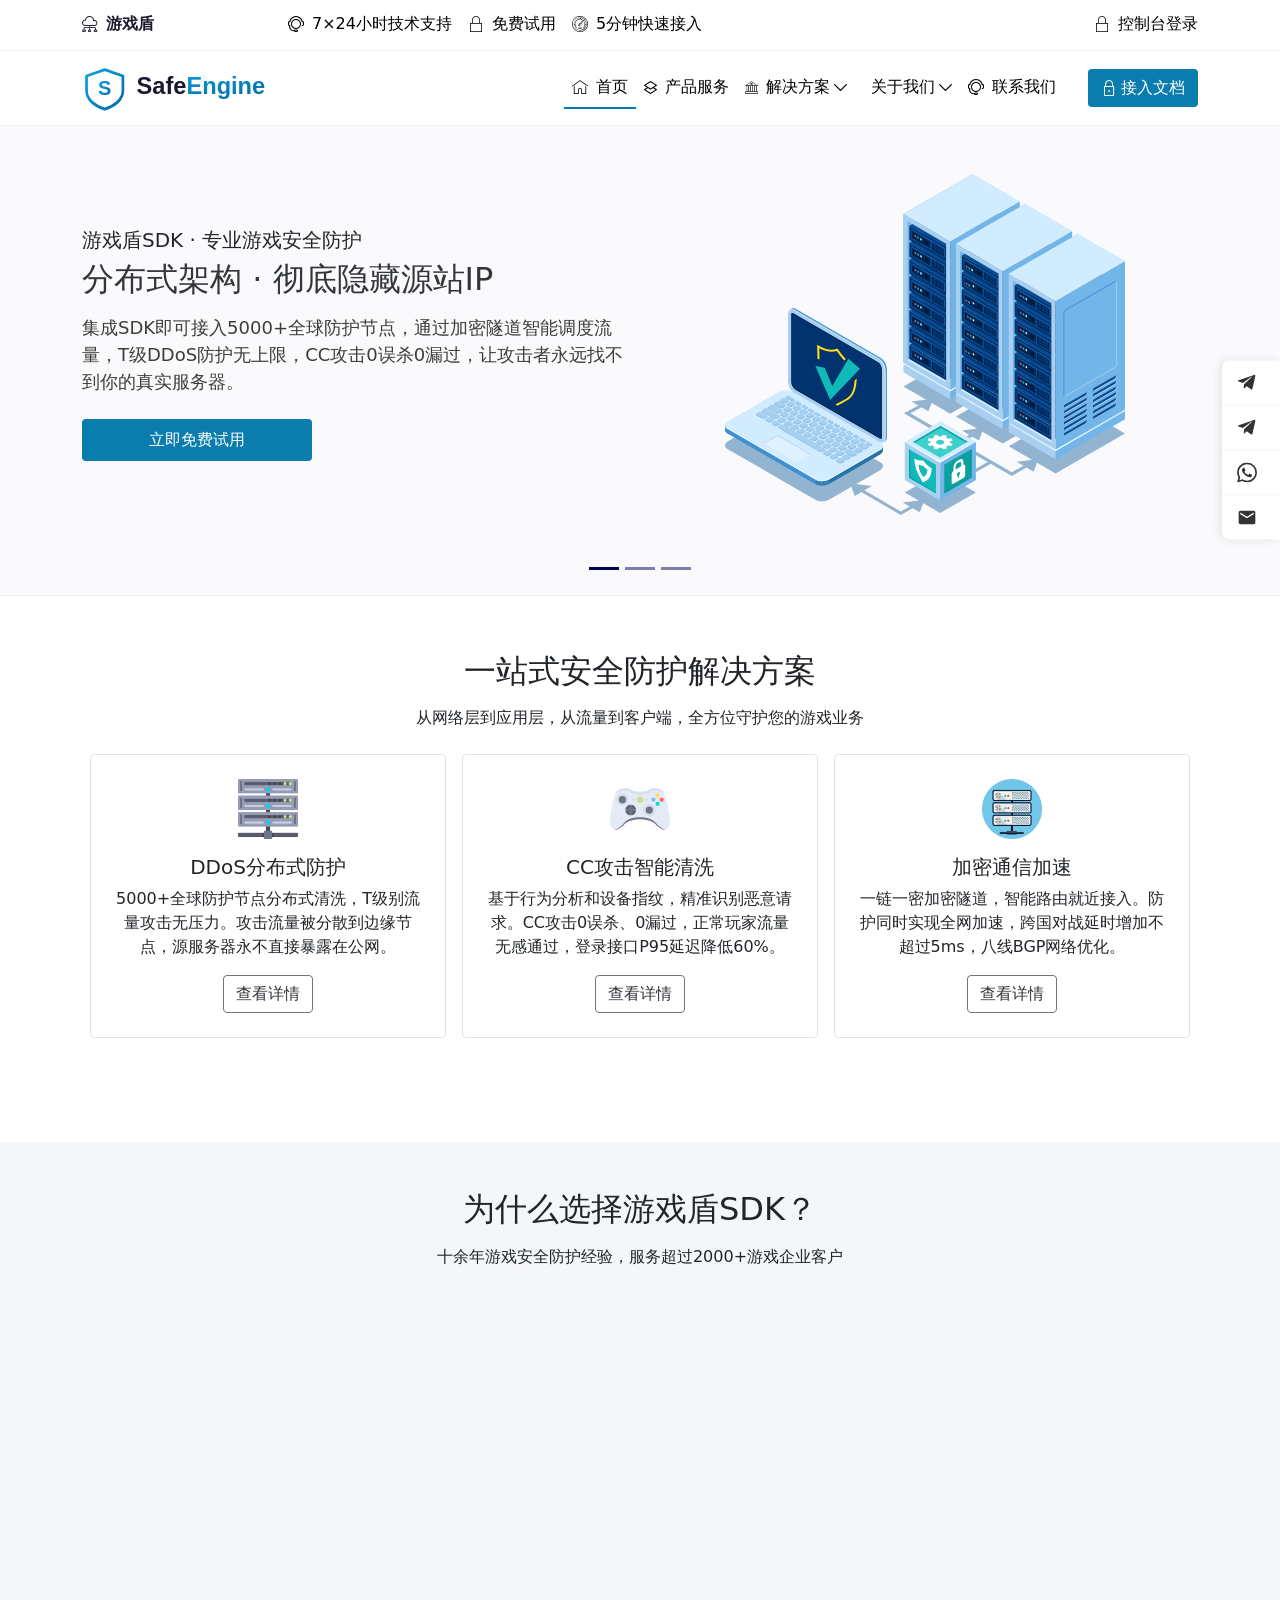
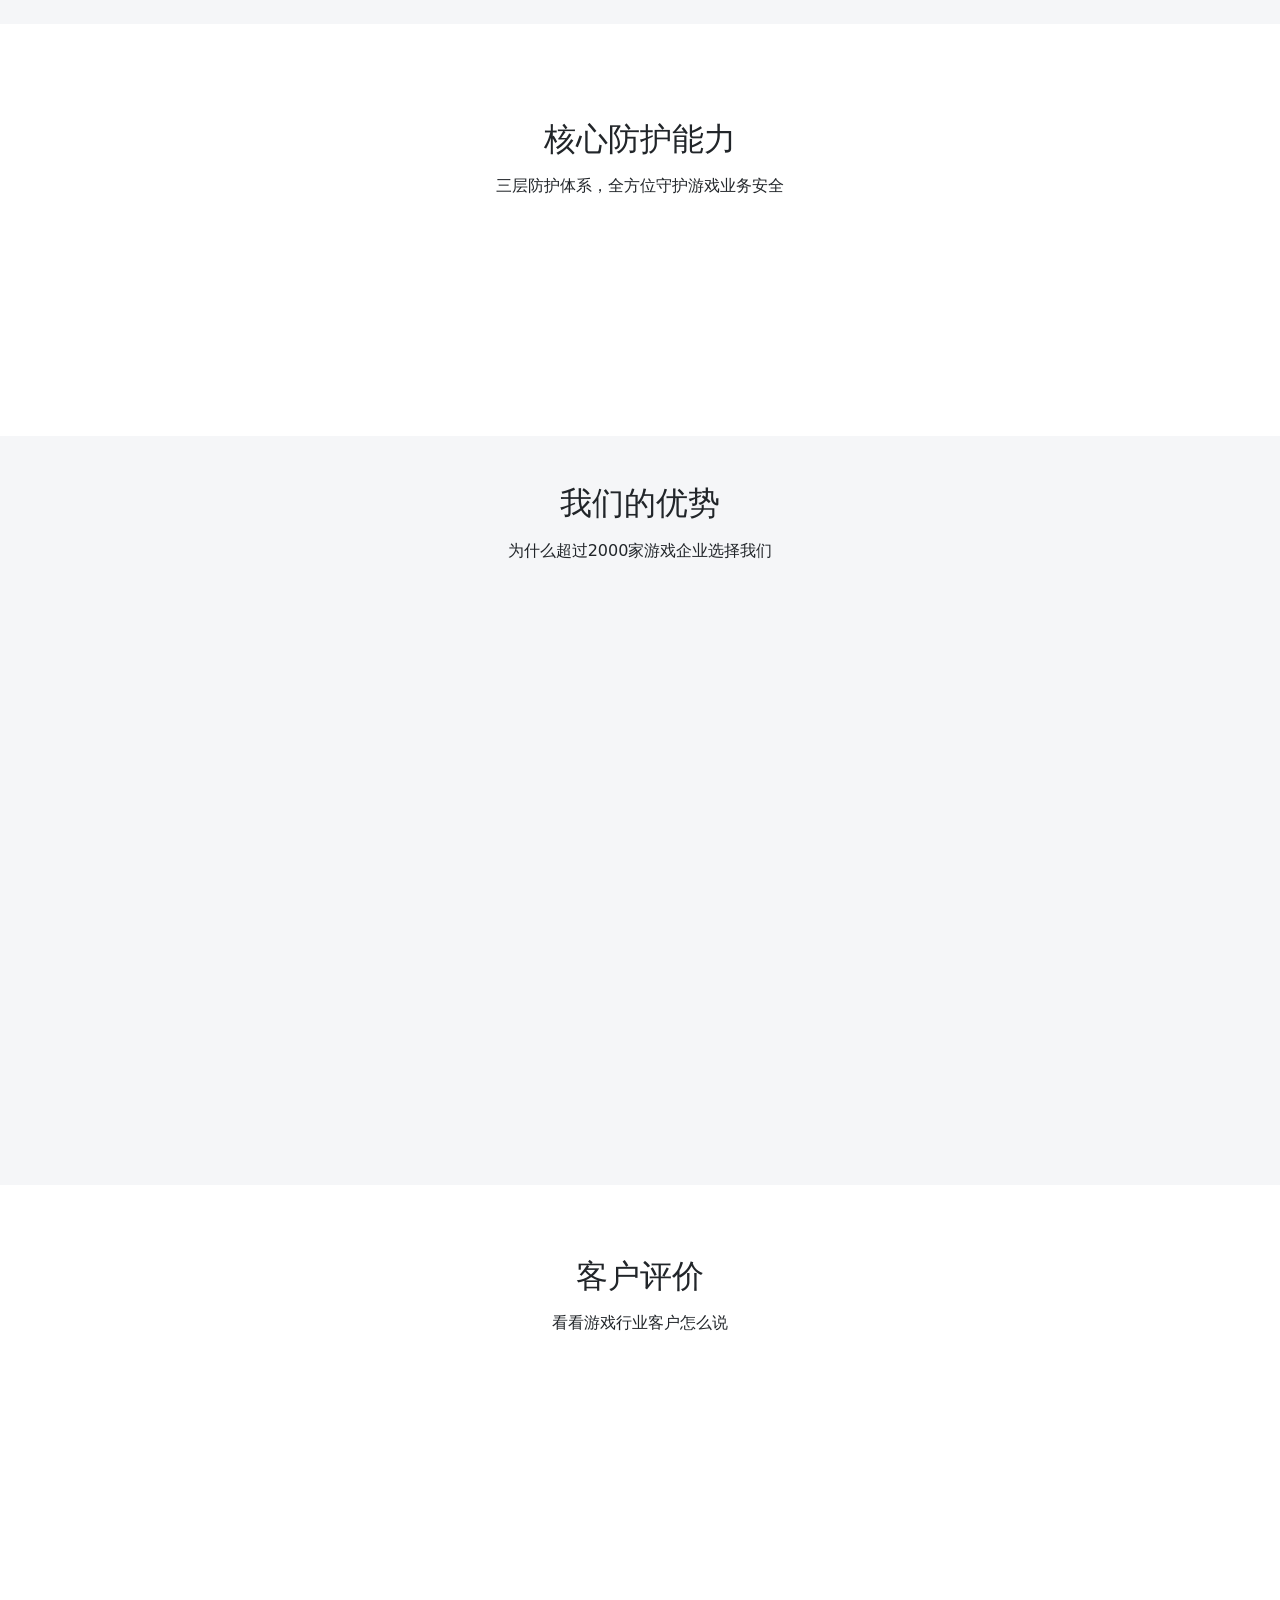
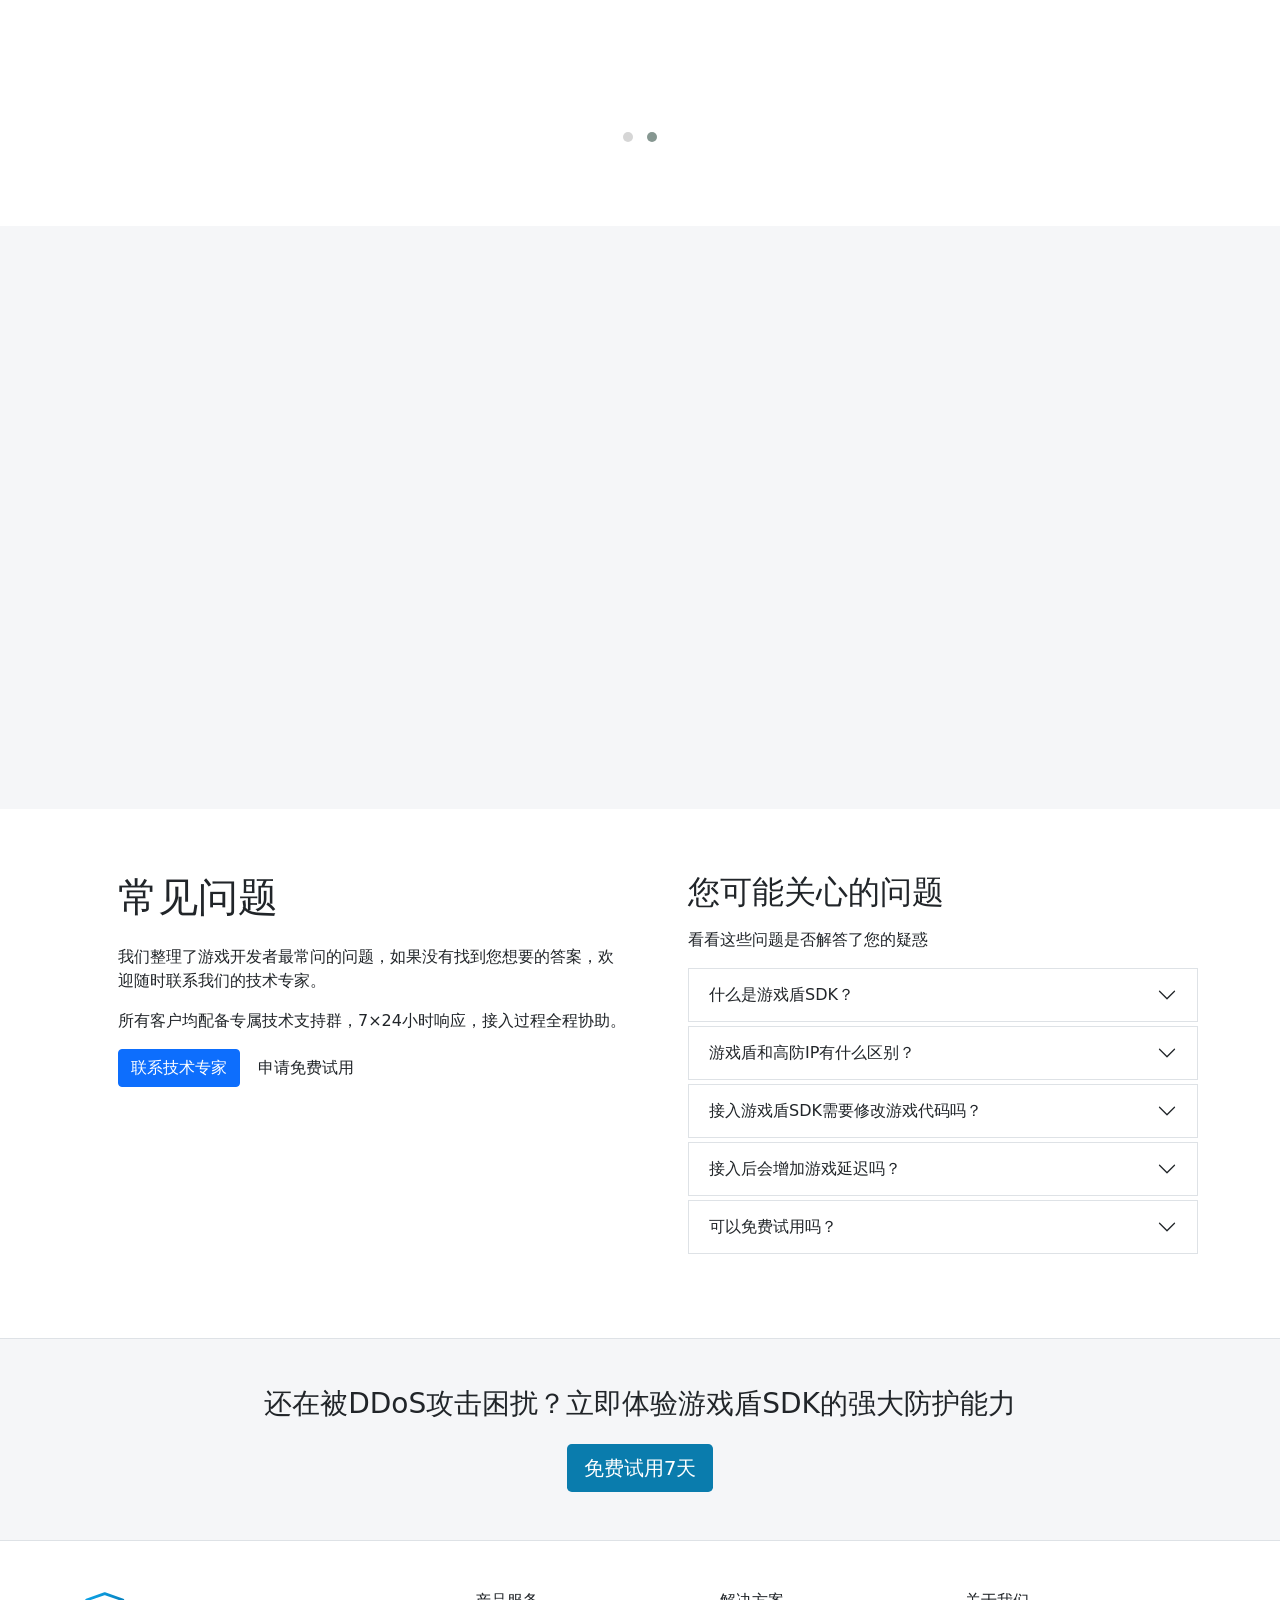
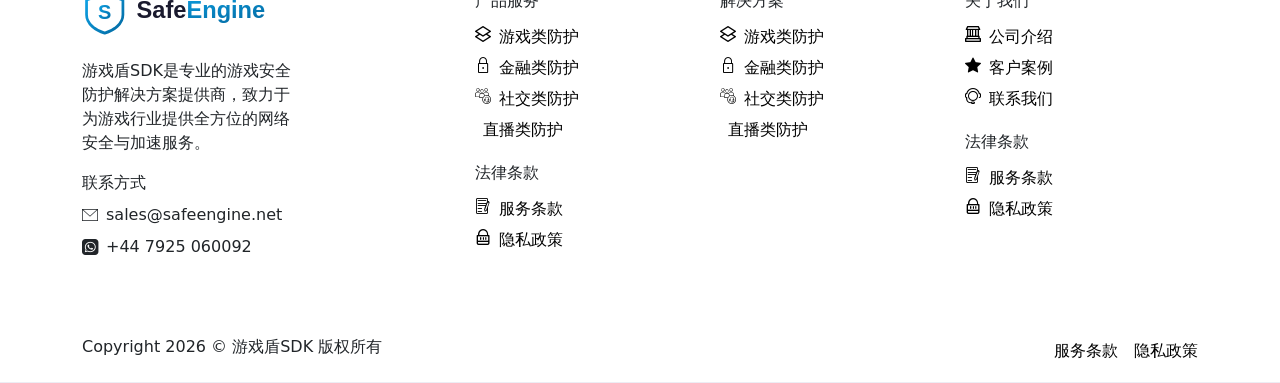
<file: index.html>
<!DOCTYPE html>
<html lang="zh-CN">
<head>
    <meta charset="UTF-8">
    <meta http-equiv="X-UA-Compatible" content="IE=edge">
    <meta name="viewport" content="width=device-width, initial-scale=1.0">
    <meta name="author" content="GameShield SDK">
    <meta name="description" content="游戏盾SDK - 专业的游戏安全防护解决方案，提供DDoS防护、CC攻击清洗、加密通信、反外挂、反篡改、防DNS污染、防运营商封锁、防屏蔽等全链路安全能力，5000+分布式防护节点，一链一密，彻底隐藏源站IP，为游戏业务保驾护航。">
    <meta name="keywords" content="游戏盾,游戏盾SDK,游戏DDoS防护,游戏防CC攻击,游戏安全,反外挂SDK,游戏加速,加密隧道,游戏高防">
    <link rel="canonical" href="https://www.safeengine.net/">

    <script type="application/ld+json">
    {
        "@context": "https://schema.org",
        "@type": "Service",
        "name": "游戏盾SDK",
        "description": "提供DDoS防护、CC清洗、防劫持、防DNS污染、链路加密与源站隐藏的游戏安全服务。",
        "keyword": ["防劫持", "防DNS劫持", "防封锁", "防运营商劫持", "抗DDoS", "CC防护", "源站隐藏", "游戏安全", "防举报"],
        "provider": {
            "@type": "Organization",
            "name": "游戏盾SDK"
        },
        "areaServed": "全球"
    }
    </script>
    <link rel="stylesheet" href="assets/bootstrap/css/bootstrap.min.css">
    <link rel="stylesheet" href="assets/icons/crowbarcode-icons.css">
    <link rel="stylesheet" href="assets/css/animate.min.css">
    <link rel="stylesheet" href="assets/css/hover-min.css">
    <link rel="stylesheet" href="assets/owl-carousel/owl.carousel.min.css">
    <link rel="stylesheet" href="assets/owl-carousel/owl.theme.default.css">
    <link rel="stylesheet" href="assets/css/aos.css">
    <link rel="stylesheet" href="assets/css/style.css">
    <link rel="stylesheet" href="assets/css/style-responsive.css">
    <link rel="stylesheet" href="assets/css/themes.css">
    <title>游戏盾SDK - 专业游戏安全防护解决方案 | DDoS防护·CC清洗·加密加速</title>
</head>
<body>

    <header>

        <div class="header-top pt-1 pb-1">

          <div class="container">

              <div class="row">

                  <div class="col-md-auto d-flex justify-content-start">

                      <div class="text-with-icon pt-2 pb-2" style="white-space: nowrap; font-size: 16px; font-weight: 600; color: #1a1a2e;"><i class="cci-cloud-06"></i><span class="ms-2">游戏盾</span></div>

                  </div>

                  <div data-menumobile="1" class="col-md-10 d-flex justify-content-end ms-auto">

                      <div class="menu-mobile-header pb-2">

                        <div class="row pt-2 pb-2">

                          <div class="col-md-8">

                            <div class="logo"><img src="assets/img/logos/onbley-logo-white.svg" alt=""></div>
    
                          </div>

                          <div class="col-md d-flex justify-content-center align-items-end ms-auto">

                            <button aria-label="Open one menu mobile" data-eventmenumobile="1" class="btn-menu-mobile green-hover"><i class="cci-uncheck-01 d-flex"></i></button>

                          </div>

                        </div>

                      </div>

                      <div class="d-flex w-100">

                        <a href="index.html#" class="text-with-icon text-black pt-2 pb-2 ms-3 skyblue-hover-border"><i class="cci-support-07"></i><span class="ms-2">7×24小时技术支持</span></a>
                        <a href="index.html#" class="text-with-icon text-black pt-2 pb-2 ms-3 skyblue-hover-border"><i class="cci-padlock-01"></i><span class="ms-2">免费试用</span></a>
                        <a href="index.html#" class="text-with-icon text-black pt-2 pb-2 ms-3 skyblue-hover-border"><i class="cci-speed-01"></i><span class="ms-2">5分钟快速接入</span></a>

                      </div>

                      <a href="index.html#" class="text-with-icon text-black pt-2 pb-2 skyblue-hover-border" style="white-space: nowrap;"><i class="cci-padlock-01"></i><span class="ms-2">控制台登录</span></a>

                  </div>

                  <div class="col-md-10 d-flex ms-auto">
                    <button aria-label="Open one menu mobile" data-eventmenumobile="1" class="green-hover"><i class="cci-menu-05 d-flex"></i></button>
                  </div>

              </div>

          </div>

        </div>

        <div class="header">

            <div class="container pt-2 pb-2">

                <div class="row align-items-center">

                    <div class="col-md-3">

                      <div class="col-md logo"><a href="index.html"><img src="assets/img/logos/onbley-logo-blue-and-black-gradient.svg" alt="游戏盾SDK Logo"></a></div>

                    </div>

                    <div data-menumobile="2" class="col-md-9 d-flex justify-content-end align-items-center">

                        <div class="menu-mobile-header w-100">

                          <div class="row pt-2 pb-2">

                            <div class="col-md-8">

                              <div class="logo"><img src="assets/img/logos/onbley-logo-white.svg" alt=""></div>
      
                            </div>

                            <div class="col-md d-flex justify-content-end align-items-center ms-auto">

                              <button aria-label="Open two menu mobile" data-eventmenumobile="2" class="btn-menu-mobile green-hover"><i class="cci-uncheck-01 d-flex"></i></button>

                            </div>

                          </div>

                        </div>

                        <nav class="navbar navbar-expand-lg navbar-light">
                            <div class="collapse navbar-collapse" id="navbarNavDropdown">
                                <ul class="navbar-nav">
                                  <li class="nav-item">
                                    <a class="nav-link skyblue-hover-border text-with-icon menu-active" aria-current="page" href="index.html"><i class="cci-home-05"></i><span class="ms-2">首页</span></a>
                                  </li>
                                  <li class="nav-item dropdown">
                                    <a class="nav-link skyblue-hover-border dropdown-toggle text-with-icon" href="game-shield-sdk.html" id="services" role="button" aria-expanded="false"><i class="cci-layer-01"></i><span class="ms-2">产品服务</span></a>
                                  </li>
                                  <li class="nav-item dropdown">
                                    <a class="nav-link skyblue-hover-border dropdown-toggle text-with-icon" href="index.html#" id="solutions" role="button" data-bs-toggle="dropdown" aria-expanded="false"><i class="cci-company-01"></i><span class="ms-2">解决方案</span><i class="cci-arrow-02 ms-1"></i></a>
                                    <ul class="dropdown-menu" aria-labelledby="solutions">
                                        <li><span class="dropdown-header h6">按类型</span></li>
                                        <li><a class="dropdown-item text-with-icon" href="solutions-game.html"><i class="cci-layer-01"></i><span class="ms-2">游戏类防护</span></a></li>
                                        <li><a class="dropdown-item text-with-icon" href="solutions-finance.html"><i class="cci-padlock-02"></i><span class="ms-2">金融类防护</span></a></li>
                                        <li><a class="dropdown-item text-with-icon" href="solutions-social.html"><i class="cci-group-01"></i><span class="ms-2">社交类防护</span></a></li>
                                        <li><a class="dropdown-item text-with-icon" href="solutions-live.html"><i class="cci-video-01"></i><span class="ms-2">直播类防护</span></a></li>
                                    </ul>
                                  </li>
                                  <li class="nav-item dropdown">
                                    <a class="nav-link skyblue-hover-border dropdown-toggle text-with-icon" href="index.html#" id="company" role="button" data-bs-toggle="dropdown" aria-expanded="false"><i class="cci-info"></i><span class="ms-2">关于我们</span><i class="cci-arrow-02 ms-1"></i></a>
                                    <ul class="dropdown-menu" aria-labelledby="company">
                                      <li><a class="dropdown-item text-with-icon rounded" href="about-us.html"><i class="cci-company-02"></i><span class="ms-2">公司介绍</span></a></li>
                                      <li><a class="dropdown-item text-with-icon rounded" href="cases.html"><i class="cci-star-fill-01"></i><span class="ms-2">客户案例</span></a></li>
                                      <li><a class="dropdown-item text-with-icon rounded" href="contact-us.html"><i class="cci-support-07"></i><span class="ms-2">联系我们</span></a></li>
                                    </ul>
                                  </li>
                                  <li><a class="nav-link skyblue-hover-border text-with-icon" aria-current="page" href="contact-us.html"><i class="cci-support-07"></i><span class="ms-2">联系我们</span></a></li>
                                </ul>
                              </div>
                        </nav>

                        <a href="sdk-docs.html" class="btn btn-skyblue text-with-icon align-items-center justify-content-center h-100 ms-4"><i class="cci-padlock-02"></i><span class="ms-1">接入文档</span></a>

                    </div>

                    <div class="col-md d-flex justify-content-end ms-auto">
                      <button aria-label="Open two menu mobile" data-eventmenumobile="2" class="green-hover"><i class="cci-menu-08 d-flex"></i></button>
                    </div>

                </div>

            </div>

        </div>

    </header>

    <main>

        <div id="carousel-home" class="carousel slide" data-bs-ride="carousel">

            <div class="carousel-indicators">
              <button type="button" data-bs-target="#carousel-home" data-bs-slide-to="0" class="active" aria-current="true" aria-label="Slide 1"></button>
              <button type="button" data-bs-target="#carousel-home" data-bs-slide-to="1" aria-label="Slide 2"></button>
              <button type="button" data-bs-target="#carousel-home" data-bs-slide-to="2" aria-label="Slide 3"></button>
            </div>

            <div class="carousel-inner">

              <div class="bg-grey-lighter carousel-item active">
                
                <div class="container">

                    <div class="row">

                        <div class="col-md pt-5 pb-5 d-flex flex-column justify-content-center">
    
                            <span class="h5 subtitle">游戏盾SDK · 专业游戏安全防护</span>
    
                            <span class="h2 text-grey-ligther">分布式架构 · 彻底隐藏源站IP</span>
                            
                            <p class="mt-2 text-grey">集成SDK即可接入5000+全球防护节点，通过加密隧道智能调度流量，T级DDoS防护无上限，CC攻击0误杀0漏过，让攻击者永远找不到你的真实服务器。</p>

                            <a href="game-shield-sdk.html" class="btn btn-lg btn-skyblue rounded mt-2">立即免费试用</a>

                        </div>
    
                        <div class="col-md pt-5 pb-5 d-flex justify-content-center">

                            <div class="content-img"><img src="assets/img/design/server-01.svg" alt="游戏盾分布式防护架构"></div>

                        </div>
    
                    </div>

                </div>

              </div>

              <div class="bg-grey-lighter carousel-item">
                
                <div class="container">

                    <div class="row">

                        <div class="col-md pt-5 pb-5 d-flex flex-column justify-content-center">
    
                            <span class="h5 subtitle">一链一密 · 端到端加密通信</span>
    
                            <span class="h2 text-grey-ligther">加密隧道 + 智能识别 = 安全无忧</span>
                            
                            <p class="mt-2 text-grey">每个客户端连接独立加密密钥，接管客户端与服务器全部网络通信。精准区分正常玩家与攻击者，非正常流量在边缘节点直接拦截，源服务器零压力。</p>

                            <a href="encrypt-tunnel.html" class="btn btn-lg btn-skyblue rounded mt-2">了解加密技术</a>

                        </div>
    
                        <div class="col-md pt-5 pb-5 d-flex justify-content-center">

                            <div class="content-img"><img src="assets/img/design/private-02.svg" alt="加密通信隧道"></div>

                        </div>
    
                    </div>

                </div>

              </div>

              <div class="bg-grey-lighter carousel-item">
                
                <div class="container">

                    <div class="row">

                        <div class="col-md pt-5 pb-5 d-flex flex-column justify-content-center">
    
                            <span class="h5 subtitle">5分钟快速接入 · 支持全平台</span>
    
                            <span class="h2 text-grey-ligther">Android / iOS / Windows / macOS全平台覆盖</span>
                            
                            <p class="mt-2 text-grey">仅需2-3行代码即可完成SDK接入，支持Unity、Flutter、Cocos、UniApp、原生等主流APP框架，不改动原有业务逻辑。接入即防护，上线即安全。</p>

                            <a href="sdk-docs.html" class="btn btn-lg btn-skyblue rounded mt-2">获取接入文档</a>

                        </div>
    
                        <div class="col-md pt-5 pb-5 d-flex justify-content-center">

                            <div class="content-img"><img src="assets/img/design/cloud-02.svg" alt="全平台支持"></div>

                        </div>
    
                    </div>

                </div>

              </div>

            </div>

        </div>

        <section class="text-center p-4 pt-5 pb-5 mb-5">

          <div class="container mt-2">

              <h1 class="h2">一站式安全防护解决方案</h1>

              <p class="mt-3">从网络层到应用层，从流量到客户端，全方位守护您的游戏业务</p>
  
              <div class="features row row-hover-bg">
  
                  <div class="col border rounded p-4 d-flex justify-content-center align-items-center flex-column m-2 aos-init aos-animate" data-aos="fade-down-right">
  
                      <div class="content-img content-img-icon"><img src="assets/img/design/server-14.png" draggable="false" width="100" height="100" alt="DDoS防护"></div>
  
                      <span class="h5 mt-3 font-bold">DDoS分布式防护</span>
  
                      <p>5000+全球防护节点分布式清洗，T级别流量攻击无压力。攻击流量被分散到边缘节点，源服务器永不直接暴露在公网。</p>
  
                      <a href="anti-ddos.html" class="btn btn-outline-secondary">查看详情</a>
  
                  </div>
  
                  <div class="col border rounded p-4 d-flex justify-content-center align-items-center flex-column m-2 aos-init aos-animate" data-aos="fade-up">
  
                      <div class="content-img content-img-icon"><img src="assets/img/design/control.svg" draggable="false" width="100" height="100" alt="CC清洗"></div>
  
                      <span class="h5 mt-3 font-bold">CC攻击智能清洗</span>
  
                      <p>基于行为分析和设备指纹，精准识别恶意请求。CC攻击0误杀、0漏过，正常玩家流量无感通过，登录接口P95延迟降低60%。</p>
  
                      <a href="cc-protection.html" class="btn btn-outline-secondary">查看详情</a>
  
                  </div>
  
                  <div class="col border rounded p-4 d-flex justify-content-center align-items-center flex-column m-2 aos-init aos-animate" data-aos="fade-down-left">
  
                      <div class="content-img content-img-icon"><img src="assets/img/design/server-icon.png" draggable="false" width="100" height="100" alt="加密加速"></div>
  
                      <span class="h5 mt-3 font-bold">加密通信加速</span>
  
                      <p>一链一密加密隧道，智能路由就近接入。防护同时实现全网加速，跨国对战延时增加不超过5ms，八线BGP网络优化。</p>
  
                      <a href="encrypt-tunnel.html" class="btn btn-outline-secondary">查看详情</a>
  
                  </div>
                  
              </div>

          </div>     

        </section>

        <section class="bg-grey text-center p-4 pt-5 pb-5 mb-5">

          <div class="container">

              <h2 class="h2">为什么选择游戏盾SDK？</h2>

              <p class="mt-3">十余年游戏安全防护经验，服务超过2000+游戏企业客户</p>

              <div class="row features">

                  <div class="col-sm border rounded p-3 m-2 hvr-bounce-to-bottom bg-light d-flex flex-column aos-init aos-animate" data-aos="flip-up">

                      <i class="cci-security-01"></i>

                      <span class="h5">隐藏源站IP</span>

                      <p class="mt-1">动态虚拟IP技术，攻击者永远无法定位真实服务器，从根源杜绝DDoS攻击。</p>

                  </div>

                  <div class="col-sm border rounded p-3 m-2 hvr-bounce-to-bottom bg-light d-flex flex-column aos-init aos-animate" data-aos="flip-down">

                      <i class="cci-speed-01"></i>

                      <span class="h5">T级防护能力</span>

                      <p class="mt-1">总防御能力超6T，分布式节点集群，不依赖单点带宽硬抗，攻击越大越分散。</p>

                  </div>

                  <div class="col-sm border rounded p-3 m-2 hvr-bounce-to-bottom bg-light d-flex flex-column aos-init aos-animate" data-aos="flip-up">

                      <i class="cci-ssl-01"></i>

                      <span class="h5">一链一密加密</span>

                      <p class="mt-1">每个连接独立密钥加密，防抓包、防篡改、防重放，通信安全等级金融级。</p>

                  </div>

                  <div class="col-sm border rounded p-3 m-2 hvr-bounce-to-bottom bg-light d-flex flex-column aos-init aos-animate" data-aos="flip-down">

                      <i class="cci-support-03"></i>

                      <span class="h5">5分钟快速接入</span>

                      <p class="mt-1">SDK集成仅需2-3行代码，无需改动业务逻辑，专业技术团队全程协助接入。</p>

                  </div>

              </div>

          </div>

        </section>

        <section class="text-center pb-5 pt-5 pb-5">

          <div class="container">

              <h3 class="h2">核心防护能力</h3>

              <p class="mt-3">三层防护体系，全方位守护游戏业务安全</p>
  
              <div class="row mt-5">

                  <div class="col-sm hvr-underline-from-center aos-init aos-animate" data-aos="fade-right" data-aos-duration="700">

                      <span class="h5 font-bold">流量层防护</span>

                      <p class="mt-1">SYN Flood、ACK Flood、UDP Flood、ICMP Flood等各类流量型DDoS攻击清洗，分布式节点分散攻击压力。</p>

                  </div>

                  <div class="col-sm hvr-underline-from-center aos-init aos-animate" data-aos="zoom-in" data-aos-duration="700">

                      <span class="h5 font-bold">连接层防护</span>

                      <p class="mt-1">连接数限制、协议校验、异常连接识别，阻断半连接攻击和连接耗尽攻击，保障服务器连接池健康。</p>

                  </div>

                  <div class="col-sm hvr-underline-from-center aos-init aos-animate" data-aos="zoom-in" data-aos-duration="700">

                      <span class="h5 font-bold">应用层防护</span>

                      <p class="mt-1">CC攻击识别、封包攻击检测、自定义协议校验，精准区分正常玩家与恶意请求，0误杀0漏过。</p>

                  </div>

                  <div class="col-sm hvr-underline-from-center aos-init aos-animate" data-aos="fade-left" data-aos-duration="700">

                      <span class="h5 font-bold">终端层防护</span>

                      <p class="mt-1">设备指纹、环境检测、APP防篡改、反调试反HOOK，识别风险终端并自动隔离，从客户端源头拦截攻击。</p>

                  </div>

              </div>

          </div>
          
        </section>

        <section class="bg-grey text-center p-4 pt-5 pb-5 mb-5">

          <div class="container">

              <h5 class="h2">我们的优势</h5>

              <p class="mt-3">为什么超过2000家游戏企业选择我们</p>

              <div class="row justify-content-center features">

                  <div class="col-sm border rounded p-3 m-2 hvr-wobble-horizontal aos-init aos-animate d-flex flex-column bg-light" data-aos="fade-down-right">

                      <i class="cci-network-01"></i>

                      <span class="h5">5000+全球节点</span>

                      <p class="mt-1">节点遍布全球主要地区，八线BGP网络，智能调度就近接入，防护同时实现网络加速。</p>

                  </div>

                  <div class="col-sm border rounded p-3 m-2 hvr-wobble-horizontal aos-init aos-animate d-flex flex-column bg-light" data-aos="fade-down">

                      <i class="cci-secure-01"></i>

                      <span class="h5">AI智能识别</span>

                      <p class="mt-1">基于机器学习的行为分析模型，持续进化攻击识别能力，新型攻击秒级响应拦截。</p>

                  </div>

                  <div class="col-sm border rounded p-3 m-2 hvr-wobble-horizontal aos-init aos-animate d-flex flex-column bg-light" data-aos="fade-down-left">

                      <i class="cci-speed-01"></i>

                      <span class="h5">毫秒级切换</span>

                      <p class="mt-1">攻击触发时秒级切换调度策略，玩家无感知、不掉线，业务连续性保障99.99%。</p>

                  </div>

                  <div class="w-100"></div>

                  <div class="col-sm border rounded p-3 m-2 hvr-wobble-horizontal aos-init aos-animate d-flex flex-column bg-light" data-aos="fade-up-right">

                      <i class="cci-settings-01"></i>

                      <span class="h5">全平台支持</span>

                      <p class="mt-1">支持Android、iOS、Windows全平台，兼容Unity、Unreal、Cocos主流游戏引擎，原生接入。</p>

                  </div>    

                  <div class="col-sm border rounded p-3 m-2 hvr-wobble-horizontal aos-init aos-animate d-flex flex-column bg-light" data-aos="fade-up">

                      <i class="cci-list-02"></i>

                      <span class="h5">实时数据可视化</span>

                      <p class="mt-1">多维度实时数据看板，攻击事件、流量趋势、节点状态一目了然，安全态势全面掌控。</p>

                  </div>

                  <div class="col-sm border rounded p-3 m-2 hvr-wobble-horizontal aos-init aos-animate d-flex flex-column bg-light" data-aos="fade-up-left">

                      <i class="cci-support-03"></i>

                      <span class="h5">7×24专属服务</span>

                      <p class="mt-1">安全专家团队7×24小时值守，攻击事件应急响应，专属技术群全程跟进，快速解决问题。</p>

                  </div>

              </div>

          </div>

        </section>

        <section class="text-center p-4 pt-4 pb-5 mb-4">

          <div class="container">

              <h6 class="h2">客户评价</h6>

              <p class="mt-3">看看游戏行业客户怎么说</p>
  
              <div class="customer owl-carousel owl-theme owl-loaded owl-drag mt-5">
  
                  <div class="border rounded p-4 d-flex flex-column justify-content-center align-items-center" data-aos="fade-down-right" data-aos-duration="500">
  
                      <div class="content-img border rounded rounded-circle content-profile"><img class="border rounded rounded-circle" src="assets/img/profile/08m.jpg" width="100" height="100" alt="客户头像"></div>
  
                      <span class="h5 mt-3">某头部棋牌平台 CTO</span>
  
                      <p>"之前用高防IP，三天两头被打穿，玩家投诉不断。接入游戏盾SDK后，源站IP完全隐藏，攻击者根本找不到目标，再也没被打下来过。"</p>
  
                  </div>
  
                  <div class="border rounded p-4 d-flex flex-column justify-content-center align-items-center" data-aos="fade-down" data-aos-duration="500">
  
                      <div class="content-img border rounded rounded-circle content-profile"><img class="border rounded rounded-circle" src="assets/img/profile/01w.jpg" width="100" height="100" alt="客户头像"></div>
  
                      <span class="h5 mt-3">某MOBA手游 运营总监</span>
  
                      <p>"CC攻击是我们最头疼的问题，登录接口经常被刷爆。游戏盾的CC清洗效果太好了，0误杀，正常玩家完全无感，登录成功率提升到99.9%。"</p>
  
                  </div>
  
                  <div class="border rounded p-4 d-flex flex-column justify-content-center align-items-center" data-aos="fade-left" data-aos-duration="500">
  
                      <div class="content-img border rounded rounded-circle content-profile"><img class="border rounded rounded-circle" src="assets/img/profile/31m.jpg" width="100" height="100" alt="客户头像"></div>
  
                      <span class="h5 mt-3">某出海游戏 技术负责人</span>
  
                      <p>"全球节点加速效果超出预期，东南亚玩家延迟从200ms降到80ms，同时还解决了跨境DDoS攻击问题，一举两得。"</p>
  
                  </div>
  
                  <div class="border rounded p-4 d-flex flex-column justify-content-center align-items-center" data-aos="fade-down-right" data-aos-duration="500">
  
                      <div class="content-img border rounded rounded-circle content-profile"><img class="border rounded rounded-circle" src="assets/img/profile/10m.jpg" width="100" height="100" alt="客户头像"></div>
  
                      <span class="h5 mt-3">某MMORPG 安全主管</span>
  
                      <p>"接入非常简单，半天就搞定了。反外挂和APP防篡改功能也很实用，外挂工作室损失惨重，游戏环境干净多了。"</p>
  
                  </div>
  
              </div>

          </div>

        </section>

        <section aria-label="关于我们" class="bg-grey text-center p-4 pt-5 pb-5">

          <div class="container">

              <div class="row">

                  <div class="col d-flex align-items-center justify-content-center mt-3 mb-3 aos-init aos-animate" data-aos="fade-right">

                      <div class="content-img content-feature"><img class="img-thumbnail" src="assets/img/design/company.jpg" alt="公司团队"></div>

                  </div>

                  <div class="col text-start d-flex flex-column align-items-start align-self-start mt-3 mb-3 aos-init aos-animate" data-aos="fade-left">

                      <span class="h4 font-bold">关于游戏盾SDK</span>
                      
                      <p class="mt-2">游戏盾SDK是国内领先的游戏安全防护解决方案提供商，专注于为游戏行业提供DDoS防护、CC清洗、加密通信、反外挂等全链路安全服务。</p>

                      <p>我们拥有十余年安全攻防经验，构建了全球5000+分布式防护节点，服务超过2000家游戏企业客户，涵盖棋牌、MMO、MOBA、FPS、休闲等各类游戏类型。我们的使命是让每一个游戏开发者都能专注于创作好游戏，安全的事情交给我们。</p>

                      <div class="btn-groups">

                          <a class="btn btn-primary mt-1" href="about-us.html">了解更多</a>
                          <a class="btn btn-secondary mt-1" href="contact-us.html">联系我们</a>

                      </div>

                  </div>

              </div>

          </div>

        </section>

        <section aria-label="常见问题" class="accordion-bottom text-start p-4 pt-5 pb-5 mb-3">

          <div class="container">
  
              <div class="row">
  
                  <div class="col-sm text-left mt-3 mb-3 ps-5 pe-5">
  
                      <span class="h1">常见问题</span>
  
                      <p class="mt-4">我们整理了游戏开发者最常问的问题，如果没有找到您想要的答案，欢迎随时联系我们的技术专家。</p>
  
                      <p>所有客户均配备专属技术支持群，7×24小时响应，接入过程全程协助。</p>
  
                      <div class="btn-groups">
  
                          <a href="contact-us.html" class="btn btn-primary">联系技术专家</a>
                          <a href="contact-us.html" class="btn btn-outline-transparent">申请免费试用</a>
  
                      </div>
  
                  </div>
  
                  <div class="col-sm text-left mt-3 mb-3">
  
                      <span class="h2">您可能关心的问题</span>
  
                      <p class="mt-3">看看这些问题是否解答了您的疑惑</p>
                      
                      <div class="accordion accordion-flush" id="accordionQuestion">
                        <div class="accordion-item border mt-1 mb-1">
                          <h2 class="accordion-header" id="flush-headingOne">
                            <button class="accordion-button collapsed" type="button" data-bs-toggle="collapse" data-bs-target="#flush-collapseOne" aria-expanded="false" aria-controls="flush-collapseOne">什么是游戏盾SDK？</button>
                          </h2>
                          <div id="flush-collapseOne" class="accordion-collapse collapse" aria-labelledby="flush-headingOne" data-bs-parent="#accordionQuestion">
                            <div class="accordion-body">游戏盾SDK是一款集成到游戏客户端的安全防护开发包。集成后，游戏客户端不再直接连接源服务器，而是通过加密隧道连接到最近的防护节点，由云端完成流量清洗、攻击拦截、智能调度等安全处理。这种方式可以彻底隐藏源站真实IP，攻击者无法定位目标，从根源上解决DDoS和CC攻击问题。</div>
                          </div>
                        </div>
                        <div class="accordion-item border mt-1 mb-1">
                          <h2 class="accordion-header" id="flush-headingTwo">
                            <button class="accordion-button collapsed" type="button" data-bs-toggle="collapse" data-bs-target="#flush-collapseTwo" aria-expanded="false" aria-controls="flush-collapseTwo">游戏盾和高防IP有什么区别？</button>
                          </h2>
                          <div id="flush-collapseTwo" class="accordion-collapse collapse" aria-labelledby="flush-headingTwo" data-bs-parent="#accordionQuestion">
                            <div class="accordion-body">传统高防IP是通过DNS解析将流量牵引到清洗中心，源站IP仍然暴露，一旦被黑客探测到真实IP，高防就形同虚设。游戏盾SDK则是客户端主动连接防护节点，源站IP完全不出现在任何公开DNS记录中，攻击者根本无法定位。同时游戏盾采用分布式架构，不依赖单点带宽，防护能力理论上无上限，成本也更低。</div>
                          </div>
                        </div>
                        <div class="accordion-item border mt-1 mb-1">
                          <h2 class="accordion-header" id="flush-headingThree">
                            <button class="accordion-button collapsed" type="button" data-bs-toggle="collapse" data-bs-target="#flush-collapseThree" aria-expanded="false" aria-controls="flush-collapseThree">接入游戏盾SDK需要修改游戏代码吗？</button>
                          </h2>
                          <div id="flush-collapseThree" class="accordion-collapse collapse" aria-labelledby="flush-headingThree" data-bs-parent="#accordionQuestion">
                            <div class="accordion-body">接入非常简单。仅需在游戏启动时调用2-3个初始化接口，SDK会自动接管网络通信层，游戏业务代码完全不需要改动。我们提供完整的接入文档和Demo，支持Android、iOS、Windows全平台，兼容Unity、Unreal、Cocos等主流引擎。一般游戏团队半天即可完成接入测试。</div>
                          </div>
                        </div>
                        <div class="accordion-item border mt-1 mb-1">
                          <h2 class="accordion-header" id="flush-headingFour">
                            <button class="accordion-button collapsed" type="button" data-bs-toggle="collapse" data-bs-target="#flush-collapseFour" aria-expanded="false" aria-controls="flush-collapseFour">接入后会增加游戏延迟吗？</button>
                          </h2>
                          <div id="flush-collapseFour" class="accordion-collapse collapse" aria-labelledby="flush-headingFour" data-bs-parent="#accordionQuestion">
                            <div class="accordion-body">正常情况下，游戏盾不仅不会增加延迟，反而会因为就近接入和智能路由而降低延迟。我们在全球部署了5000+防护节点，SDK会自动为玩家选择距离最近、网络质量最好的节点接入。实测数据显示，国内玩家延迟增加控制在2ms以内，跨国对战延时增加不超过5ms，玩家完全无感知。</div>
                          </div>
                        </div>
                        <div class="accordion-item border mt-1 mb-1">
                          <h2 class="accordion-header" id="flush-headingFive">
                            <button class="accordion-button collapsed" type="button" data-bs-toggle="collapse" data-bs-target="#flush-collapseFive" aria-expanded="false" aria-controls="flush-collapseFive">可以免费试用吗？</button>
                          </h2>
                          <div id="flush-collapseFive" class="accordion-collapse collapse" aria-labelledby="flush-headingFive" data-bs-parent="#accordionQuestion">
                            <div class="accordion-body">可以。我们提供7天免费试用，包含完整的防护功能，您可以在真实环境中验证防护效果。试用期间配备专属技术支持，协助完成接入和测试。满意后再选择适合的套餐，无任何强制消费。</div>
                          </div>
                        </div>
                      </div>
  
                  </div>
  
              </div>

          </div>
  
        </section>

    </main>

    <footer>

      <div class="w-100 m-0 row">

        <div class="col-md-12 bg-grey border-top border-bottom">

          <div class="container pt-5 pb-5 text-center">

            <p class="h3">还在被DDoS攻击困扰？立即体验游戏盾SDK的强大防护能力</p>

            <a href="contact-us.html" class="btn btn-lg btn-skyblue mt-3">免费试用7天</a>
            
          </div>

        </div>

        <div class="col-md-12">

          <div class="container pt-5 pb-5">

            <div class="row">

              <div class="col-md p-0">

                <div class="col-md logo"><a href="index.html"><img src="assets/img/logos/onbley-logo-blue-and-black-gradient.svg" alt="游戏盾SDK Logo"></a></div>                
                
                <p class="mt-4">游戏盾SDK是专业的游戏安全防护解决方案提供商，致力于为游戏行业提供全方位的网络安全与加速服务。</p>
                
                <span class="h6">联系方式</span>

                <div class="d-flex info-email mt-2 mb-1"><i class="cci-mail-03 d-flex align-items-center me-2"></i>sales@safeengine.net</div>
                <div class="d-flex info-email mt-2 mb-1"><i class="cci-whatsapp-fill-01 d-flex align-items-center me-2"></i>+44 7925 060092</div>

              </div>

              <div class="col-md">

                <span class="h6">产品服务</span>

                <ul class="mt-2 mb-3 links"><li><a class="d-flex me-2 text-grey green-skyblue text-link link-primary" href="solutions-game.html"><i class="cci-layer-01"></i><span class="ms-2">游戏类防护</span></a></li><li><a class="d-flex me-2 text-grey green-skyblue text-link link-primary" href="solutions-finance.html"><i class="cci-padlock-02"></i><span class="ms-2">金融类防护</span></a></li><li><a class="d-flex me-2 text-grey green-skyblue text-link link-primary" href="solutions-social.html"><i class="cci-group-01"></i><span class="ms-2">社交类防护</span></a></li><li><a class="d-flex me-2 text-grey green-skyblue text-link link-primary" href="solutions-live.html"><i class="cci-video-01"></i><span class="ms-2">直播类防护</span></a></li></ul>

                <span class="h6">法律条款</span>

                <ul class="mt-2 mb-3 links">
                  <li><a class="d-flex me-2 text-grey green-skyblue text-link link-primary" href="terms-of-service.html"><i class="cci-contract-01"></i><span class="ms-2">服务条款</span></a></li>
                  <li><a class="d-flex me-2 text-grey green-skyblue text-link link-primary" href="privacy-policy.html"><i class="cci-padlock-03"></i><span class="ms-2">隐私政策</span></a></li>
                </ul>

              </div>

              <div class="col-md">

                <span class="h6">解决方案</span>

                <ul class="mt-2 mb-3 links">
                  <li><a class="d-flex me-2 text-grey green-skyblue text-link link-primary" href="solutions-game.html"><i class="cci-layer-01"></i><span class="ms-2">游戏类防护</span></a></li>
                  <li><a class="d-flex me-2 text-grey green-skyblue text-link link-primary" href="solutions-finance.html"><i class="cci-padlock-02"></i><span class="ms-2">金融类防护</span></a></li>
                  <li><a class="d-flex me-2 text-grey green-skyblue text-link link-primary" href="solutions-social.html"><i class="cci-group-01"></i><span class="ms-2">社交类防护</span></a></li>
                  <li><a class="d-flex me-2 text-grey green-skyblue text-link link-primary" href="solutions-live.html"><i class="cci-video-01"></i><span class="ms-2">直播类防护</span></a></li>
                </ul>

              </div>

              <div class="col-md">

                <span class="h6">关于我们</span>

                <ul class="mt-2 mb-3 links">
                  <li><a class="d-flex me-2 text-grey green-skyblue text-link link-primary" href="about-us.html"><i class="cci-company-02"></i><span class="ms-2">公司介绍</span></a></li>
                  <li><a class="d-flex me-2 text-grey green-skyblue text-link link-primary" href="cases.html"><i class="cci-star-fill-01"></i><span class="ms-2">客户案例</span></a></li>
                  <li><a class="d-flex me-2 text-grey green-skyblue text-link link-primary" href="contact-us.html"><i class="cci-support-07"></i><span class="ms-2">联系我们</span></a></li>
                </ul>
                
                <span class="h6">法律条款</span>

                <ul class="mt-2 mb-3 links">
                  <li><a class="d-flex me-2 text-grey green-skyblue text-link link-primary" href="terms-of-service.html"><i class="cci-contract-01"></i><span class="ms-2">服务条款</span></a></li>
                  <li><a class="d-flex me-2 text-grey green-skyblue text-link link-primary" href="privacy-policy.html"><i class="cci-padlock-03"></i><span class="ms-2">隐私政策</span></a></li>
                </ul>

              </div>

            </div>

          </div>

        </div>

        <div class="col-md-12 pt-3 pb-3">
          
          <div class="container">

            <div class="row">

              <div class="col-md p-0">

                <p>Copyright 2026 © 游戏盾SDK 版权所有</p>

              </div>

              <div class="col-md p-0 d-flex justify-content-end">

                <ul class="links links-in-line">
                  <li><a href="terms-of-service.html" class="d-flex me-2 green-hover text-link link-primary">服务条款</a></li>
                  <li><a href="privacy-policy.html" class="d-flex ms-2 green-hover text-link link-primary">隐私政策</a></li>
                </ul>

              </div>

            </div>

          </div>

        </div>

      </div>

    </footer>

    <!-- 右侧悬浮客服 -->
    <style>
        .float-contact {
            position: fixed;
            right: 0;
            top: 50%;
            transform: translateY(-50%);
            z-index: 9999;
            display: flex;
            flex-direction: column;
            gap: 0;
            box-shadow: -2px 0 10px rgba(0,0,0,0.1);
            border-radius: 8px 0 0 8px;
            overflow: hidden;
        }
        .float-contact a {
            display: flex;
            align-items: center;
            padding: 12px 15px;
            background: #fff;
            color: #333;
            text-decoration: none;
            font-size: 13px;
            border-bottom: 1px solid #f0f0f0;
            transition: all 0.3s;
            white-space: nowrap;
        }
        .float-contact a:last-child {
            border-bottom: none;
        }
        .float-contact a:hover {
            background: #0ea5e9;
            color: #fff;
            padding-right: 20px;
        }
        .float-contact a i {
            font-size: 18px;
            margin-right: 8px;
        }
        .float-contact a svg {
            width: 20px;
            height: 20px;
            margin-right: 8px;
            flex-shrink: 0;
            transition: transform 0.2s;
        }
        .float-contact a:hover svg {
            transform: scale(1.15);
        }
        .float-contact .fc-label {
            max-width: 0;
            overflow: hidden;
            transition: max-width 0.3s;
        }
        .float-contact a:hover .fc-label {
            max-width: 200px;
        }
    </style>
    <div class="float-contact">
        <a href="https://t.me/dunsdk" target="_blank" title="Telegram: @dunsdk" aria-label="Telegram @dunsdk">
            <svg width="20" height="20" viewBox="0 0 24 24" fill="currentColor" aria-hidden="true"><path d="M21.94 4.6 18.6 19.34c-.25 1.14-.92 1.42-1.86.88l-5.15-3.79-2.49 2.4c-.28.28-.5.5-1.03.5l.37-5.25L17.78 5.4c.4-.36-.09-.56-.62-.2L7.06 12.5l-5.18-1.62c-1.13-.35-1.15-1.13.24-1.67L20.3 2.93c.94-.35 1.76.22 1.64 1.67z"/></svg>
            <span class="fc-label">Telegram @dunsdk</span>
        </a>
        <a href="https://t.me/youxidun" target="_blank" title="Telegram: @youxidun" aria-label="Telegram @youxidun">
            <svg width="20" height="20" viewBox="0 0 24 24" fill="currentColor" aria-hidden="true"><path d="M21.94 4.6 18.6 19.34c-.25 1.14-.92 1.42-1.86.88l-5.15-3.79-2.49 2.4c-.28.28-.5.5-1.03.5l.37-5.25L17.78 5.4c.4-.36-.09-.56-.62-.2L7.06 12.5l-5.18-1.62c-1.13-.35-1.15-1.13.24-1.67L20.3 2.93c.94-.35 1.76.22 1.64 1.67z"/></svg>
            <span class="fc-label">Telegram @youxidun</span>
        </a>
        <a href="https://wa.me/447925060092" target="_blank" title="WhatsApp: +44 7925 060092" aria-label="WhatsApp">
            <svg width="20" height="20" viewBox="0 0 24 24" fill="currentColor"><path d="M17.472 14.382c-.297-.149-1.758-.867-2.03-.967-.273-.099-.471-.148-.67.15-.197.297-.767.966-.94 1.164-.173.199-.347.223-.644.075-.297-.15-1.255-.463-2.39-1.475-.883-.788-1.48-1.761-1.653-2.059-.173-.297-.018-.458.13-.606.134-.133.298-.347.446-.52.149-.174.198-.298.298-.497.099-.198.05-.371-.025-.52-.074-.149-.669-1.612-.916-2.207-.242-.579-.487-.5-.669-.51-.173-.008-.371-.01-.57-.01-.198 0-.52.074-.792.372-.272.297-1.04 1.016-1.04 2.479 0 1.462 1.065 2.875 1.213 3.074.149.198 2.096 3.2 5.077 4.487.709.306 1.262.489 1.694.625.712.227 1.36.195 1.871.118.571-.085 1.758-.719 2.006-1.413.248-.694.248-1.289.173-1.413-.074-.124-.272-.198-.57-.347m-5.421 7.403h-.004a9.87 9.87 0 01-5.031-1.378l-.361-.214-3.741.982.998-3.648-.235-.374a9.86 9.86 0 01-1.51-5.26c.001-5.45 4.436-9.884 9.888-9.884 2.64 0 5.122 1.03 6.988 2.898a9.825 9.825 0 012.893 6.994c-.003 5.45-4.437 9.884-9.885 9.884m8.413-18.297A11.815 11.815 0 0012.05 0C5.495 0 .16 5.335.157 11.892c0 2.096.547 4.142 1.588 5.945L.057 24l6.305-1.654a11.882 11.882 0 005.683 1.448h.005c6.554 0 11.89-5.335 11.893-11.893a11.821 11.821 0 00-3.48-8.413z"/></svg>
            <span class="fc-label">WhatsApp +44 7925 060092</span>
        </a>
        <a href="mailto:aoecloud@hotmail.com" title="邮箱: aoecloud@hotmail.com" aria-label="邮箱">
            <svg width="20" height="20" viewBox="0 0 24 24" fill="currentColor"><path d="M20 4H4c-1.1 0-1.99.9-1.99 2L2 18c0 1.1.9 2 2 2h16c1.1 0 2-.9 2-2V6c0-1.1-.9-2-2-2zm0 4l-8 5-8-5V6l8 5 8-5v2z"/></svg>
            <span class="fc-label">aoecloud@hotmail.com</span>
        </a>
    </div>
    
    <script src="assets/js/jquery-3.6.0.slim.min.js"></script>
    <script src="assets/bootstrap/js/bootstrap.bundle.min.js"></script>
    <script src="assets/owl-carousel/owl.carousel.min.js"></script>
    <script src="assets/js/aos.js"></script>
    <script src="assets/js/main.js"></script>
</body>
</html>
</file>
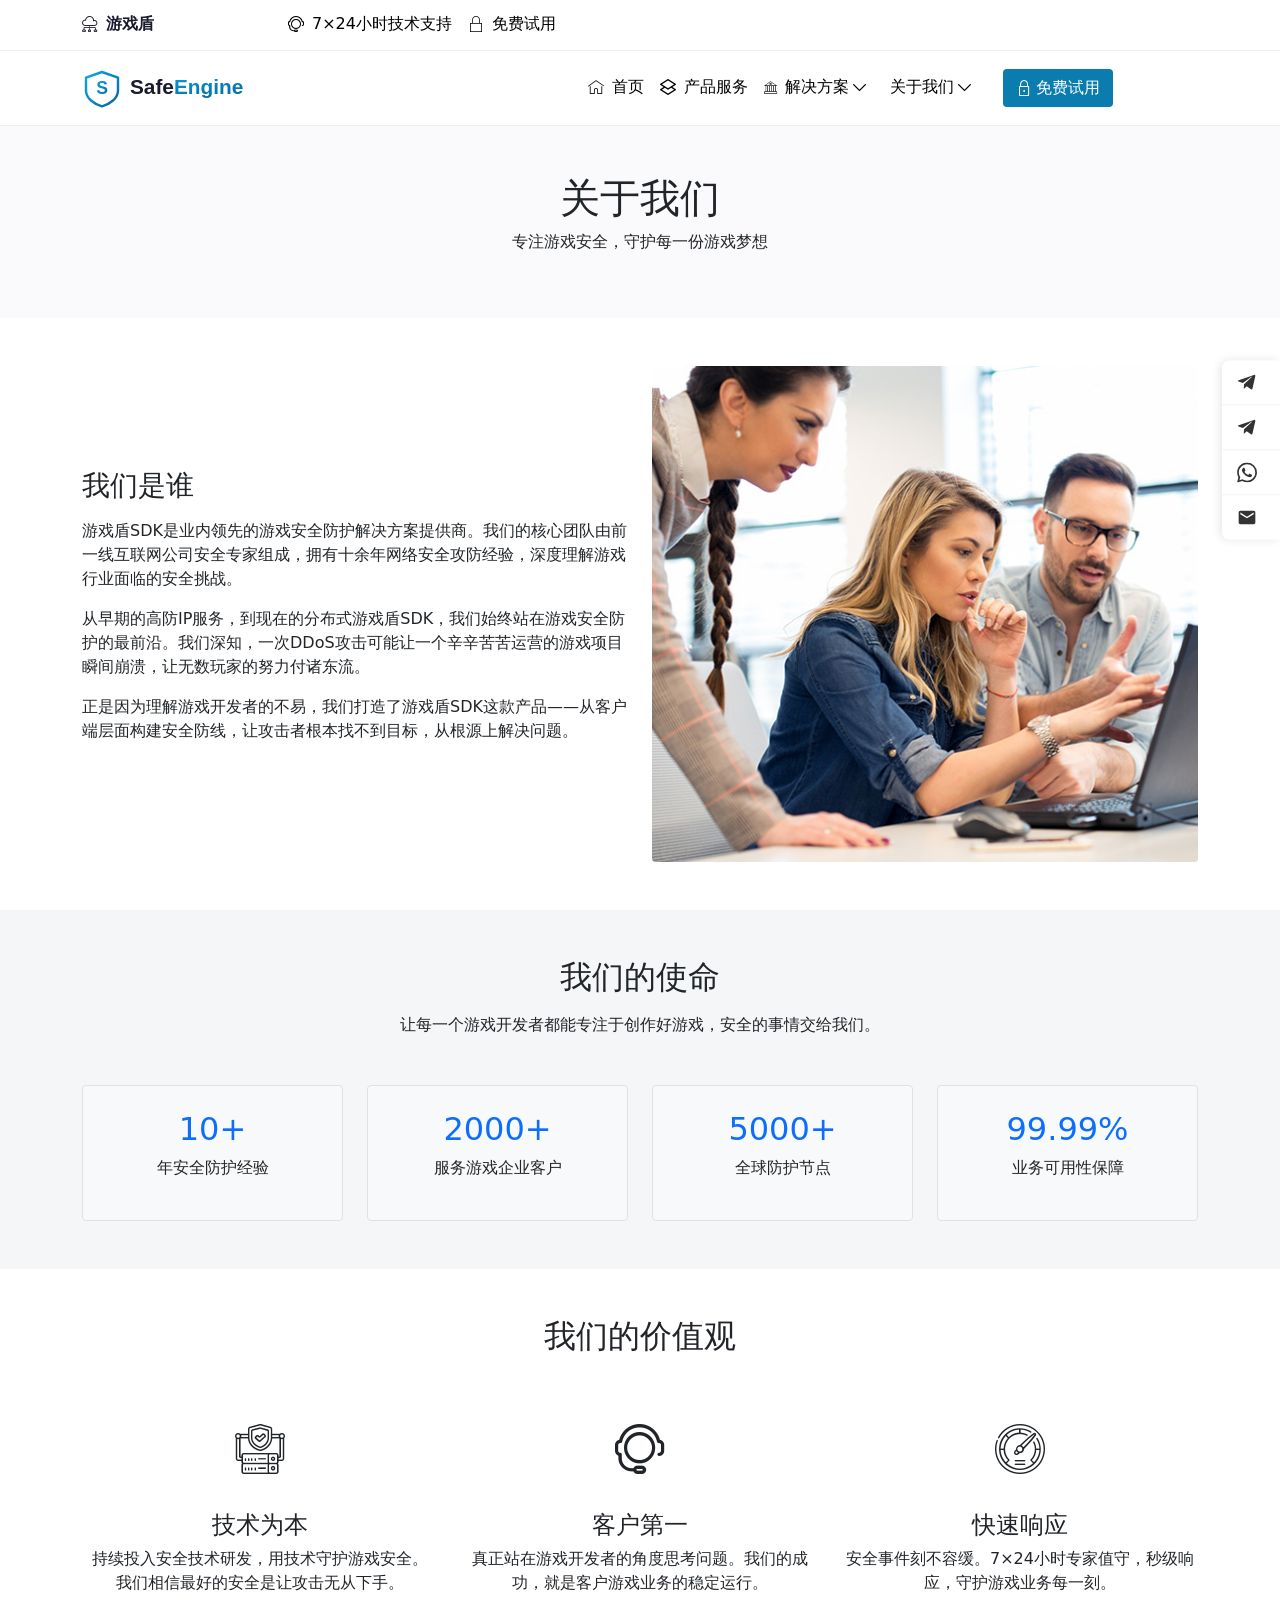
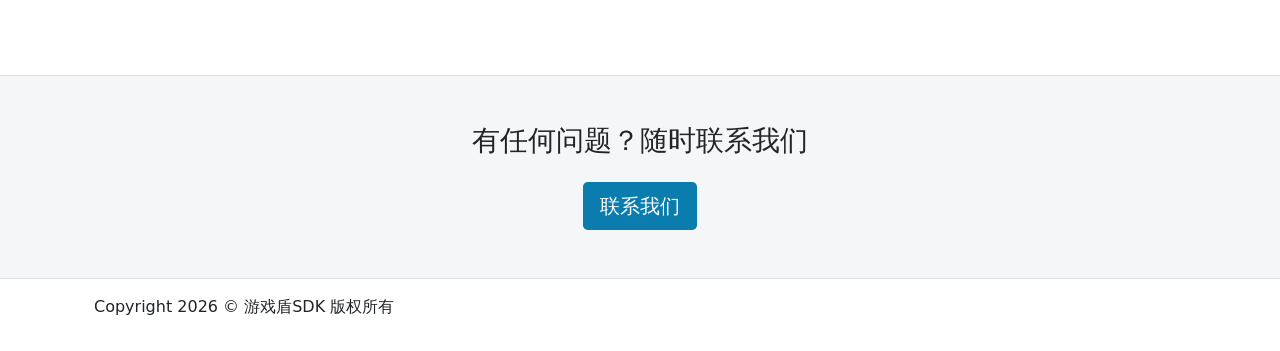
<file: about-us.html>
<!DOCTYPE html>
<html lang="zh-CN">
<head>
    <meta charset="UTF-8">
    <meta http-equiv="X-UA-Compatible" content="IE=edge">
    <meta name="viewport" content="width=device-width, initial-scale=1.0">
    <meta name="author" content="GameShield SDK">
    <meta name="description" content="关于游戏盾SDK - 专注游戏安全防护十余年，服务2000+游戏企业客户，提供DDoS防护、CC清洗、反外挂等全方位安全解决方案。">
    <link rel="stylesheet" href="assets/bootstrap/css/bootstrap.min.css">
    <link rel="stylesheet" href="assets/icons/crowbarcode-icons.css">
    <link rel="stylesheet" href="assets/css/animate.min.css">
    <link rel="stylesheet" href="assets/css/hover-min.css">
    <link rel="stylesheet" href="assets/owl-carousel/owl.carousel.min.css">
    <link rel="stylesheet" href="assets/owl-carousel/owl.theme.default.css">
    <link rel="stylesheet" href="assets/css/aos.css">
    <link rel="stylesheet" href="assets/css/style.css">
    <link rel="stylesheet" href="assets/css/style-responsive.css">
    <link rel="stylesheet" href="assets/css/themes.css">
    <title>关于我们 - 游戏盾SDK</title>
</head>
<body>

    <header>
    <div class="header-top pt-1 pb-1">
      <div class="container">
          <div class="row">
              <div class="col-md-auto d-flex justify-content-start">
                  <div class="text-with-icon pt-2 pb-2" style="white-space: nowrap; font-size: 16px; font-weight: 600; color: #1a1a2e;"><i class="cci-cloud-06"></i><span class="ms-2">游戏盾</span></div>
              </div>
              <div data-menumobile="1" class="col-md-10 d-flex justify-content-end ms-auto">
                  <div class="d-flex w-100">
                    <a href="index.html#" class="text-with-icon text-black pt-2 pb-2 ms-3 skyblue-hover-border"><i class="cci-support-07"></i><span class="ms-2">7×24小时技术支持</span></a>
                    <a href="index.html#" class="text-with-icon text-black pt-2 pb-2 ms-3 skyblue-hover-border"><i class="cci-padlock-01"></i><span class="ms-2">免费试用</span></a>
                  </div>
              </div>
          </div>
      </div>
    </div>

    <div class="header">
        <div class="container pt-2 pb-2">
            <div class="row align-items-center">
                <div class="col-md-3 logo"><a href="index.html"><img src="assets/img/logos/onbley-logo-blue-and-black-gradient.svg" alt="游戏盾SDK Logo"></a></div>
                <div data-menumobile="2" class="col-md-9 d-flex justify-content-end align-items-center">
                    <nav class="navbar navbar-expand-lg navbar-light">
                        <div class="collapse navbar-collapse" id="navbarNavDropdown">
                            <ul class="navbar-nav">
                              <li class="nav-item">
                                <a class="nav-link skyblue-hover-border text-with-icon" href="index.html"><i class="cci-home-05"></i><span class="ms-2">首页</span></a>
                              </li>
                              <li class="nav-item">
                                <a class="nav-link skyblue-hover-border text-with-icon" href="game-shield-sdk.html"><i class="cci-layer-01"></i><span class="ms-2">产品服务</span></a>
                              </li>
                              <li class="nav-item dropdown">
                                <a class="nav-link skyblue-hover-border dropdown-toggle text-with-icon" href="index.html#" role="button" data-bs-toggle="dropdown" aria-expanded="false" id="solutions"><i class="cci-company-01"></i><span class="ms-2">解决方案</span><i class="cci-arrow-02 ms-1"></i></a>
                                <ul class="dropdown-menu" aria-labelledby="solutions">
                                    <li><span class="dropdown-header h6">按类型</span></li>
                                    <li><a class="dropdown-item text-with-icon" href="solutions-game.html"><i class="cci-layer-01"></i><span class="ms-2">游戏类防护</span></a></li>
                                    <li><a class="dropdown-item text-with-icon" href="solutions-finance.html"><i class="cci-padlock-02"></i><span class="ms-2">金融类防护</span></a></li>
                                    <li><a class="dropdown-item text-with-icon" href="solutions-social.html"><i class="cci-group-01"></i><span class="ms-2">社交类防护</span></a></li>
                                    <li><a class="dropdown-item text-with-icon" href="solutions-live.html"><i class="cci-video-01"></i><span class="ms-2">直播类防护</span></a></li>
                                </ul>
                              </li>
                              <li class="nav-item dropdown">
                                <a class="nav-link skyblue-hover-border dropdown-toggle text-with-icon" href="index.html#" role="button" data-bs-toggle="dropdown" aria-expanded="false" id="company"><i class="cci-info"></i><span class="ms-2">关于我们</span><i class="cci-arrow-02 ms-1"></i></a>
                                <ul class="dropdown-menu" aria-labelledby="company">
                                  <li><a class="dropdown-item text-with-icon rounded active" href="about-us.html"><i class="cci-company-02"></i><span class="ms-2">公司介绍</span></a></li>
                                  <li><a class="dropdown-item text-with-icon rounded" href="contact-us.html"><i class="cci-support-07"></i><span class="ms-2">联系我们</span></a></li>
                                </ul>
                              </li>
                            </ul>
                          </div>
                    </nav>
                    <a href="contact-us.html" class="btn btn-skyblue text-with-icon align-items-center justify-content-center h-100 ms-4"><i class="cci-padlock-02"></i><span class="ms-1">免费试用</span></a>
                </div>
            </div>
        </div>
    </div>
</header>

    <main>

        <div class="bg-grey-lighter pt-5 pb-5">
            <div class="container">
                <h1 class="text-center">关于我们</h1>
                <p class="text-center mt-2">专注游戏安全，守护每一份游戏梦想</p>
            </div>
        </div>

        <section class="p-4 pt-5 pb-5">
            <div class="container">
                <div class="row align-items-center">
                    <div class="col-md-6">
                        <h2 class="h3">我们是谁</h2>
                        <p class="mt-3">游戏盾SDK是业内领先的游戏安全防护解决方案提供商。我们的核心团队由前一线互联网公司安全专家组成，拥有十余年网络安全攻防经验，深度理解游戏行业面临的安全挑战。</p>
                        <p class="mt-2">从早期的高防IP服务，到现在的分布式游戏盾SDK，我们始终站在游戏安全防护的最前沿。我们深知，一次DDoS攻击可能让一个辛辛苦苦运营的游戏项目瞬间崩溃，让无数玩家的努力付诸东流。</p>
                        <p class="mt-2">正是因为理解游戏开发者的不易，我们打造了游戏盾SDK这款产品——从客户端层面构建安全防线，让攻击者根本找不到目标，从根源上解决问题。</p>
                    </div>
                    <div class="col-md-6 text-center">
                        <img src="assets/img/design/company.jpg" alt="公司团队" class="img-fluid rounded">
                    </div>
                </div>
            </div>
        </section>

        <section class="bg-grey p-4 pt-5 pb-5">
            <div class="container text-center">
                <h2 class="h2">我们的使命</h2>
                <p class="mt-3 mx-auto" style="max-width: 700px;">让每一个游戏开发者都能专注于创作好游戏，安全的事情交给我们。</p>
                
                <div class="row mt-5">
                    <div class="col-md-3">
                        <div class="border rounded p-4 bg-light">
                            <span class="h2 text-primary">10+</span>
                            <p class="mt-2">年安全防护经验</p>
                        </div>
                    </div>
                    <div class="col-md-3">
                        <div class="border rounded p-4 bg-light">
                            <span class="h2 text-primary">2000+</span>
                            <p class="mt-2">服务游戏企业客户</p>
                        </div>
                    </div>
                    <div class="col-md-3">
                        <div class="border rounded p-4 bg-light">
                            <span class="h2 text-primary">5000+</span>
                            <p class="mt-2">全球防护节点</p>
                        </div>
                    </div>
                    <div class="col-md-3">
                        <div class="border rounded p-4 bg-light">
                            <span class="h2 text-primary">99.99%</span>
                            <p class="mt-2">业务可用性保障</p>
                        </div>
                    </div>
                </div>
            </div>
        </section>

        <section class="p-4 pt-5 pb-5">
            <div class="container">
                <h2 class="h2 text-center">我们的价值观</h2>
                <div class="row mt-5">
                    <div class="col-md-4 text-center p-3">
                        <i class="cci-security-01" style="font-size: 50px;"></i>
                        <h4 class="mt-3">技术为本</h4>
                        <p class="mt-2">持续投入安全技术研发，用技术守护游戏安全。我们相信最好的安全是让攻击无从下手。</p>
                    </div>
                    <div class="col-md-4 text-center p-3">
                        <i class="cci-support-07" style="font-size: 50px;"></i>
                        <h4 class="mt-3">客户第一</h4>
                        <p class="mt-2">真正站在游戏开发者的角度思考问题。我们的成功，就是客户游戏业务的稳定运行。</p>
                    </div>
                    <div class="col-md-4 text-center p-3">
                        <i class="cci-speed-01" style="font-size: 50px;"></i>
                        <h4 class="mt-3">快速响应</h4>
                        <p class="mt-2">安全事件刻不容缓。7×24小时专家值守，秒级响应，守护游戏业务每一刻。</p>
                    </div>
                </div>
            </div>
        </section>

    </main>

    <footer>
      <div class="w-100 m-0 row">
        <div class="col-md-12 bg-grey border-top border-bottom">
          <div class="container pt-5 pb-5 text-center">
            <p class="h3">有任何问题？随时联系我们</p>
            <a href="contact-us.html" class="btn btn-lg btn-skyblue mt-3">联系我们</a>
          </div>
        </div>
        <div class="col-md-12 pt-3 pb-3">
          <div class="container">
            <p>Copyright 2026 © 游戏盾SDK 版权所有</p>
          </div>
        </div>
      </div>
    </footer>

    <!-- 右侧悬浮客服 -->
    <style>
        .float-contact {
            position: fixed;
            right: 0;
            top: 50%;
            transform: translateY(-50%);
            z-index: 9999;
            display: flex;
            flex-direction: column;
            gap: 0;
            box-shadow: -2px 0 10px rgba(0,0,0,0.1);
            border-radius: 8px 0 0 8px;
            overflow: hidden;
        }
        .float-contact a {
            display: flex;
            align-items: center;
            padding: 12px 15px;
            background: #fff;
            color: #333;
            text-decoration: none;
            font-size: 13px;
            border-bottom: 1px solid #f0f0f0;
            transition: all 0.3s;
            white-space: nowrap;
        }
        .float-contact a:last-child {
            border-bottom: none;
        }
        .float-contact a:hover {
            background: #0ea5e9;
            color: #fff;
            padding-right: 20px;
        }
        .float-contact a i {
            font-size: 18px;
            margin-right: 8px;
        }
        .float-contact a svg {
            width: 20px;
            height: 20px;
            margin-right: 8px;
            flex-shrink: 0;
            transition: transform 0.2s;
        }
        .float-contact a:hover svg {
            transform: scale(1.15);
        }
        .float-contact .fc-label {
            max-width: 0;
            overflow: hidden;
            transition: max-width 0.3s;
        }
        .float-contact a:hover .fc-label {
            max-width: 200px;
        }
    </style>
    <div class="float-contact">
        <a href="https://t.me/dunsdk" target="_blank" title="Telegram: @dunsdk" aria-label="Telegram @dunsdk">
            <svg width="20" height="20" viewBox="0 0 24 24" fill="currentColor" aria-hidden="true"><path d="M21.94 4.6 18.6 19.34c-.25 1.14-.92 1.42-1.86.88l-5.15-3.79-2.49 2.4c-.28.28-.5.5-1.03.5l.37-5.25L17.78 5.4c.4-.36-.09-.56-.62-.2L7.06 12.5l-5.18-1.62c-1.13-.35-1.15-1.13.24-1.67L20.3 2.93c.94-.35 1.76.22 1.64 1.67z"/></svg>
            <span class="fc-label">Telegram @dunsdk</span>
        </a>
        <a href="https://t.me/youxidun" target="_blank" title="Telegram: @youxidun" aria-label="Telegram @youxidun">
            <svg width="20" height="20" viewBox="0 0 24 24" fill="currentColor" aria-hidden="true"><path d="M21.94 4.6 18.6 19.34c-.25 1.14-.92 1.42-1.86.88l-5.15-3.79-2.49 2.4c-.28.28-.5.5-1.03.5l.37-5.25L17.78 5.4c.4-.36-.09-.56-.62-.2L7.06 12.5l-5.18-1.62c-1.13-.35-1.15-1.13.24-1.67L20.3 2.93c.94-.35 1.76.22 1.64 1.67z"/></svg>
            <span class="fc-label">Telegram @youxidun</span>
        </a>
        <a href="https://wa.me/447925060092" target="_blank" title="WhatsApp: +44 7925 060092" aria-label="WhatsApp">
            <svg width="20" height="20" viewBox="0 0 24 24" fill="currentColor"><path d="M17.472 14.382c-.297-.149-1.758-.867-2.03-.967-.273-.099-.471-.148-.67.15-.197.297-.767.966-.94 1.164-.173.199-.347.223-.644.075-.297-.15-1.255-.463-2.39-1.475-.883-.788-1.48-1.761-1.653-2.059-.173-.297-.018-.458.13-.606.134-.133.298-.347.446-.52.149-.174.198-.298.298-.497.099-.198.05-.371-.025-.52-.074-.149-.669-1.612-.916-2.207-.242-.579-.487-.5-.669-.51-.173-.008-.371-.01-.57-.01-.198 0-.52.074-.792.372-.272.297-1.04 1.016-1.04 2.479 0 1.462 1.065 2.875 1.213 3.074.149.198 2.096 3.2 5.077 4.487.709.306 1.262.489 1.694.625.712.227 1.36.195 1.871.118.571-.085 1.758-.719 2.006-1.413.248-.694.248-1.289.173-1.413-.074-.124-.272-.198-.57-.347m-5.421 7.403h-.004a9.87 9.87 0 01-5.031-1.378l-.361-.214-3.741.982.998-3.648-.235-.374a9.86 9.86 0 01-1.51-5.26c.001-5.45 4.436-9.884 9.888-9.884 2.64 0 5.122 1.03 6.988 2.898a9.825 9.825 0 012.893 6.994c-.003 5.45-4.437 9.884-9.885 9.884m8.413-18.297A11.815 11.815 0 0012.05 0C5.495 0 .16 5.335.157 11.892c0 2.096.547 4.142 1.588 5.945L.057 24l6.305-1.654a11.882 11.882 0 005.683 1.448h.005c6.554 0 11.89-5.335 11.893-11.893a11.821 11.821 0 00-3.48-8.413z"/></svg>
            <span class="fc-label">WhatsApp +44 7925 060092</span>
        </a>
        <a href="mailto:aoecloud@hotmail.com" title="邮箱: aoecloud@hotmail.com" aria-label="邮箱">
            <svg width="20" height="20" viewBox="0 0 24 24" fill="currentColor"><path d="M20 4H4c-1.1 0-1.99.9-1.99 2L2 18c0 1.1.9 2 2 2h16c1.1 0 2-.9 2-2V6c0-1.1-.9-2-2-2zm0 4l-8 5-8-5V6l8 5 8-5v2z"/></svg>
            <span class="fc-label">aoecloud@hotmail.com</span>
        </a>
    </div>    
    <script src="assets/js/jquery-3.6.0.slim.min.js"></script>
    <script src="assets/bootstrap/js/bootstrap.bundle.min.js"></script>
    <script src="assets/owl-carousel/owl.carousel.min.js"></script>
    <script src="assets/js/aos.js"></script>
    <script src="assets/js/main.js"></script>
</body>
</html>
</file>
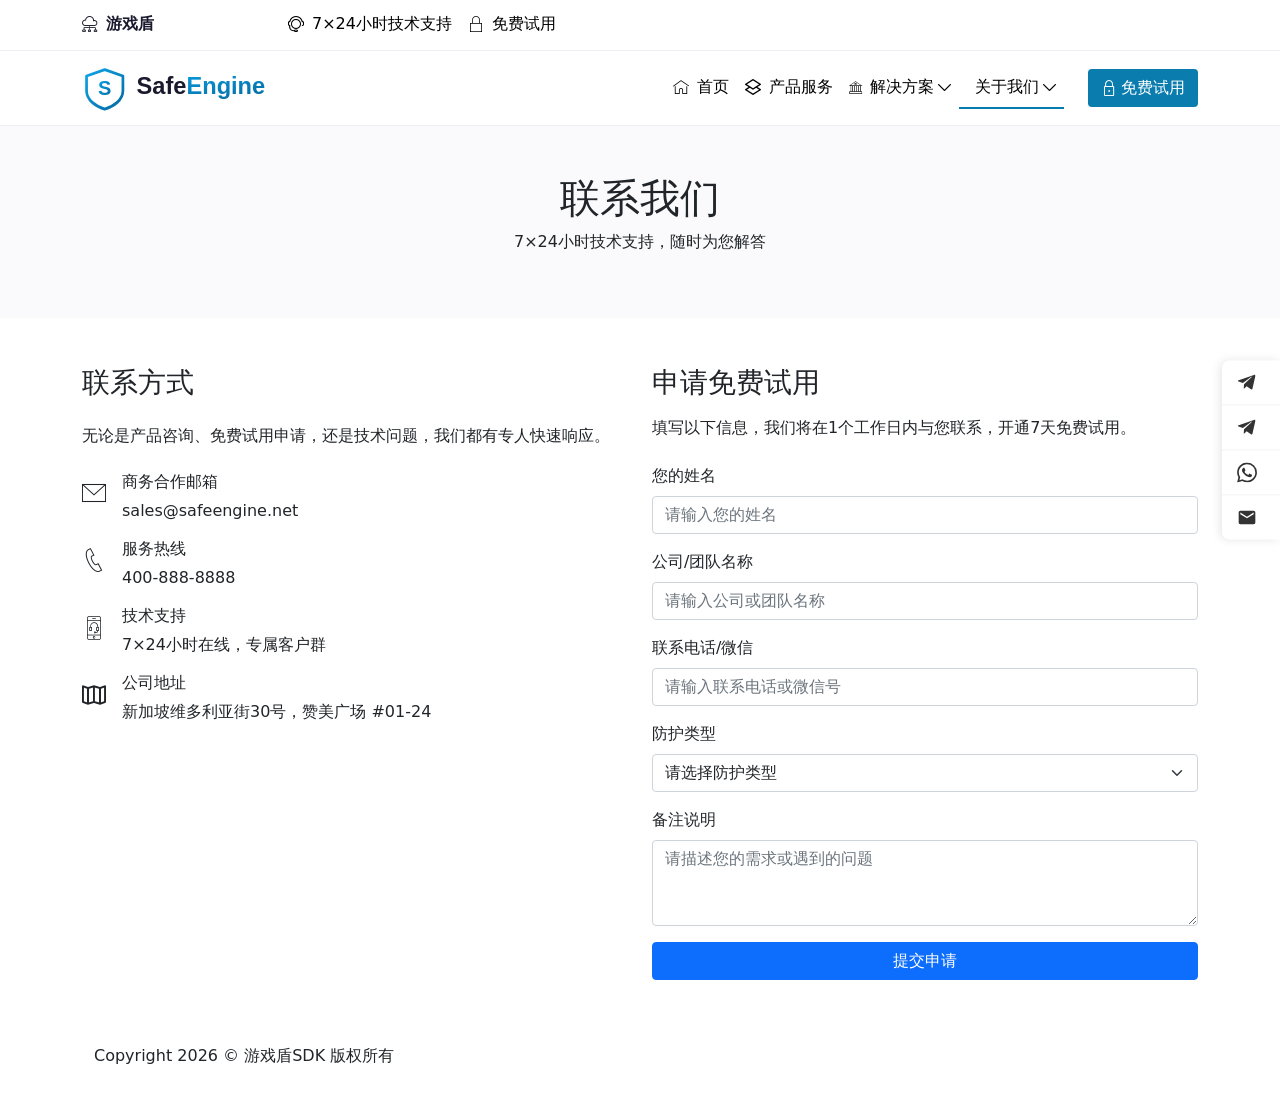
<file: contact-us.html>
<!DOCTYPE html>
<html lang="zh-CN">
<head>
    <meta charset="UTF-8">
    <meta http-equiv="X-UA-Compatible" content="IE=edge">
    <meta name="viewport" content="width=device-width, initial-scale=1.0">
    <meta name="author" content="GameShield SDK">
    <meta name="description" content="联系游戏盾SDK - 7×24小时技术支持，免费试用申请，商务合作咨询。">
    <link rel="stylesheet" href="assets/bootstrap/css/bootstrap.min.css">
    <link rel="stylesheet" href="assets/icons/crowbarcode-icons.css">
    <link rel="stylesheet" href="assets/css/animate.min.css">
    <link rel="stylesheet" href="assets/css/hover-min.css">
    <link rel="stylesheet" href="assets/owl-carousel/owl.carousel.min.css">
    <link rel="stylesheet" href="assets/owl-carousel/owl.theme.default.css">
    <link rel="stylesheet" href="assets/css/aos.css">
    <link rel="stylesheet" href="assets/css/style.css">
    <link rel="stylesheet" href="assets/css/style-responsive.css">
    <link rel="stylesheet" href="assets/css/themes.css">
    <title>联系我们 - 游戏盾SDK</title>
</head>
<body>

    <header>
        <div class="header-top pt-1 pb-1">
          <div class="container">
              <div class="row">
                  <div class="col-md-auto d-flex justify-content-start">
                      <div class="text-with-icon pt-2 pb-2" style="white-space: nowrap; font-size: 16px; font-weight: 600; color: #1a1a2e;"><i class="cci-cloud-06"></i><span class="ms-2">游戏盾</span></div>
                  </div>
                  <div data-menumobile="1" class="col-md-10 d-flex justify-content-end ms-auto">
                      <div class="d-flex w-100">
                        <a href="index.html#" class="text-with-icon text-black pt-2 pb-2 ms-3 skyblue-hover-border"><i class="cci-support-07"></i><span class="ms-2">7×24小时技术支持</span></a>
                        <a href="index.html#" class="text-with-icon text-black pt-2 pb-2 ms-3 skyblue-hover-border"><i class="cci-padlock-01"></i><span class="ms-2">免费试用</span></a>
                      </div>
                  </div>
              </div>
          </div>
        </div>

        <div class="header">
            <div class="container pt-2 pb-2">
                <div class="row align-items-center">
                    <div class="col-md-3">
                      <div class="col-md logo"><a href="index.html"><img src="assets/img/logos/onbley-logo-blue-and-black-gradient.svg" alt="游戏盾SDK Logo"></a></div>
                    </div>
                    <div data-menumobile="2" class="col-md-9 d-flex justify-content-end align-items-center">
                        <nav class="navbar navbar-expand-lg navbar-light">
                            <div class="collapse navbar-collapse" id="navbarNavDropdown">
                                <ul class="navbar-nav">
                                  <li class="nav-item">
                                    <a class="nav-link skyblue-hover-border text-with-icon" href="index.html"><i class="cci-home-05"></i><span class="ms-2">首页</span></a>
                                  </li>
                                  <li class="nav-item">
                                    <a class="nav-link skyblue-hover-border text-with-icon" href="game-shield-sdk.html"><i class="cci-layer-01"></i><span class="ms-2">产品服务</span></a>
                                  </li>
                                  <li class="nav-item dropdown">
                                    <a class="nav-link skyblue-hover-border dropdown-toggle text-with-icon" href="index.html#" id="solutions" role="button" data-bs-toggle="dropdown" aria-expanded="false"><i class="cci-company-01"></i><span class="ms-2">解决方案</span><i class="cci-arrow-02 ms-1"></i></a>
                                    <ul class="dropdown-menu" aria-labelledby="solutions">
                                        <li><span class="dropdown-header h6">按类型</span></li>
                                        <li><a class="dropdown-item text-with-icon" href="solutions-game.html"><i class="cci-layer-01"></i><span class="ms-2">游戏类防护</span></a></li>
                                        <li><a class="dropdown-item text-with-icon" href="solutions-finance.html"><i class="cci-padlock-02"></i><span class="ms-2">金融类防护</span></a></li>
                                        <li><a class="dropdown-item text-with-icon" href="solutions-social.html"><i class="cci-group-01"></i><span class="ms-2">社交类防护</span></a></li>
                                        <li><a class="dropdown-item text-with-icon" href="solutions-live.html"><i class="cci-video-01"></i><span class="ms-2">直播类防护</span></a></li>
                                    </ul>                                  </li>
                                  <li class="nav-item dropdown">
                                    <a class="nav-link skyblue-hover-border dropdown-toggle text-with-icon menu-active" href="index.html#" role="button" data-bs-toggle="dropdown" aria-expanded="false"><i class="cci-info"></i><span class="ms-2">关于我们</span><i class="cci-arrow-02 ms-1"></i></a>
                                    <ul class="dropdown-menu">
                                      <li><a class="dropdown-item text-with-icon rounded" href="about-us.html"><i class="cci-company-02"></i><span class="ms-2">公司介绍</span></a></li>
                                      <li><a class="dropdown-item text-with-icon rounded active" href="contact-us.html"><i class="cci-support-07"></i><span class="ms-2">联系我们</span></a></li>
                                    </ul>
                                  </li>
                                </ul>
                              </div>
                        </nav>
                        <a href="contact-us.html" class="btn btn-skyblue text-with-icon align-items-center justify-content-center h-100 ms-4"><i class="cci-padlock-02"></i><span class="ms-1">免费试用</span></a>
                    </div>
                </div>
            </div>
        </div>
    </header>

    <main>

        <div class="bg-grey-lighter pt-5 pb-5">
            <div class="container">
                <h1 class="text-center">联系我们</h1>
                <p class="text-center mt-2">7×24小时技术支持，随时为您解答</p>
            </div>
        </div>

        <section class="p-4 pt-5 pb-5">
            <div class="container">
                <div class="row">
                    <div class="col-md-6">
                        <h2 class="h3">联系方式</h2>
                        <p class="mt-4">无论是产品咨询、免费试用申请，还是技术问题，我们都有专人快速响应。</p>
                        
                        <div class="mt-4">
                            <div class="d-flex align-items-center mb-3">
                                <i class="cci-mail-03" style="font-size: 24px;"></i>
                                <div class="ms-3">
                                    <span class="h6 d-block">商务合作邮箱</span>
                                    <span>sales@safeengine.net</span>
                                </div>
                            </div>
                            <div class="d-flex align-items-center mb-3">
                                <i class="cci-phone-01" style="font-size: 24px;"></i>
                                <div class="ms-3">
                                    <span class="h6 d-block">服务热线</span>
                                    <span>400-888-8888</span>
                                </div>
                            </div>
                            <div class="d-flex align-items-center mb-3">
                                <i class="cci-support-03" style="font-size: 24px;"></i>
                                <div class="ms-3">
                                    <span class="h6 d-block">技术支持</span>
                                    <span>7×24小时在线，专属客户群</span>
                                </div>
                            </div>
                            <div class="d-flex align-items-center">
                                <i class="cci-map-01" style="font-size: 24px;"></i>
                                <div class="ms-3">
                                    <span class="h6 d-block">公司地址</span>
                                    <span>新加坡维多利亚街30号，赞美广场 #01-24</span>
                                </div>
                            </div>
                        </div>
                    </div>
                    
                    <div class="col-md-6">
                        <h2 class="h3">申请免费试用</h2>
                        <p class="mt-3">填写以下信息，我们将在1个工作日内与您联系，开通7天免费试用。</p>
                        
                        <form class="mt-4">
                            <div class="mb-3">
                                <label class="form-label">您的姓名</label>
                                <input type="text" class="form-control" placeholder="请输入您的姓名">
                            </div>
                            <div class="mb-3">
                                <label class="form-label">公司/团队名称</label>
                                <input type="text" class="form-control" placeholder="请输入公司或团队名称">
                            </div>
                            <div class="mb-3">
                                <label class="form-label">联系电话/微信</label>
                                <input type="text" class="form-control" placeholder="请输入联系电话或微信号">
                            </div>
                            <div class="mb-3">
                                <label class="form-label">防护类型</label>
                                <select class="form-select">
                                    <option>请选择防护类型</option>
                                    <option>游戏类防护</option>
                                    <option>金融类防护</option>
                                    <option>社交类防护</option>
                                    <option>直播类防护</option>
                                    <option>其他</option>
                                </select>
                            </div>
                            <div class="mb-3">
                                <label class="form-label">备注说明</label>
                                <textarea class="form-control" rows="3" placeholder="请描述您的需求或遇到的问题"></textarea>
                            </div>
                            <button type="submit" class="btn btn-primary w-100">提交申请</button>
                        </form>
                    </div>
                </div>
            </div>
        </section>

    </main>

    <footer>
      <div class="w-100 m-0 row">
        <div class="col-md-12 pt-3 pb-3">
          <div class="container">
            <p>Copyright 2026 © 游戏盾SDK 版权所有</p>
          </div>
        </div>
      </div>
    </footer>

    <!-- 右侧悬浮客服 -->
    <style>
        .float-contact {
            position: fixed;
            right: 0;
            top: 50%;
            transform: translateY(-50%);
            z-index: 9999;
            display: flex;
            flex-direction: column;
            gap: 0;
            box-shadow: -2px 0 10px rgba(0,0,0,0.1);
            border-radius: 8px 0 0 8px;
            overflow: hidden;
        }
        .float-contact a {
            display: flex;
            align-items: center;
            padding: 12px 15px;
            background: #fff;
            color: #333;
            text-decoration: none;
            font-size: 13px;
            border-bottom: 1px solid #f0f0f0;
            transition: all 0.3s;
            white-space: nowrap;
        }
        .float-contact a:last-child {
            border-bottom: none;
        }
        .float-contact a:hover {
            background: #0ea5e9;
            color: #fff;
            padding-right: 20px;
        }
        .float-contact a i {
            font-size: 18px;
            margin-right: 8px;
        }
        .float-contact a svg {
            width: 20px;
            height: 20px;
            margin-right: 8px;
            flex-shrink: 0;
            transition: transform 0.2s;
        }
        .float-contact a:hover svg {
            transform: scale(1.15);
        }
        .float-contact .fc-label {
            max-width: 0;
            overflow: hidden;
            transition: max-width 0.3s;
        }
        .float-contact a:hover .fc-label {
            max-width: 200px;
        }
    </style>
    <div class="float-contact">
        <a href="https://t.me/dunsdk" target="_blank" title="Telegram: @dunsdk" aria-label="Telegram @dunsdk">
            <svg width="20" height="20" viewBox="0 0 24 24" fill="currentColor" aria-hidden="true"><path d="M21.94 4.6 18.6 19.34c-.25 1.14-.92 1.42-1.86.88l-5.15-3.79-2.49 2.4c-.28.28-.5.5-1.03.5l.37-5.25L17.78 5.4c.4-.36-.09-.56-.62-.2L7.06 12.5l-5.18-1.62c-1.13-.35-1.15-1.13.24-1.67L20.3 2.93c.94-.35 1.76.22 1.64 1.67z"/></svg>
            <span class="fc-label">Telegram @dunsdk</span>
        </a>
        <a href="https://t.me/youxidun" target="_blank" title="Telegram: @youxidun" aria-label="Telegram @youxidun">
            <svg width="20" height="20" viewBox="0 0 24 24" fill="currentColor" aria-hidden="true"><path d="M21.94 4.6 18.6 19.34c-.25 1.14-.92 1.42-1.86.88l-5.15-3.79-2.49 2.4c-.28.28-.5.5-1.03.5l.37-5.25L17.78 5.4c.4-.36-.09-.56-.62-.2L7.06 12.5l-5.18-1.62c-1.13-.35-1.15-1.13.24-1.67L20.3 2.93c.94-.35 1.76.22 1.64 1.67z"/></svg>
            <span class="fc-label">Telegram @youxidun</span>
        </a>
        <a href="https://wa.me/447925060092" target="_blank" title="WhatsApp: +44 7925 060092" aria-label="WhatsApp">
            <svg width="20" height="20" viewBox="0 0 24 24" fill="currentColor"><path d="M17.472 14.382c-.297-.149-1.758-.867-2.03-.967-.273-.099-.471-.148-.67.15-.197.297-.767.966-.94 1.164-.173.199-.347.223-.644.075-.297-.15-1.255-.463-2.39-1.475-.883-.788-1.48-1.761-1.653-2.059-.173-.297-.018-.458.13-.606.134-.133.298-.347.446-.52.149-.174.198-.298.298-.497.099-.198.05-.371-.025-.52-.074-.149-.669-1.612-.916-2.207-.242-.579-.487-.5-.669-.51-.173-.008-.371-.01-.57-.01-.198 0-.52.074-.792.372-.272.297-1.04 1.016-1.04 2.479 0 1.462 1.065 2.875 1.213 3.074.149.198 2.096 3.2 5.077 4.487.709.306 1.262.489 1.694.625.712.227 1.36.195 1.871.118.571-.085 1.758-.719 2.006-1.413.248-.694.248-1.289.173-1.413-.074-.124-.272-.198-.57-.347m-5.421 7.403h-.004a9.87 9.87 0 01-5.031-1.378l-.361-.214-3.741.982.998-3.648-.235-.374a9.86 9.86 0 01-1.51-5.26c.001-5.45 4.436-9.884 9.888-9.884 2.64 0 5.122 1.03 6.988 2.898a9.825 9.825 0 012.893 6.994c-.003 5.45-4.437 9.884-9.885 9.884m8.413-18.297A11.815 11.815 0 0012.05 0C5.495 0 .16 5.335.157 11.892c0 2.096.547 4.142 1.588 5.945L.057 24l6.305-1.654a11.882 11.882 0 005.683 1.448h.005c6.554 0 11.89-5.335 11.893-11.893a11.821 11.821 0 00-3.48-8.413z"/></svg>
            <span class="fc-label">WhatsApp +44 7925 060092</span>
        </a>
        <a href="mailto:aoecloud@hotmail.com" title="邮箱: aoecloud@hotmail.com" aria-label="邮箱">
            <svg width="20" height="20" viewBox="0 0 24 24" fill="currentColor"><path d="M20 4H4c-1.1 0-1.99.9-1.99 2L2 18c0 1.1.9 2 2 2h16c1.1 0 2-.9 2-2V6c0-1.1-.9-2-2-2zm0 4l-8 5-8-5V6l8 5 8-5v2z"/></svg>
            <span class="fc-label">aoecloud@hotmail.com</span>
        </a>
    </div>    
    <script src="assets/js/jquery-3.6.0.slim.min.js"></script>
    <script src="assets/bootstrap/js/bootstrap.bundle.min.js"></script>
    <script src="assets/owl-carousel/owl.carousel.min.js"></script>
    <script src="assets/js/aos.js"></script>
    <script src="assets/js/main.js"></script>
</body>
</html>
</file>
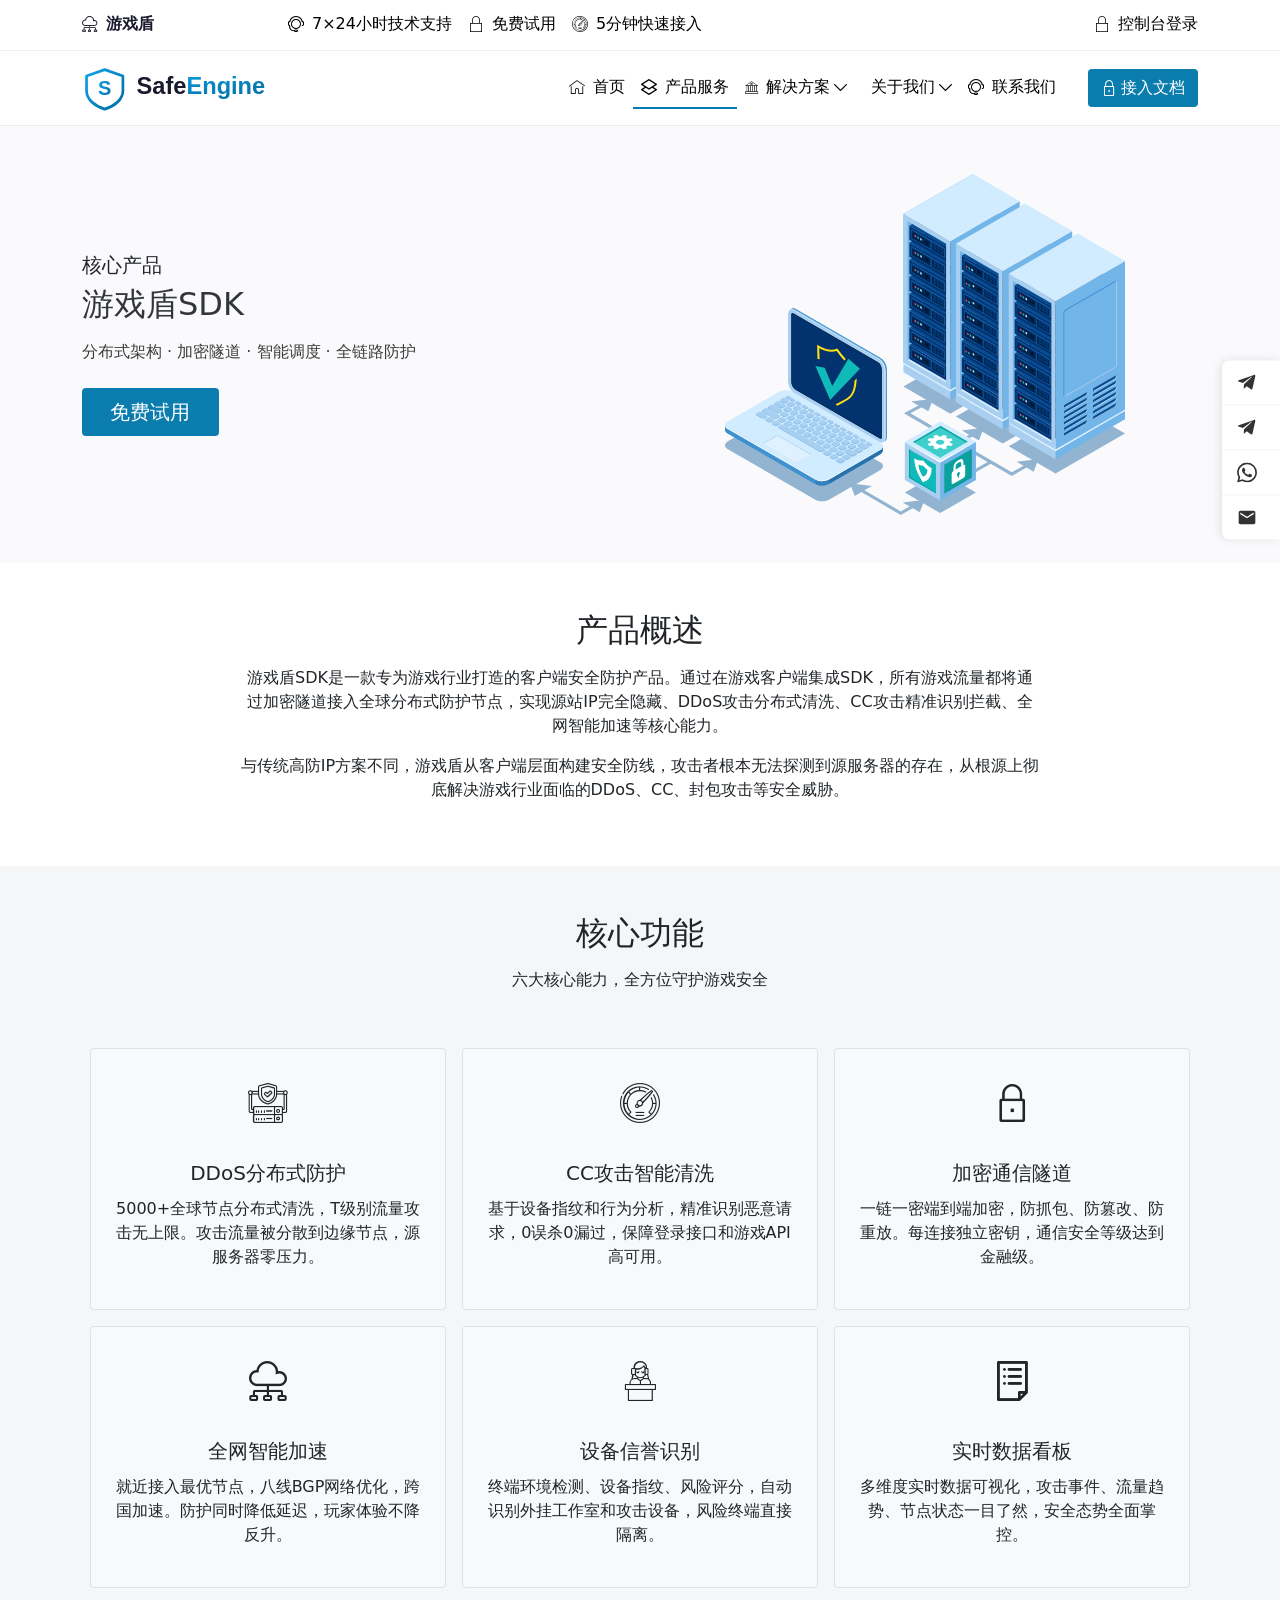
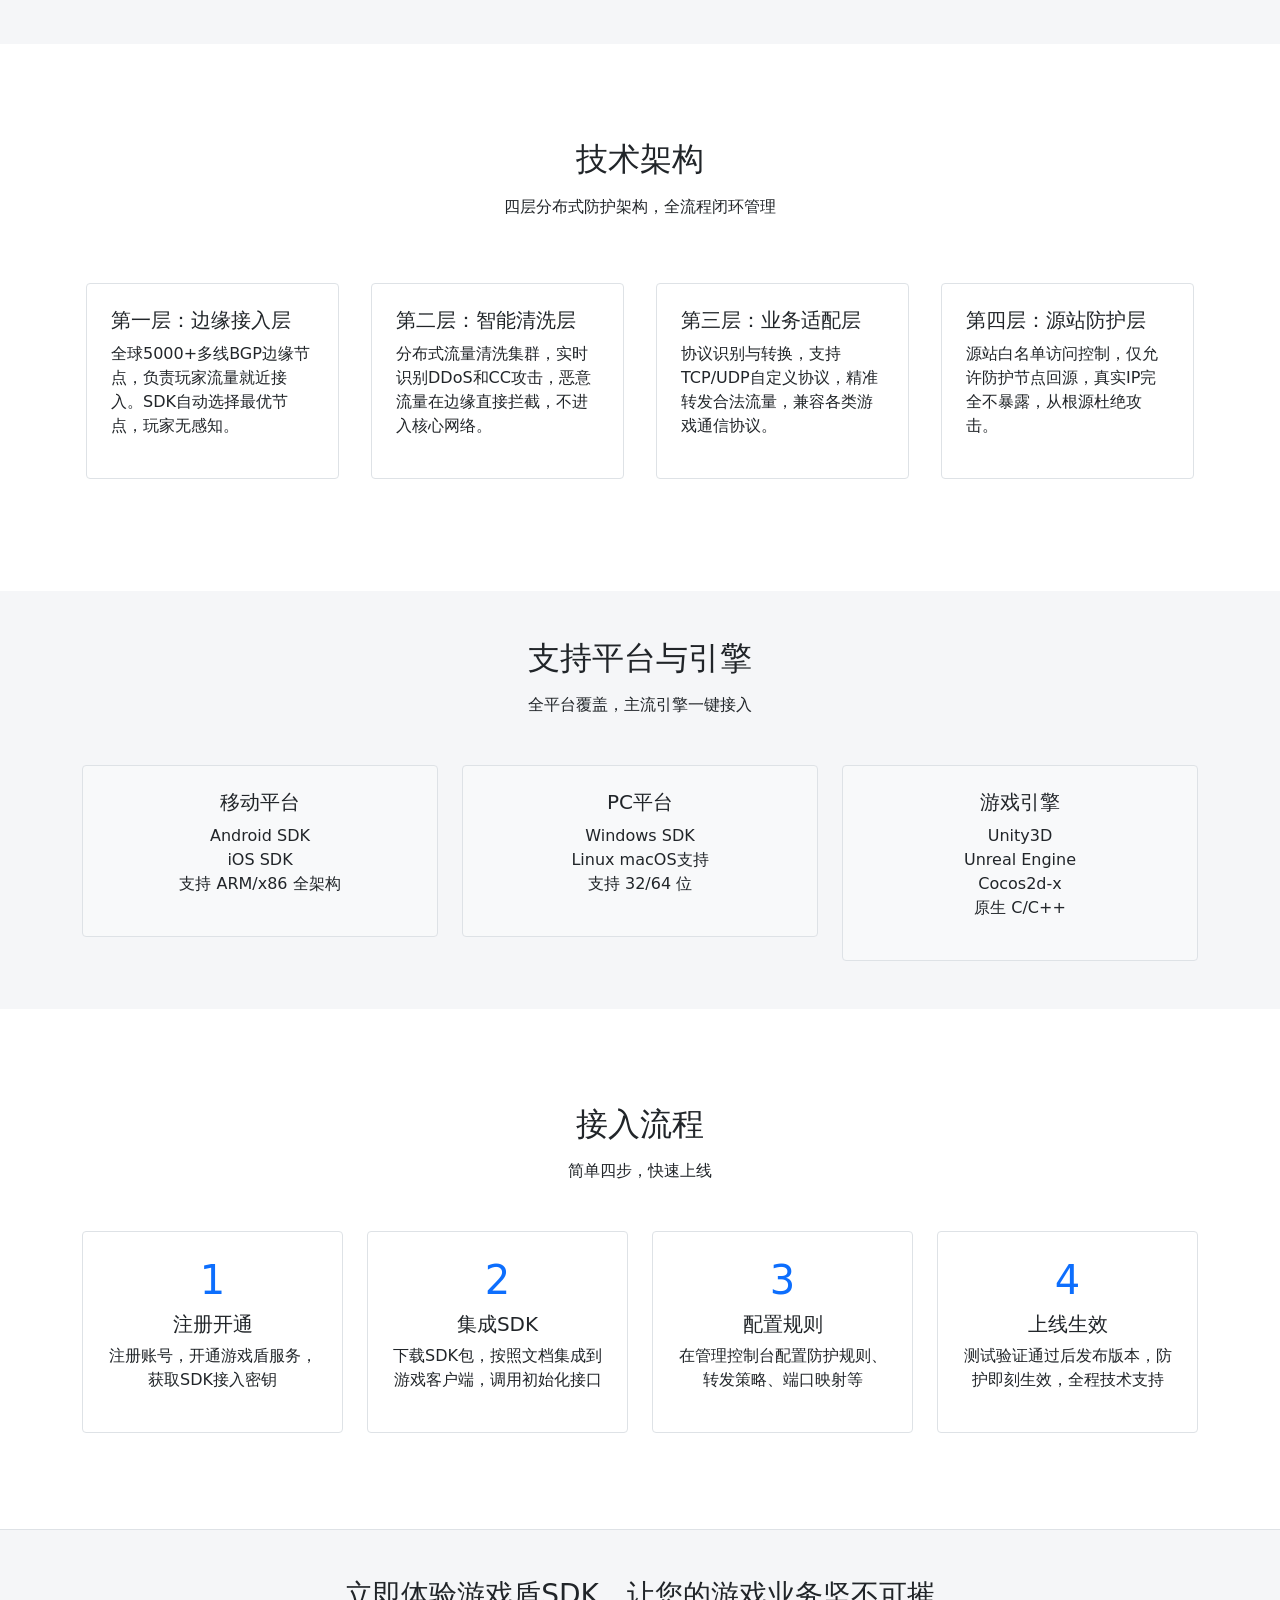
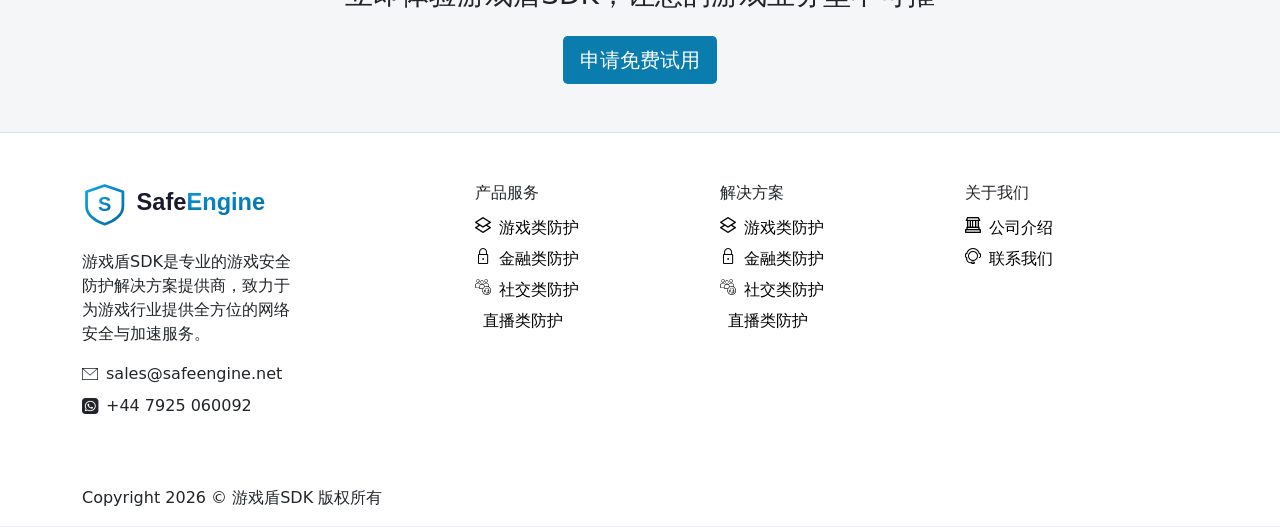
<file: game-shield-sdk.html>
<!DOCTYPE html>
<html lang="zh-CN">
<head>
    <meta charset="UTF-8">
    <meta http-equiv="X-UA-Compatible" content="IE=edge">
    <meta name="viewport" content="width=device-width, initial-scale=1.0">
    <meta name="author" content="GameShield SDK">
    <meta name="description" content="游戏盾SDK产品详情 - 分布式DDoS防护、CC攻击清洗、加密通信隧道、智能加速、防屏蔽、防劫持、防DNS污染、防封锁，5000+全球节点，一链一密，彻底隐藏源站IP。">
    <meta name="keywords" content="游戏盾SDK,游戏DDoS防护,游戏防CC,游戏安全SDK,游戏高防,加密隧道">
        <link rel="canonical" href="https://www.safeengine.net/game-shield-sdk.html">

    <script type="application/ld+json">
    {
        "@context": "https://schema.org",
        "@type": "Product",
        "name": "游戏盾SDK",
        "description": "游戏盾SDK是一款集成防劫持、防DDoS、防CC攻击与源站隐藏能力的游戏安全组件。",
        "keyword": ["防劫持", "防DNS劫持", "防封锁", "防运营商劫持", "游戏盾SDK", "CC防护", "DDoS防护", "防屏蔽", "防举报", "防报毒"],
        "brand": {
            "@type": "Brand",
            "name": "游戏盾"
        }
    }
    </script>
    <link rel="stylesheet" href="assets/bootstrap/css/bootstrap.min.css">
    <link rel="stylesheet" href="assets/icons/crowbarcode-icons.css">
    <link rel="stylesheet" href="assets/css/animate.min.css">
    <link rel="stylesheet" href="assets/css/hover-min.css">
    <link rel="stylesheet" href="assets/owl-carousel/owl.carousel.min.css">
    <link rel="stylesheet" href="assets/owl-carousel/owl.theme.default.css">
    <link rel="stylesheet" href="assets/css/aos.css">
    <link rel="stylesheet" href="assets/css/style.css">
    <link rel="stylesheet" href="assets/css/style-responsive.css">
    <link rel="stylesheet" href="assets/css/themes.css">
    <title>游戏盾SDK - 产品详情 | DDoS防护·CC清洗·加密加速</title>
</head>
<body>

    <header>

        <div class="header-top pt-1 pb-1">

          <div class="container">

              <div class="row">

                  <div class="col-md-auto d-flex justify-content-start">

                      <div class="text-with-icon pt-2 pb-2" style="white-space: nowrap; font-size: 16px; font-weight: 600; color: #1a1a2e;"><i class="cci-cloud-06"></i><span class="ms-2">游戏盾</span></div>

                  </div>

                  <div data-menumobile="1" class="col-md-10 d-flex justify-content-end ms-auto">

                      <div class="menu-mobile-header pb-2">

                        <div class="row pt-2 pb-2">

                          <div class="col-md-8">

                            <div class="logo"><img src="assets/img/logos/onbley-logo-white.svg" alt=""></div>
    
                          </div>

                          <div class="col-md d-flex justify-content-center align-items-end ms-auto">

                            <button aria-label="Open one menu mobile" data-eventmenumobile="1" class="btn-menu-mobile green-hover"><i class="cci-uncheck-01 d-flex"></i></button>

                          </div>

                        </div>

                      </div>

                      <div class="d-flex w-100">

                        <a href="index.html#" class="text-with-icon text-black pt-2 pb-2 ms-3 skyblue-hover-border"><i class="cci-support-07"></i><span class="ms-2">7×24小时技术支持</span></a>
                        <a href="index.html#" class="text-with-icon text-black pt-2 pb-2 ms-3 skyblue-hover-border"><i class="cci-padlock-01"></i><span class="ms-2">免费试用</span></a>
                        <a href="index.html#" class="text-with-icon text-black pt-2 pb-2 ms-3 skyblue-hover-border"><i class="cci-speed-01"></i><span class="ms-2">5分钟快速接入</span></a>

                      </div>

                      <a href="index.html#" class="text-with-icon text-black pt-2 pb-2 skyblue-hover-border" style="white-space: nowrap;"><i class="cci-padlock-01"></i><span class="ms-2">控制台登录</span></a>

                  </div>

                  <div class="col-md-10 d-flex ms-auto">
                    <button aria-label="Open one menu mobile" data-eventmenumobile="1" class="green-hover"><i class="cci-menu-05 d-flex"></i></button>
                  </div>

              </div>

          </div>

        </div>

        <div class="header">

            <div class="container pt-2 pb-2">

                <div class="row align-items-center">

                    <div class="col-md-3">

                      <div class="col-md logo"><a href="index.html"><img src="assets/img/logos/onbley-logo-blue-and-black-gradient.svg" alt="游戏盾SDK Logo"></a></div>

                    </div>

                    <div data-menumobile="2" class="col-md-9 d-flex justify-content-end align-items-center">

                        <div class="menu-mobile-header w-100">

                          <div class="row pt-2 pb-2">

                            <div class="col-md-8">

                              <div class="logo"><img src="assets/img/logos/onbley-logo-white.svg" alt=""></div>
      
                            </div>

                            <div class="col-md d-flex justify-content-end align-items-center ms-auto">

                              <button aria-label="Open two menu mobile" data-eventmenumobile="2" class="btn-menu-mobile green-hover"><i class="cci-uncheck-01 d-flex"></i></button>

                            </div>

                          </div>

                        </div>

                        <nav class="navbar navbar-expand-lg navbar-light">
                            <div class="collapse navbar-collapse" id="navbarNavDropdown">
                                <ul class="navbar-nav">
                                  <li class="nav-item">
                                    <a class="nav-link skyblue-hover-border text-with-icon" aria-current="page" href="index.html"><i class="cci-home-05"></i><span class="ms-2">首页</span></a>
                                  </li>
                                  <li class="nav-item">
                                    <a class="nav-link skyblue-hover-border text-with-icon menu-active" href="game-shield-sdk.html"><i class="cci-layer-01"></i><span class="ms-2">产品服务</span></a>
                                  </li>
                                  <li class="nav-item dropdown">
                                    <a class="nav-link skyblue-hover-border dropdown-toggle text-with-icon" href="index.html#" id="solutions" role="button" data-bs-toggle="dropdown" aria-expanded="false"><i class="cci-company-01"></i><span class="ms-2">解决方案</span><i class="cci-arrow-02 ms-1"></i></a>
                                    <ul class="dropdown-menu" aria-labelledby="solutions">
                                        <li><span class="dropdown-header h6">按类型</span></li>
                                        <li><a class="dropdown-item text-with-icon" href="solutions-game.html"><i class="cci-layer-01"></i><span class="ms-2">游戏类防护</span></a></li>
                                        <li><a class="dropdown-item text-with-icon" href="solutions-finance.html"><i class="cci-padlock-02"></i><span class="ms-2">金融类防护</span></a></li>
                                        <li><a class="dropdown-item text-with-icon" href="solutions-social.html"><i class="cci-group-01"></i><span class="ms-2">社交类防护</span></a></li>
                                        <li><a class="dropdown-item text-with-icon" href="solutions-live.html"><i class="cci-video-01"></i><span class="ms-2">直播类防护</span></a></li>
                                    </ul>
                                  </li>
                                  <li class="nav-item dropdown">
                                    <a class="nav-link skyblue-hover-border dropdown-toggle text-with-icon" href="index.html#" id="company" role="button" data-bs-toggle="dropdown" aria-expanded="false"><i class="cci-info"></i><span class="ms-2">关于我们</span><i class="cci-arrow-02 ms-1"></i></a>
                                    <ul class="dropdown-menu" aria-labelledby="company">
                                      <li><a class="dropdown-item text-with-icon rounded" href="about-us.html"><i class="cci-company-02"></i><span class="ms-2">公司介绍</span></a></li>
                                      <li><a class="dropdown-item text-with-icon rounded" href="contact-us.html"><i class="cci-support-07"></i><span class="ms-2">联系我们</span></a></li>
                                    </ul>
                                  </li>
                                  <li><a class="nav-link skyblue-hover-border text-with-icon" aria-current="page" href="contact-us.html"><i class="cci-support-07"></i><span class="ms-2">联系我们</span></a></li>
                                </ul>
                              </div>
                        </nav>

                        <a href="sdk-docs.html" class="btn btn-skyblue text-with-icon align-items-center justify-content-center h-100 ms-4"><i class="cci-padlock-02"></i><span class="ms-1">接入文档</span></a>

                    </div>

                    <div class="col-md d-flex justify-content-end ms-auto">
                      <button aria-label="Open two menu mobile" data-eventmenumobile="2" class="green-hover"><i class="cci-menu-08 d-flex"></i></button>
                    </div>

                </div>

            </div>

        </div>

    </header>

    <main>

        <div class="bg-grey-lighter pt-5 pb-5">
            <div class="container">
                <div class="row">
                    <div class="col-md d-flex flex-column justify-content-center">
                        <span class="h5 subtitle">核心产品</span>
                        <span class="h2 text-grey-ligther">游戏盾SDK</span>
                        <p class="mt-2 text-grey">分布式架构 · 加密隧道 · 智能调度 · 全链路防护</p>
                        <a href="contact-us.html" class="btn btn-lg btn-skyblue rounded mt-2 w-25">免费试用</a>
                    </div>
                    <div class="col-md d-flex justify-content-center align-items-center">
                        <div class="content-img"><img src="assets/img/design/server-01.svg" alt="游戏盾SDK" width="300"></div>
                    </div>
                </div>
            </div>
        </div>

        <section class="text-center p-4 pt-5 pb-5">
            <div class="container">
                <h2 class="h2">产品概述</h2>
                <p class="mt-3 mx-auto" style="max-width: 800px;">游戏盾SDK是一款专为游戏行业打造的客户端安全防护产品。通过在游戏客户端集成SDK，所有游戏流量都将通过加密隧道接入全球分布式防护节点，实现源站IP完全隐藏、DDoS攻击分布式清洗、CC攻击精准识别拦截、全网智能加速等核心能力。</p>
                <p class="mt-2 mx-auto" style="max-width: 800px;">与传统高防IP方案不同，游戏盾从客户端层面构建安全防线，攻击者根本无法探测到源服务器的存在，从根源上彻底解决游戏行业面临的DDoS、CC、封包攻击等安全威胁。</p>
            </div>
        </section>

        <section class="bg-grey text-center p-4 pt-5 pb-5 mb-5">
            <div class="container">
                <h2 class="h2">核心功能</h2>
                <p class="mt-3">六大核心能力，全方位守护游戏安全</p>
                <div class="row features mt-5">
                    <div class="col-sm border rounded p-4 m-2 hvr-bounce-to-bottom bg-light d-flex flex-column">
                        <i class="cci-security-01" style="font-size: 40px;"></i>
                        <span class="h5 mt-3">DDoS分布式防护</span>
                        <p class="mt-1">5000+全球节点分布式清洗，T级别流量攻击无上限。攻击流量被分散到边缘节点，源服务器零压力。</p>
                    </div>
                    <div class="col-sm border rounded p-4 m-2 hvr-bounce-to-bottom bg-light d-flex flex-column">
                        <i class="cci-speed-01" style="font-size: 40px;"></i>
                        <span class="h5 mt-3">CC攻击智能清洗</span>
                        <p class="mt-1">基于设备指纹和行为分析，精准识别恶意请求，0误杀0漏过，保障登录接口和游戏API高可用。</p>
                    </div>
                    <div class="col-sm border rounded p-4 m-2 hvr-bounce-to-bottom bg-light d-flex flex-column">
                        <i class="cci-padlock-02" style="font-size: 40px;"></i>
                        <span class="h5 mt-3">加密通信隧道</span>
                        <p class="mt-1">一链一密端到端加密，防抓包、防篡改、防重放。每连接独立密钥，通信安全等级达到金融级。</p>
                    </div>
                    <div class="w-100"></div>
                    <div class="col-sm border rounded p-4 m-2 hvr-bounce-to-bottom bg-light d-flex flex-column">
                        <i class="cci-cloud-06" style="font-size: 40px;"></i>
                        <span class="h5 mt-3">全网智能加速</span>
                        <p class="mt-1">就近接入最优节点，八线BGP网络优化，跨国加速。防护同时降低延迟，玩家体验不降反升。</p>
                    </div>
                    <div class="col-sm border rounded p-4 m-2 hvr-bounce-to-bottom bg-light d-flex flex-column">
                        <i class="cci-customer-01" style="font-size: 40px;"></i>
                        <span class="h5 mt-3">设备信誉识别</span>
                        <p class="mt-1">终端环境检测、设备指纹、风险评分，自动识别外挂工作室和攻击设备，风险终端直接隔离。</p>
                    </div>
                    <div class="col-sm border rounded p-4 m-2 hvr-bounce-to-bottom bg-light d-flex flex-column">
                        <i class="cci-list-02" style="font-size: 40px;"></i>
                        <span class="h5 mt-3">实时数据看板</span>
                        <p class="mt-1">多维度实时数据可视化，攻击事件、流量趋势、节点状态一目了然，安全态势全面掌控。</p>
                    </div>
                </div>
            </div>
        </section>

        <section class="text-center p-4 pt-5 pb-5 mb-5">
            <div class="container">
                <h2 class="h2">技术架构</h2>
                <p class="mt-3">四层分布式防护架构，全流程闭环管理</p>
                <div class="row mt-5 text-start">
                    <div class="col-md-3 p-3">
                        <div class="border rounded p-4 h-100">
                            <span class="h5 font-bold">第一层：边缘接入层</span>
                            <p class="mt-2">全球5000+多线BGP边缘节点，负责玩家流量就近接入。SDK自动选择最优节点，玩家无感知。</p>
                        </div>
                    </div>
                    <div class="col-md-3 p-3">
                        <div class="border rounded p-4 h-100">
                            <span class="h5 font-bold">第二层：智能清洗层</span>
                            <p class="mt-2">分布式流量清洗集群，实时识别DDoS和CC攻击，恶意流量在边缘直接拦截，不进入核心网络。</p>
                        </div>
                    </div>
                    <div class="col-md-3 p-3">
                        <div class="border rounded p-4 h-100">
                            <span class="h5 font-bold">第三层：业务适配层</span>
                            <p class="mt-2">协议识别与转换，支持TCP/UDP自定义协议，精准转发合法流量，兼容各类游戏通信协议。</p>
                        </div>
                    </div>
                    <div class="col-md-3 p-3">
                        <div class="border rounded p-4 h-100">
                            <span class="h5 font-bold">第四层：源站防护层</span>
                            <p class="mt-2">源站白名单访问控制，仅允许防护节点回源，真实IP完全不暴露，从根源杜绝攻击。</p>
                        </div>
                    </div>
                </div>
            </div>
        </section>

        <section class="bg-grey text-center p-4 pt-5 pb-5 mb-5">
            <div class="container">
                <h2 class="h2">支持平台与引擎</h2>
                <p class="mt-3">全平台覆盖，主流引擎一键接入</p>
                <div class="row mt-5">
                    <div class="col-md-4">
                        <div class="border rounded p-4 bg-light">
                            <span class="h5">移动平台</span>
                            <p class="mt-2">Android SDK<br>iOS SDK<br>支持 ARM/x86 全架构</p>
                        </div>
                    </div>
                    <div class="col-md-4">
                        <div class="border rounded p-4 bg-light">
                            <span class="h5">PC平台</span>
                            <p class="mt-2">Windows SDK<br>Linux macOS支持<br>支持 32/64 位</p>
                        </div>
                    </div>
                    <div class="col-md-4">
                        <div class="border rounded p-4 bg-light">
                            <span class="h5">游戏引擎</span>
                            <p class="mt-2">Unity3D<br>Unreal Engine<br>Cocos2d-x<br>原生 C/C++</p>
                        </div>
                    </div>
                </div>
            </div>
        </section>

        <section class="text-center p-4 pt-5 pb-5 mb-5">
            <div class="container">
                <h2 class="h2">接入流程</h2>
                <p class="mt-3">简单四步，快速上线</p>
                <div class="row mt-5">
                    <div class="col-md-3">
                        <div class="border rounded p-4 h-100">
                            <span class="h1 text-primary">1</span>
                            <span class="h5 d-block mt-2">注册开通</span>
                            <p class="mt-2">注册账号，开通游戏盾服务，获取SDK接入密钥</p>
                        </div>
                    </div>
                    <div class="col-md-3">
                        <div class="border rounded p-4 h-100">
                            <span class="h1 text-primary">2</span>
                            <span class="h5 d-block mt-2">集成SDK</span>
                            <p class="mt-2">下载SDK包，按照文档集成到游戏客户端，调用初始化接口</p>
                        </div>
                    </div>
                    <div class="col-md-3">
                        <div class="border rounded p-4 h-100">
                            <span class="h1 text-primary">3</span>
                            <span class="h5 d-block mt-2">配置规则</span>
                            <p class="mt-2">在管理控制台配置防护规则、转发策略、端口映射等</p>
                        </div>
                    </div>
                    <div class="col-md-3">
                        <div class="border rounded p-4 h-100">
                            <span class="h1 text-primary">4</span>
                            <span class="h5 d-block mt-2">上线生效</span>
                            <p class="mt-2">测试验证通过后发布版本，防护即刻生效，全程技术支持</p>
                        </div>
                    </div>
                </div>
            </div>
        </section>

    </main>

    <footer>

      <div class="w-100 m-0 row">

        <div class="col-md-12 bg-grey border-top border-bottom">

          <div class="container pt-5 pb-5 text-center">

            <p class="h3">立即体验游戏盾SDK，让您的游戏业务坚不可摧</p>

            <a href="contact-us.html" class="btn btn-lg btn-skyblue mt-3">申请免费试用</a>
            
          </div>

        </div>

        <div class="col-md-12">

          <div class="container pt-5 pb-5">

            <div class="row">

              <div class="col-md p-0">

                <div class="col-md logo"><a href="index.html"><img src="assets/img/logos/onbley-logo-blue-and-black-gradient.svg" alt="游戏盾SDK Logo"></a></div>                
                
                <p class="mt-4">游戏盾SDK是专业的游戏安全防护解决方案提供商，致力于为游戏行业提供全方位的网络安全与加速服务。</p>

                <div class="d-flex info-email mt-2 mb-1"><i class="cci-mail-03 d-flex align-items-center me-2"></i>sales@safeengine.net</div>
                <div class="d-flex info-email mt-2 mb-1"><i class="cci-whatsapp-fill-01 d-flex align-items-center me-2"></i>+44 7925 060092</div>

              </div>

              <div class="col-md">

                <span class="h6">产品服务</span>

                <ul class="mt-2 mb-3 links"><li><a class="d-flex me-2 text-grey green-skyblue text-link link-primary" href="solutions-game.html"><i class="cci-layer-01"></i><span class="ms-2">游戏类防护</span></a></li><li><a class="d-flex me-2 text-grey green-skyblue text-link link-primary" href="solutions-finance.html"><i class="cci-padlock-02"></i><span class="ms-2">金融类防护</span></a></li><li><a class="d-flex me-2 text-grey green-skyblue text-link link-primary" href="solutions-social.html"><i class="cci-group-01"></i><span class="ms-2">社交类防护</span></a></li><li><a class="d-flex me-2 text-grey green-skyblue text-link link-primary" href="solutions-live.html"><i class="cci-video-01"></i><span class="ms-2">直播类防护</span></a></li></ul>

              </div>

              <div class="col-md">

                <span class="h6">解决方案</span>

                <ul class="mt-2 mb-3 links">
                  <li><a class="d-flex me-2 text-grey green-skyblue text-link link-primary" href="solutions-game.html"><i class="cci-layer-01"></i><span class="ms-2">游戏类防护</span></a></li>
                  <li><a class="d-flex me-2 text-grey green-skyblue text-link link-primary" href="solutions-finance.html"><i class="cci-padlock-02"></i><span class="ms-2">金融类防护</span></a></li>
                <li><a class="d-flex me-2 text-grey green-skyblue text-link link-primary" href="solutions-social.html"><i class="cci-group-01"></i><span class="ms-2">社交类防护</span></a></li><li><a class="d-flex me-2 text-grey green-skyblue text-link link-primary" href="solutions-live.html"><i class="cci-video-01"></i><span class="ms-2">直播类防护</span></a></li></ul>

              </div>

              <div class="col-md">

                <span class="h6">关于我们</span>

                <ul class="mt-2 mb-3 links">
                  <li><a class="d-flex me-2 text-grey green-skyblue text-link link-primary" href="about-us.html"><i class="cci-company-02"></i><span class="ms-2">公司介绍</span></a></li>
                  <li><a class="d-flex me-2 text-grey green-skyblue text-link link-primary" href="contact-us.html"><i class="cci-support-07"></i><span class="ms-2">联系我们</span></a></li>
                </ul>

              </div>

            </div>

          </div>

        </div>

        <div class="col-md-12 pt-3 pb-3">
          
          <div class="container">

            <div class="row">

              <div class="col-md p-0">

                <p>Copyright 2026 © 游戏盾SDK 版权所有</p>

              </div>

            </div>

          </div>

        </div>

      </div>

    </footer>

    <!-- 右侧悬浮客服 -->
    <style>
        .float-contact {
            position: fixed;
            right: 0;
            top: 50%;
            transform: translateY(-50%);
            z-index: 9999;
            display: flex;
            flex-direction: column;
            gap: 0;
            box-shadow: -2px 0 10px rgba(0,0,0,0.1);
            border-radius: 8px 0 0 8px;
            overflow: hidden;
        }
        .float-contact a {
            display: flex;
            align-items: center;
            padding: 12px 15px;
            background: #fff;
            color: #333;
            text-decoration: none;
            font-size: 13px;
            border-bottom: 1px solid #f0f0f0;
            transition: all 0.3s;
            white-space: nowrap;
        }
        .float-contact a:last-child {
            border-bottom: none;
        }
        .float-contact a:hover {
            background: #0ea5e9;
            color: #fff;
            padding-right: 20px;
        }
        .float-contact a i {
            font-size: 18px;
            margin-right: 8px;
        }
        .float-contact a svg {
            width: 20px;
            height: 20px;
            margin-right: 8px;
            flex-shrink: 0;
            transition: transform 0.2s;
        }
        .float-contact a:hover svg {
            transform: scale(1.15);
        }
        .float-contact .fc-label {
            max-width: 0;
            overflow: hidden;
            transition: max-width 0.3s;
        }
        .float-contact a:hover .fc-label {
            max-width: 200px;
        }
    </style>
    <div class="float-contact">
        <a href="https://t.me/dunsdk" target="_blank" title="Telegram: @dunsdk" aria-label="Telegram @dunsdk">
            <svg width="20" height="20" viewBox="0 0 24 24" fill="currentColor" aria-hidden="true"><path d="M21.94 4.6 18.6 19.34c-.25 1.14-.92 1.42-1.86.88l-5.15-3.79-2.49 2.4c-.28.28-.5.5-1.03.5l.37-5.25L17.78 5.4c.4-.36-.09-.56-.62-.2L7.06 12.5l-5.18-1.62c-1.13-.35-1.15-1.13.24-1.67L20.3 2.93c.94-.35 1.76.22 1.64 1.67z"/></svg>
            <span class="fc-label">Telegram @dunsdk</span>
        </a>
        <a href="https://t.me/youxidun" target="_blank" title="Telegram: @youxidun" aria-label="Telegram @youxidun">
            <svg width="20" height="20" viewBox="0 0 24 24" fill="currentColor" aria-hidden="true"><path d="M21.94 4.6 18.6 19.34c-.25 1.14-.92 1.42-1.86.88l-5.15-3.79-2.49 2.4c-.28.28-.5.5-1.03.5l.37-5.25L17.78 5.4c.4-.36-.09-.56-.62-.2L7.06 12.5l-5.18-1.62c-1.13-.35-1.15-1.13.24-1.67L20.3 2.93c.94-.35 1.76.22 1.64 1.67z"/></svg>
            <span class="fc-label">Telegram @youxidun</span>
        </a>
        <a href="https://wa.me/447925060092" target="_blank" title="WhatsApp: +44 7925 060092" aria-label="WhatsApp">
            <svg width="20" height="20" viewBox="0 0 24 24" fill="currentColor"><path d="M17.472 14.382c-.297-.149-1.758-.867-2.03-.967-.273-.099-.471-.148-.67.15-.197.297-.767.966-.94 1.164-.173.199-.347.223-.644.075-.297-.15-1.255-.463-2.39-1.475-.883-.788-1.48-1.761-1.653-2.059-.173-.297-.018-.458.13-.606.134-.133.298-.347.446-.52.149-.174.198-.298.298-.497.099-.198.05-.371-.025-.52-.074-.149-.669-1.612-.916-2.207-.242-.579-.487-.5-.669-.51-.173-.008-.371-.01-.57-.01-.198 0-.52.074-.792.372-.272.297-1.04 1.016-1.04 2.479 0 1.462 1.065 2.875 1.213 3.074.149.198 2.096 3.2 5.077 4.487.709.306 1.262.489 1.694.625.712.227 1.36.195 1.871.118.571-.085 1.758-.719 2.006-1.413.248-.694.248-1.289.173-1.413-.074-.124-.272-.198-.57-.347m-5.421 7.403h-.004a9.87 9.87 0 01-5.031-1.378l-.361-.214-3.741.982.998-3.648-.235-.374a9.86 9.86 0 01-1.51-5.26c.001-5.45 4.436-9.884 9.888-9.884 2.64 0 5.122 1.03 6.988 2.898a9.825 9.825 0 012.893 6.994c-.003 5.45-4.437 9.884-9.885 9.884m8.413-18.297A11.815 11.815 0 0012.05 0C5.495 0 .16 5.335.157 11.892c0 2.096.547 4.142 1.588 5.945L.057 24l6.305-1.654a11.882 11.882 0 005.683 1.448h.005c6.554 0 11.89-5.335 11.893-11.893a11.821 11.821 0 00-3.48-8.413z"/></svg>
            <span class="fc-label">WhatsApp +44 7925 060092</span>
        </a>
        <a href="mailto:aoecloud@hotmail.com" title="邮箱: aoecloud@hotmail.com" aria-label="邮箱">
            <svg width="20" height="20" viewBox="0 0 24 24" fill="currentColor"><path d="M20 4H4c-1.1 0-1.99.9-1.99 2L2 18c0 1.1.9 2 2 2h16c1.1 0 2-.9 2-2V6c0-1.1-.9-2-2-2zm0 4l-8 5-8-5V6l8 5 8-5v2z"/></svg>
            <span class="fc-label">aoecloud@hotmail.com</span>
        </a>
    </div>
    
    <script src="assets/js/jquery-3.6.0.slim.min.js"></script>
    <script src="assets/bootstrap/js/bootstrap.bundle.min.js"></script>
    <script src="assets/owl-carousel/owl.carousel.min.js"></script>
    <script src="assets/js/aos.js"></script>
    <script src="assets/js/main.js"></script>
</body>
</html>
</file>
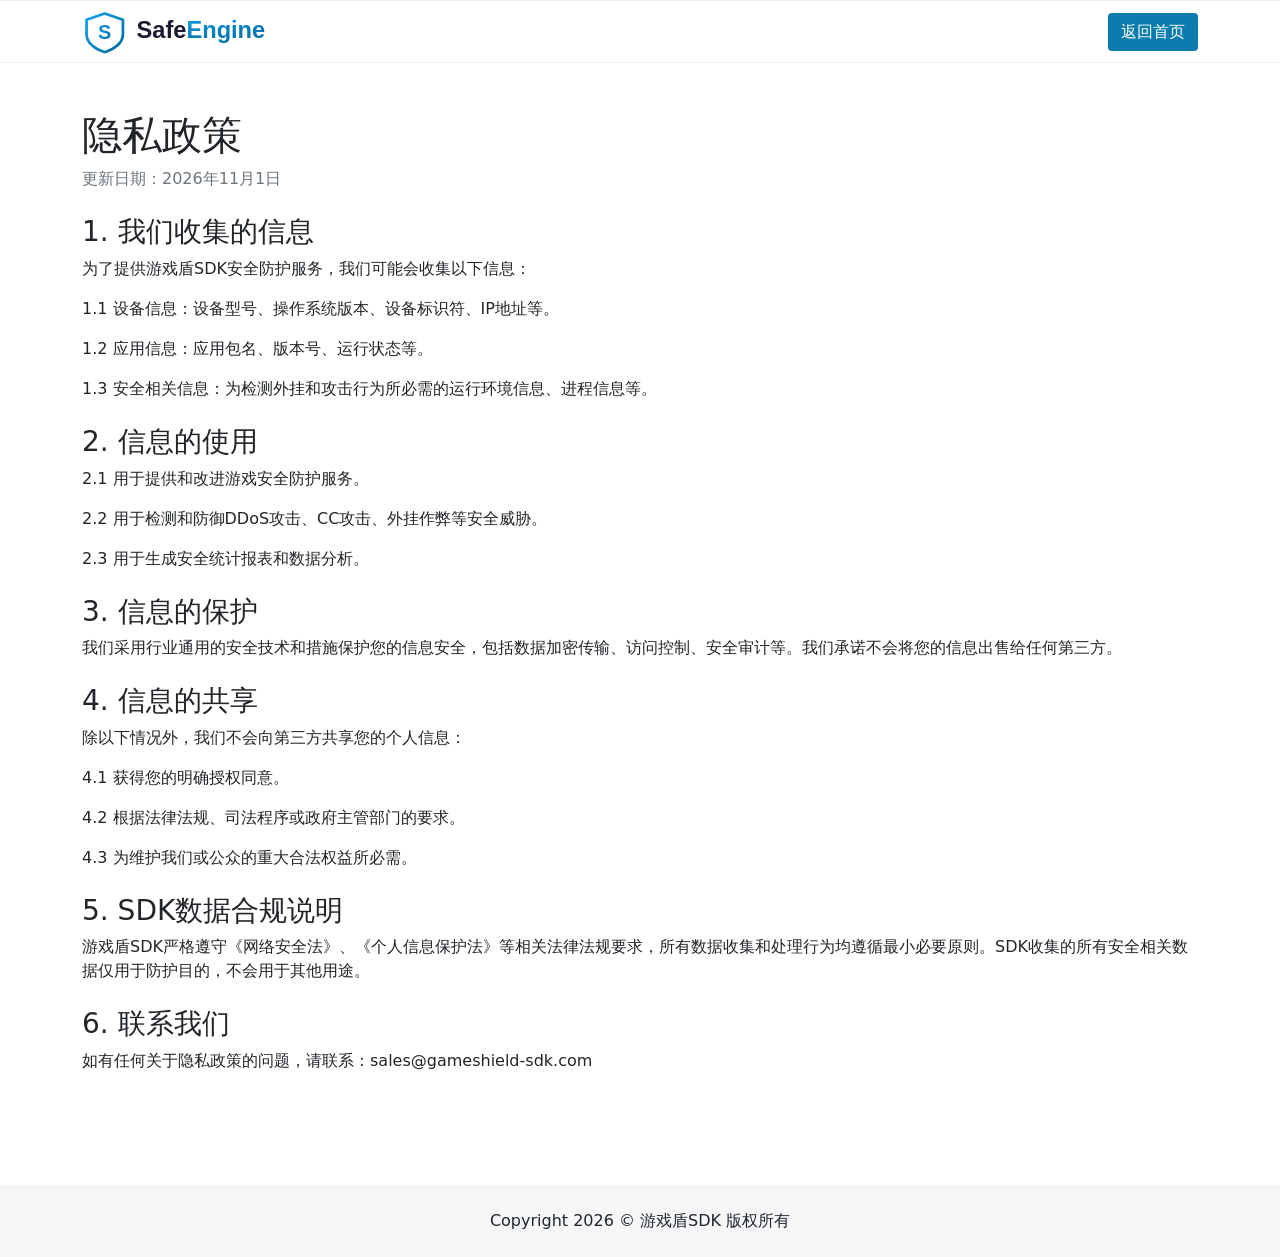
<file: privacy-policy.html>
<!DOCTYPE html>
<html lang="zh-CN">
<head>
    <meta charset="UTF-8">
    <meta http-equiv="X-UA-Compatible" content="IE=edge">
    <meta name="viewport" content="width=device-width, initial-scale=1.0">
    <title>隐私政策 - 游戏盾SDK</title>
    <link rel="stylesheet" href="assets/bootstrap/css/bootstrap.min.css">
    <link rel="stylesheet" href="assets/css/style.css">
    <link rel="stylesheet" href="assets/css/themes.css">
</head>
<body>
    <header>
        <div class="header">
            <div class="container pt-2 pb-2">
                <div class="row align-items-center">
                    <div class="col-md-3">
                      <div class="logo"><a href="index.html"><img src="assets/img/logos/onbley-logo-blue-and-black-gradient.svg" alt="游戏盾SDK"></a></div>
                    </div>
                    <div class="col-md-9 d-flex justify-content-end">
                        <a href="index.html" class="btn btn-skyblue">返回首页</a>
                    </div>
                </div>
            </div>
        </div>
    </header>

    <main class="container py-5">
        <h1>隐私政策</h1>
        <p class="text-muted">更新日期：2026年11月1日</p>
        
        <div class="mt-4">
            <h3>1. 我们收集的信息</h3>
            <p>为了提供游戏盾SDK安全防护服务，我们可能会收集以下信息：</p>
            <p>1.1 设备信息：设备型号、操作系统版本、设备标识符、IP地址等。</p>
            <p>1.2 应用信息：应用包名、版本号、运行状态等。</p>
            <p>1.3 安全相关信息：为检测外挂和攻击行为所必需的运行环境信息、进程信息等。</p>
        </div>

        <div class="mt-4">
            <h3>2. 信息的使用</h3>
            <p>2.1 用于提供和改进游戏安全防护服务。</p>
            <p>2.2 用于检测和防御DDoS攻击、CC攻击、外挂作弊等安全威胁。</p>
            <p>2.3 用于生成安全统计报表和数据分析。</p>
        </div>

        <div class="mt-4">
            <h3>3. 信息的保护</h3>
            <p>我们采用行业通用的安全技术和措施保护您的信息安全，包括数据加密传输、访问控制、安全审计等。我们承诺不会将您的信息出售给任何第三方。</p>
        </div>

        <div class="mt-4">
            <h3>4. 信息的共享</h3>
            <p>除以下情况外，我们不会向第三方共享您的个人信息：</p>
            <p>4.1 获得您的明确授权同意。</p>
            <p>4.2 根据法律法规、司法程序或政府主管部门的要求。</p>
            <p>4.3 为维护我们或公众的重大合法权益所必需。</p>
        </div>

        <div class="mt-4">
            <h3>5. SDK数据合规说明</h3>
            <p>游戏盾SDK严格遵守《网络安全法》、《个人信息保护法》等相关法律法规要求，所有数据收集和处理行为均遵循最小必要原则。SDK收集的所有安全相关数据仅用于防护目的，不会用于其他用途。</p>
        </div>

        <div class="mt-4">
            <h3>6. 联系我们</h3>
            <p>如有任何关于隐私政策的问题，请联系：sales@gameshield-sdk.com</p>
        </div>
    </main>

    <footer class="bg-grey py-4 mt-5">
        <div class="container">
            <p class="text-center mb-0">Copyright 2026 © 游戏盾SDK 版权所有</p>
        </div>
    </footer>

    <script src="assets/js/jquery-3.6.0.slim.min.js"></script>
    <script src="assets/bootstrap/js/bootstrap.bundle.min.js"></script>
</body>
</html>
</file>
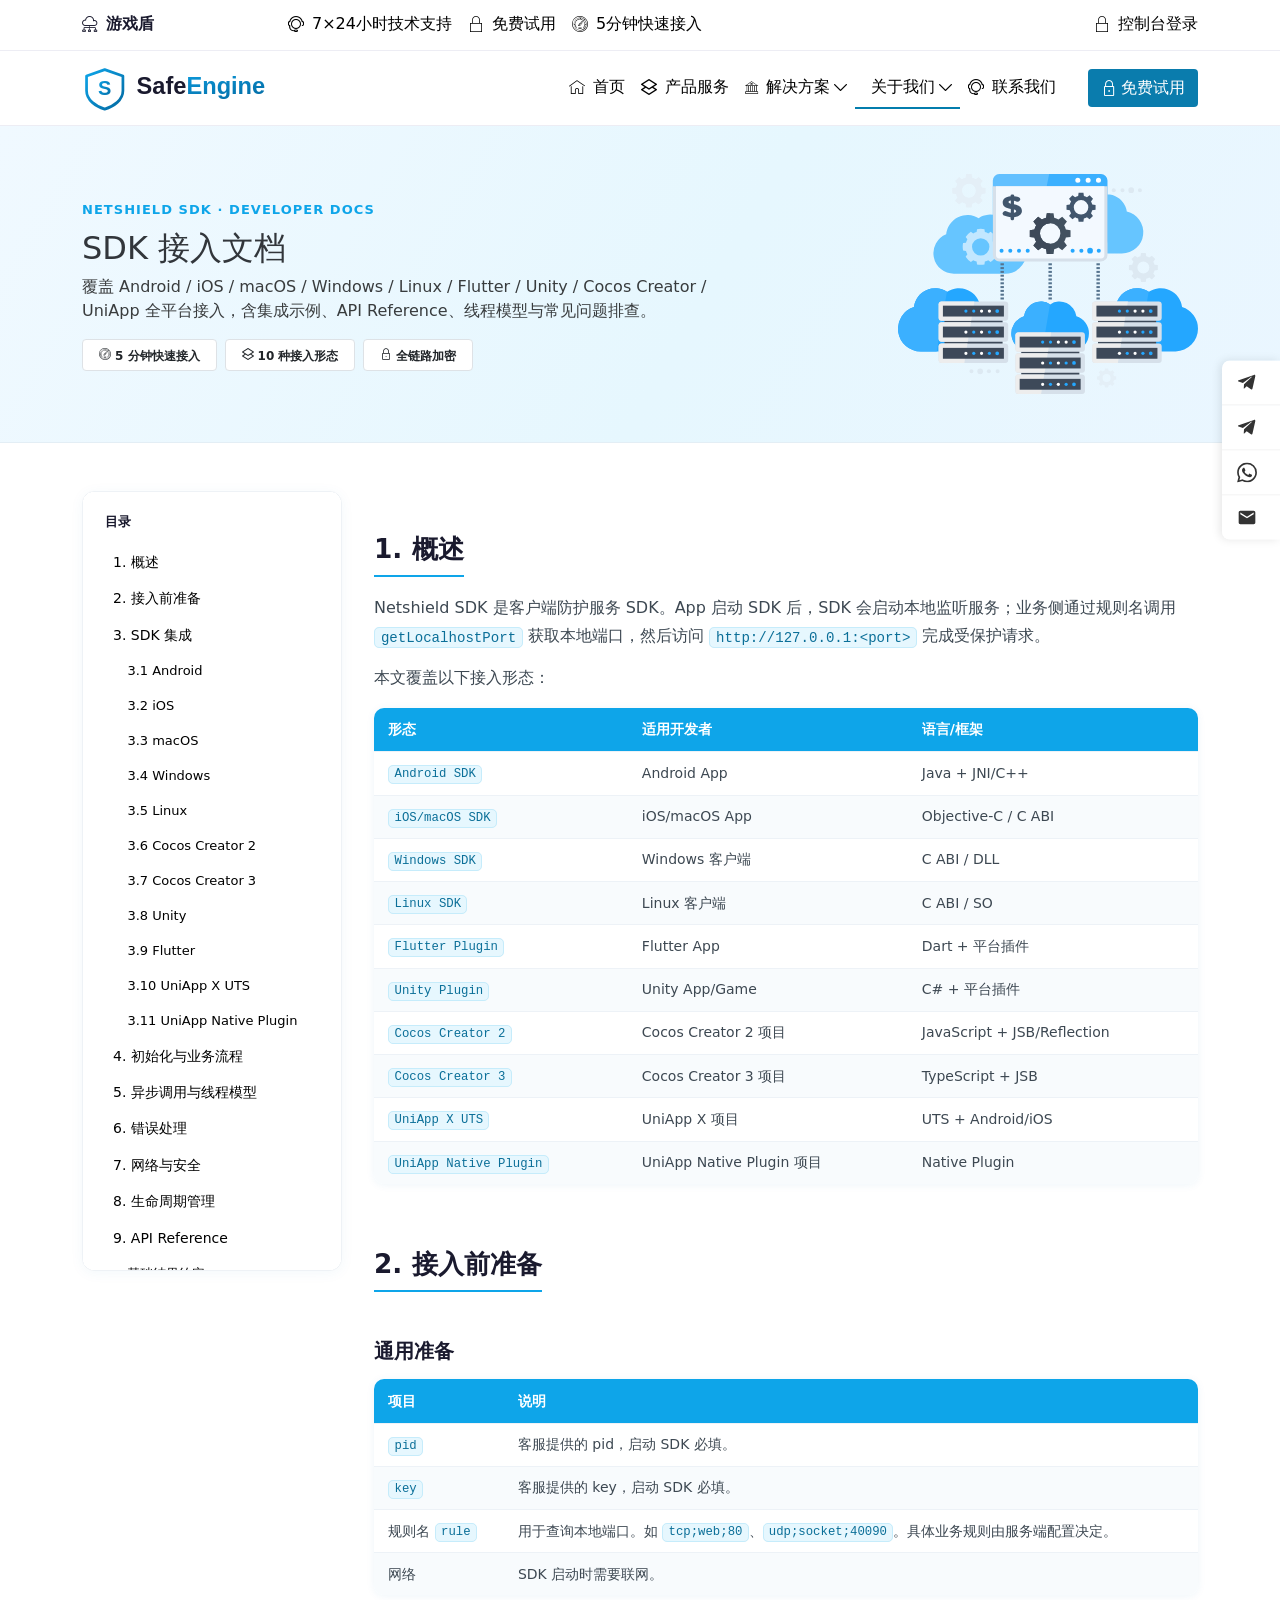
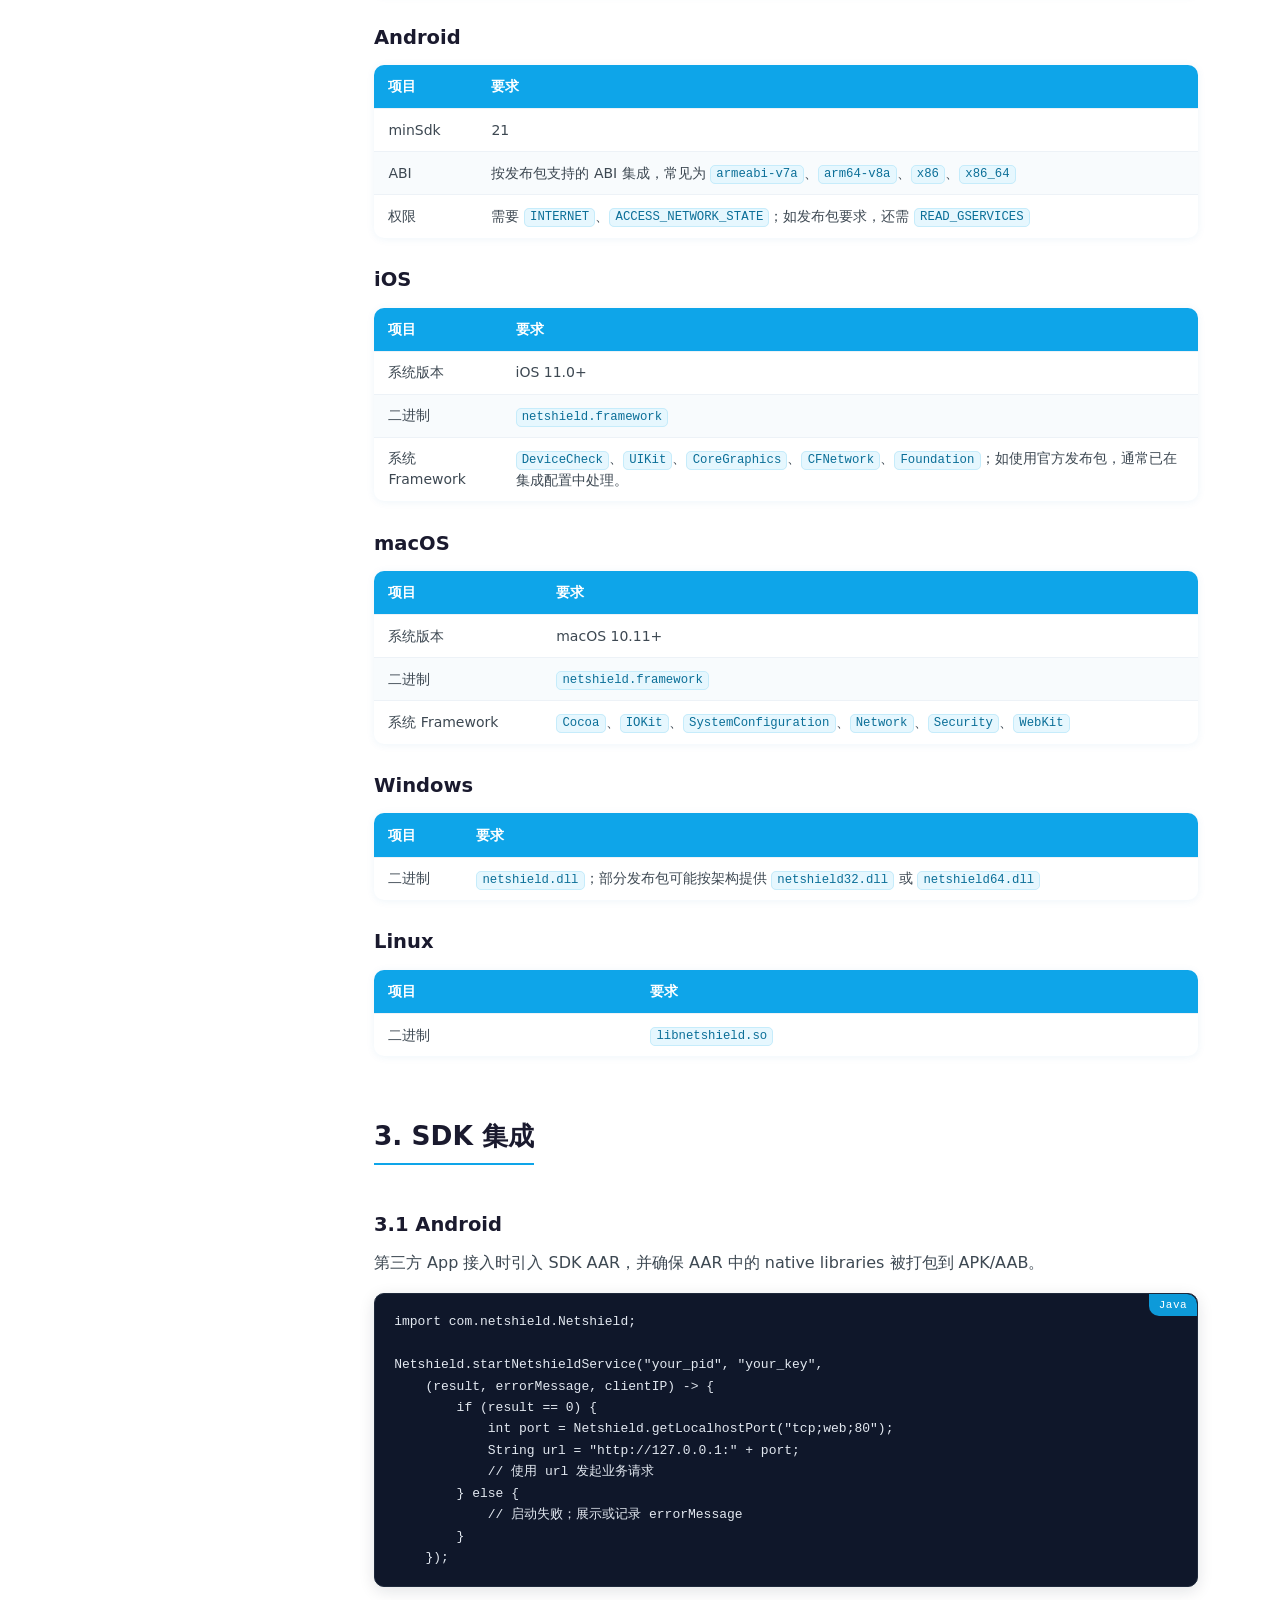
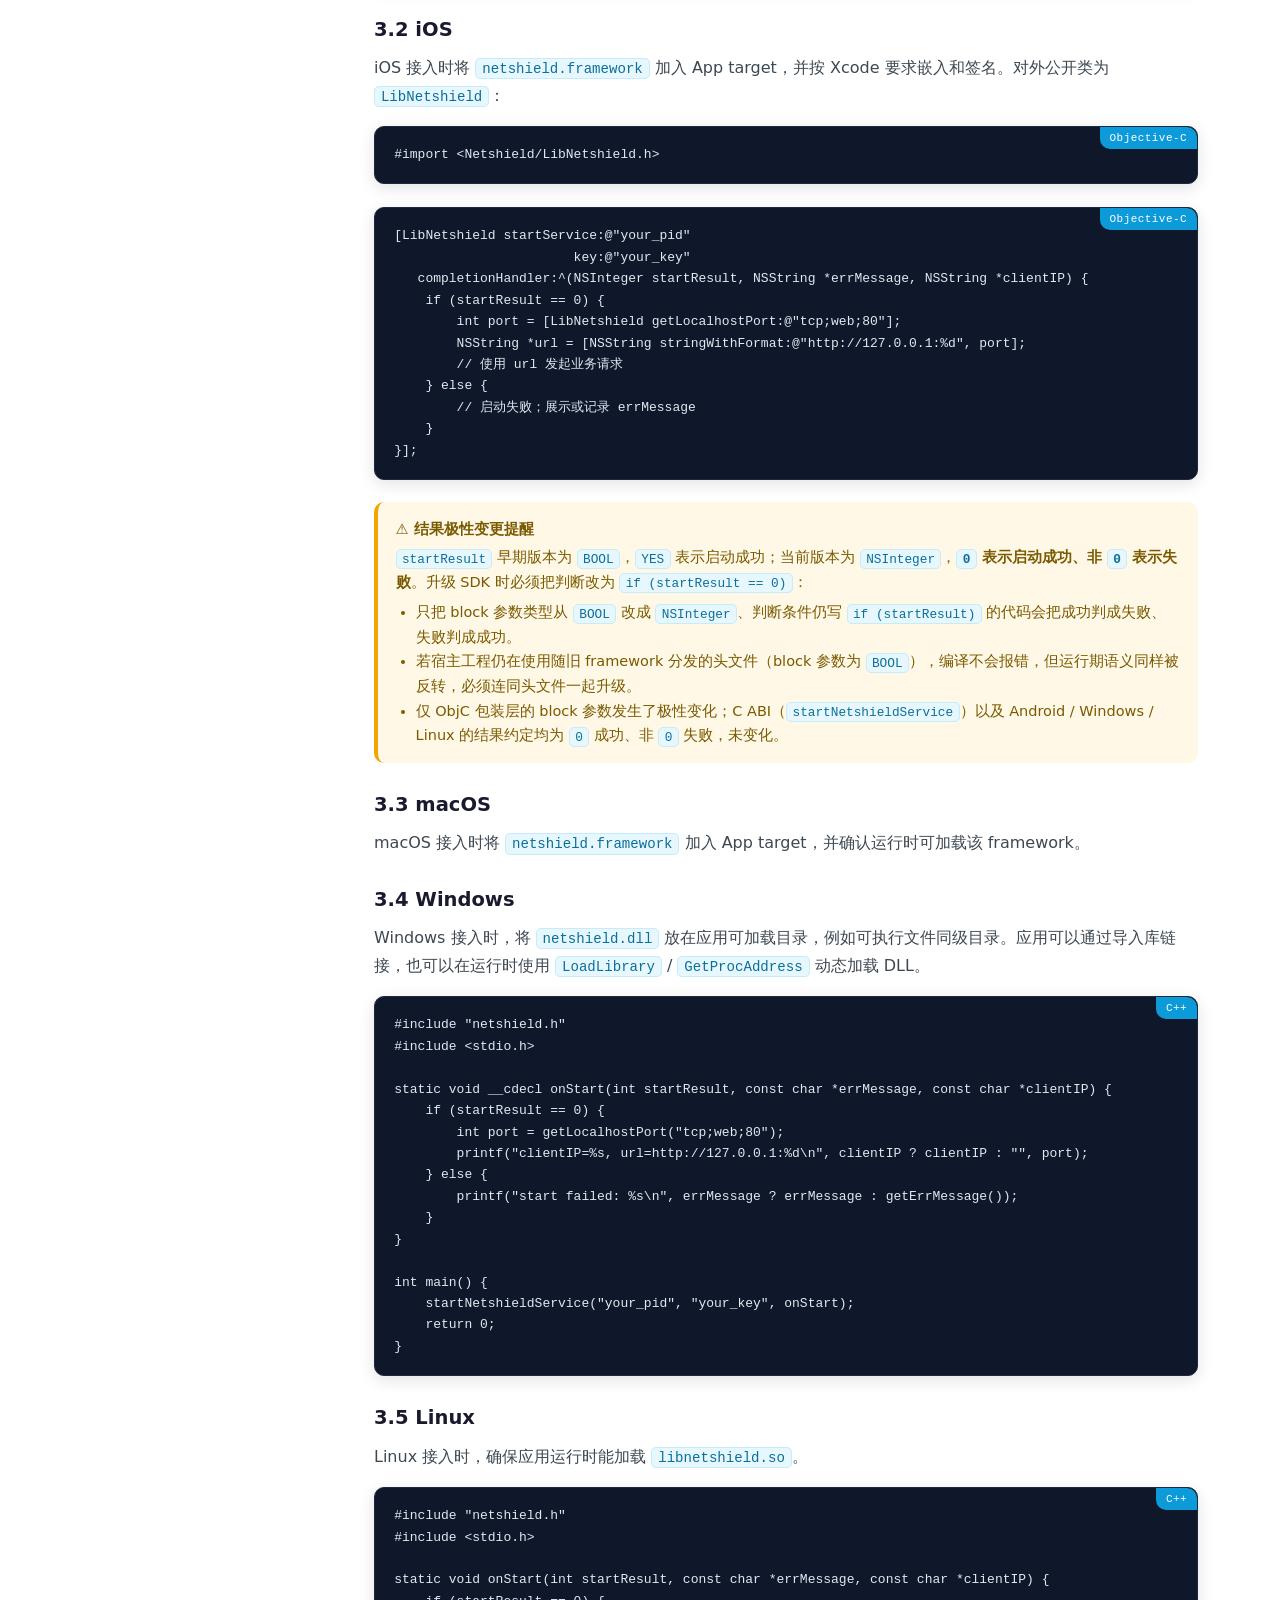
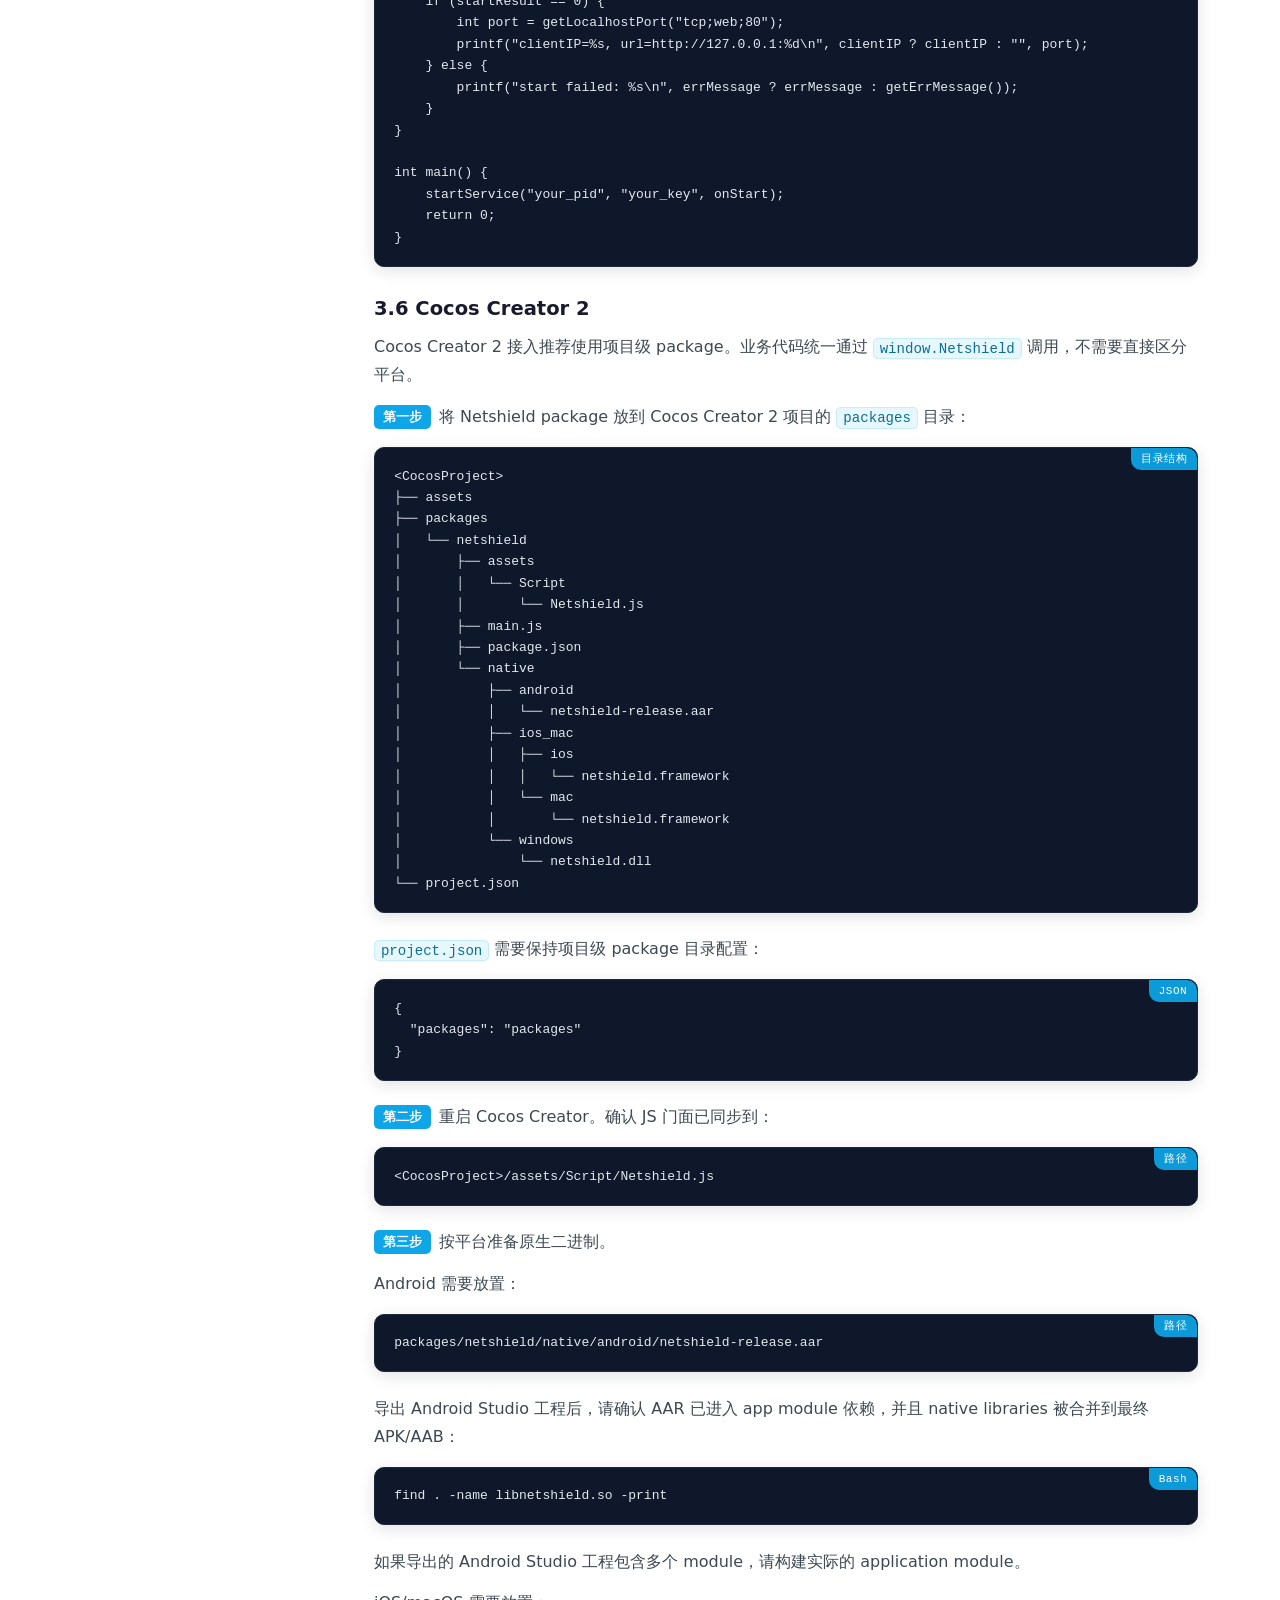
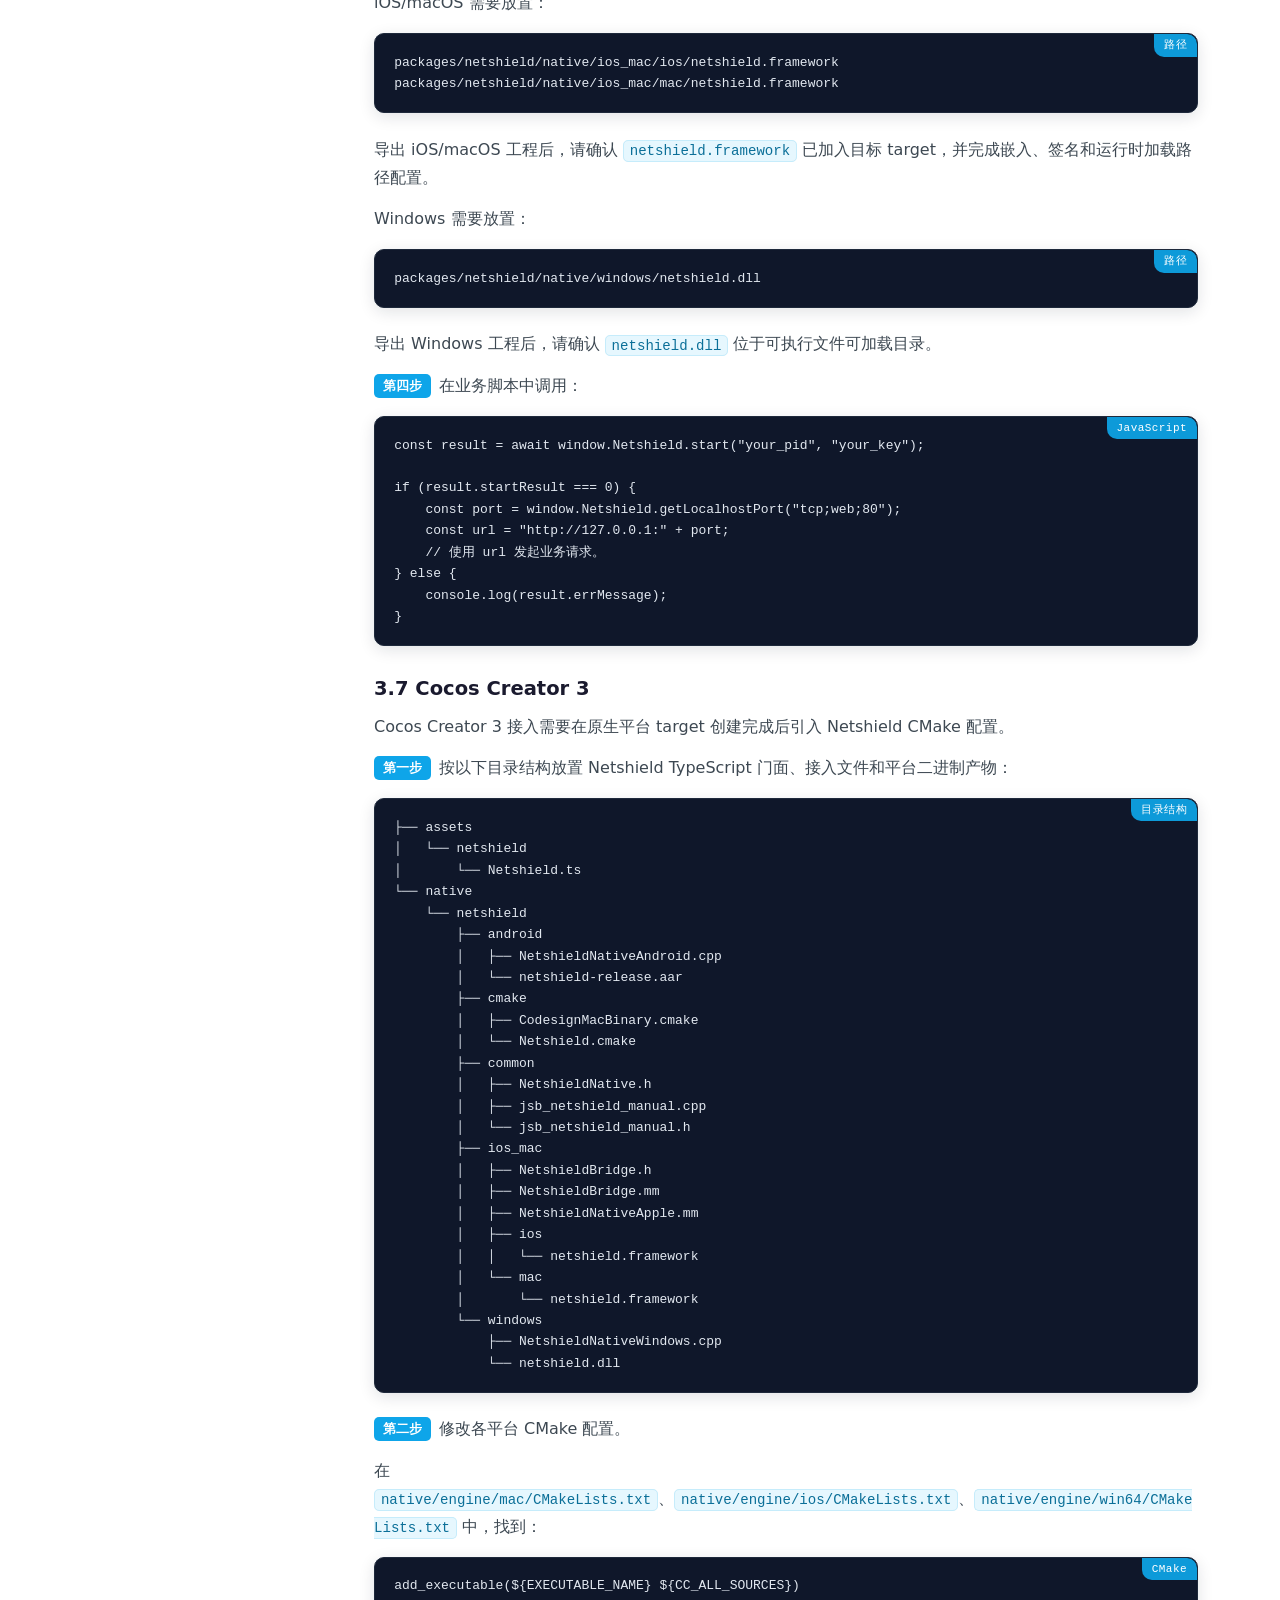
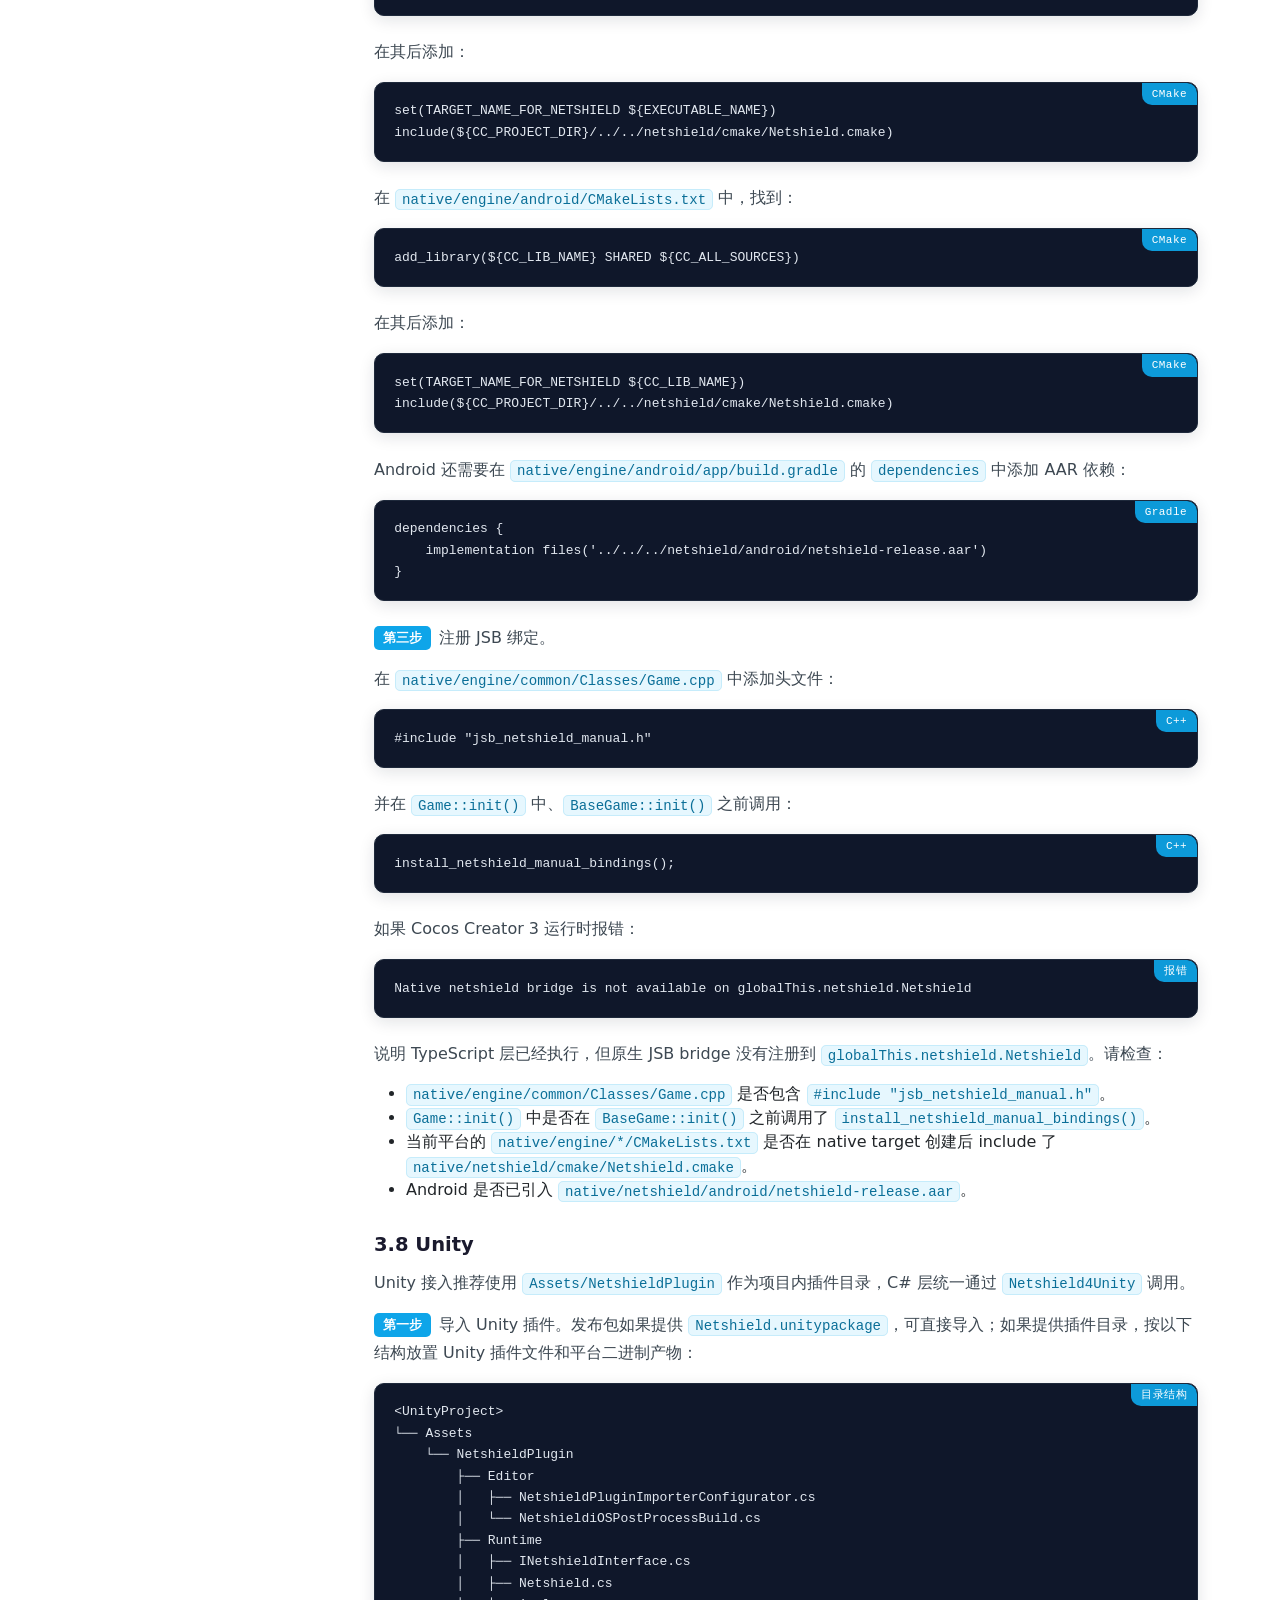
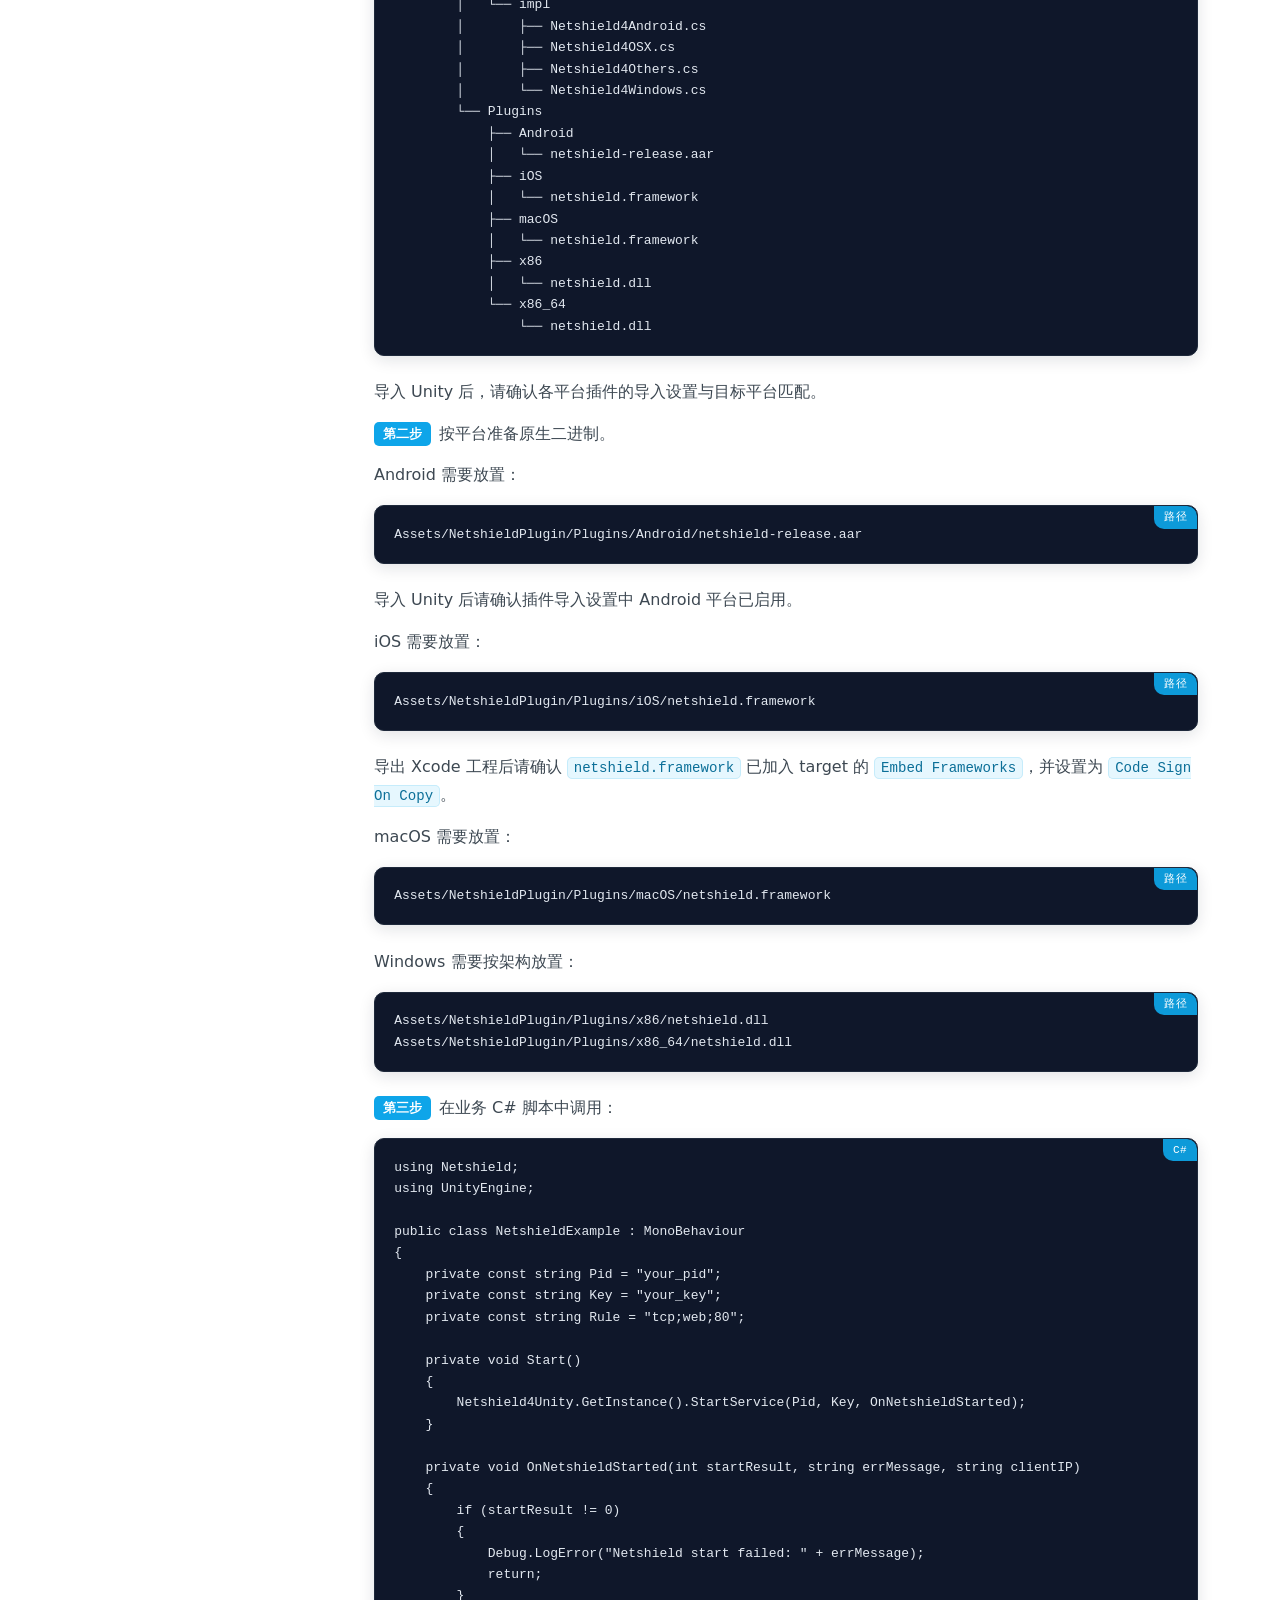
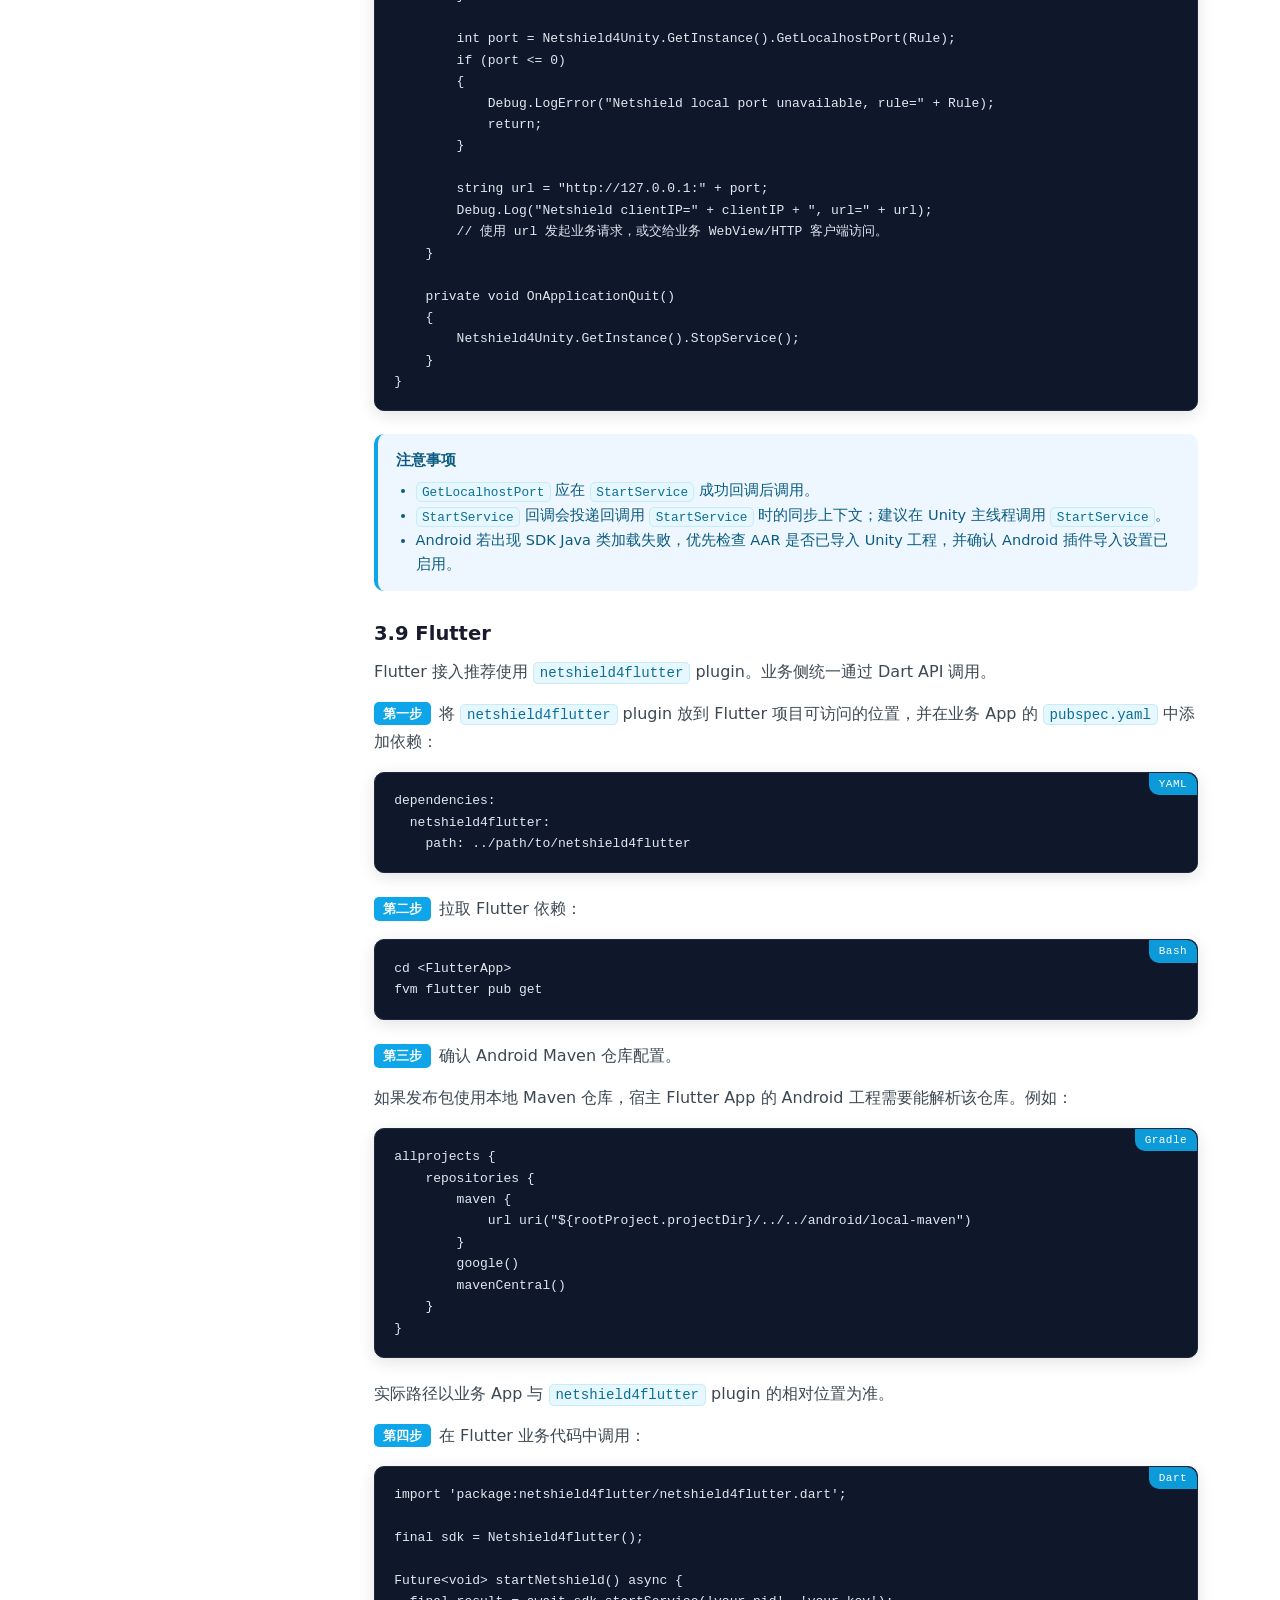
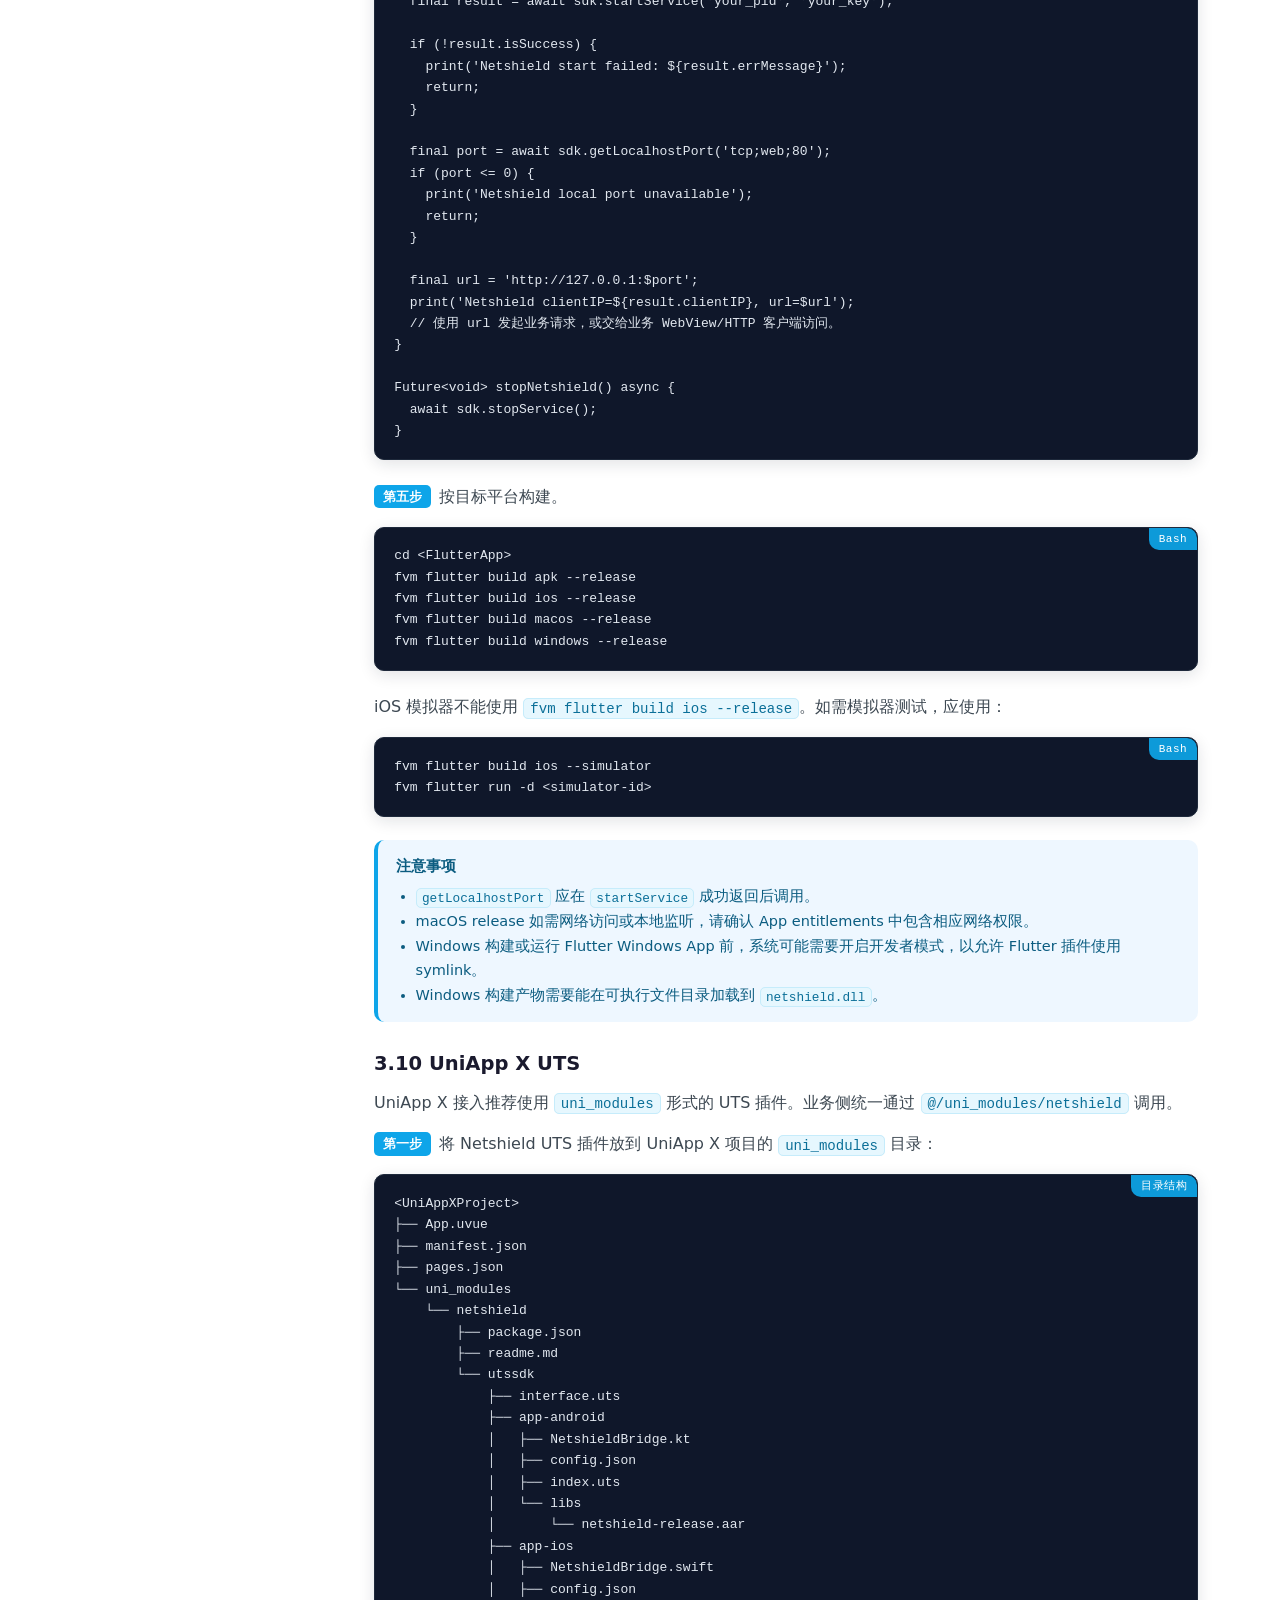
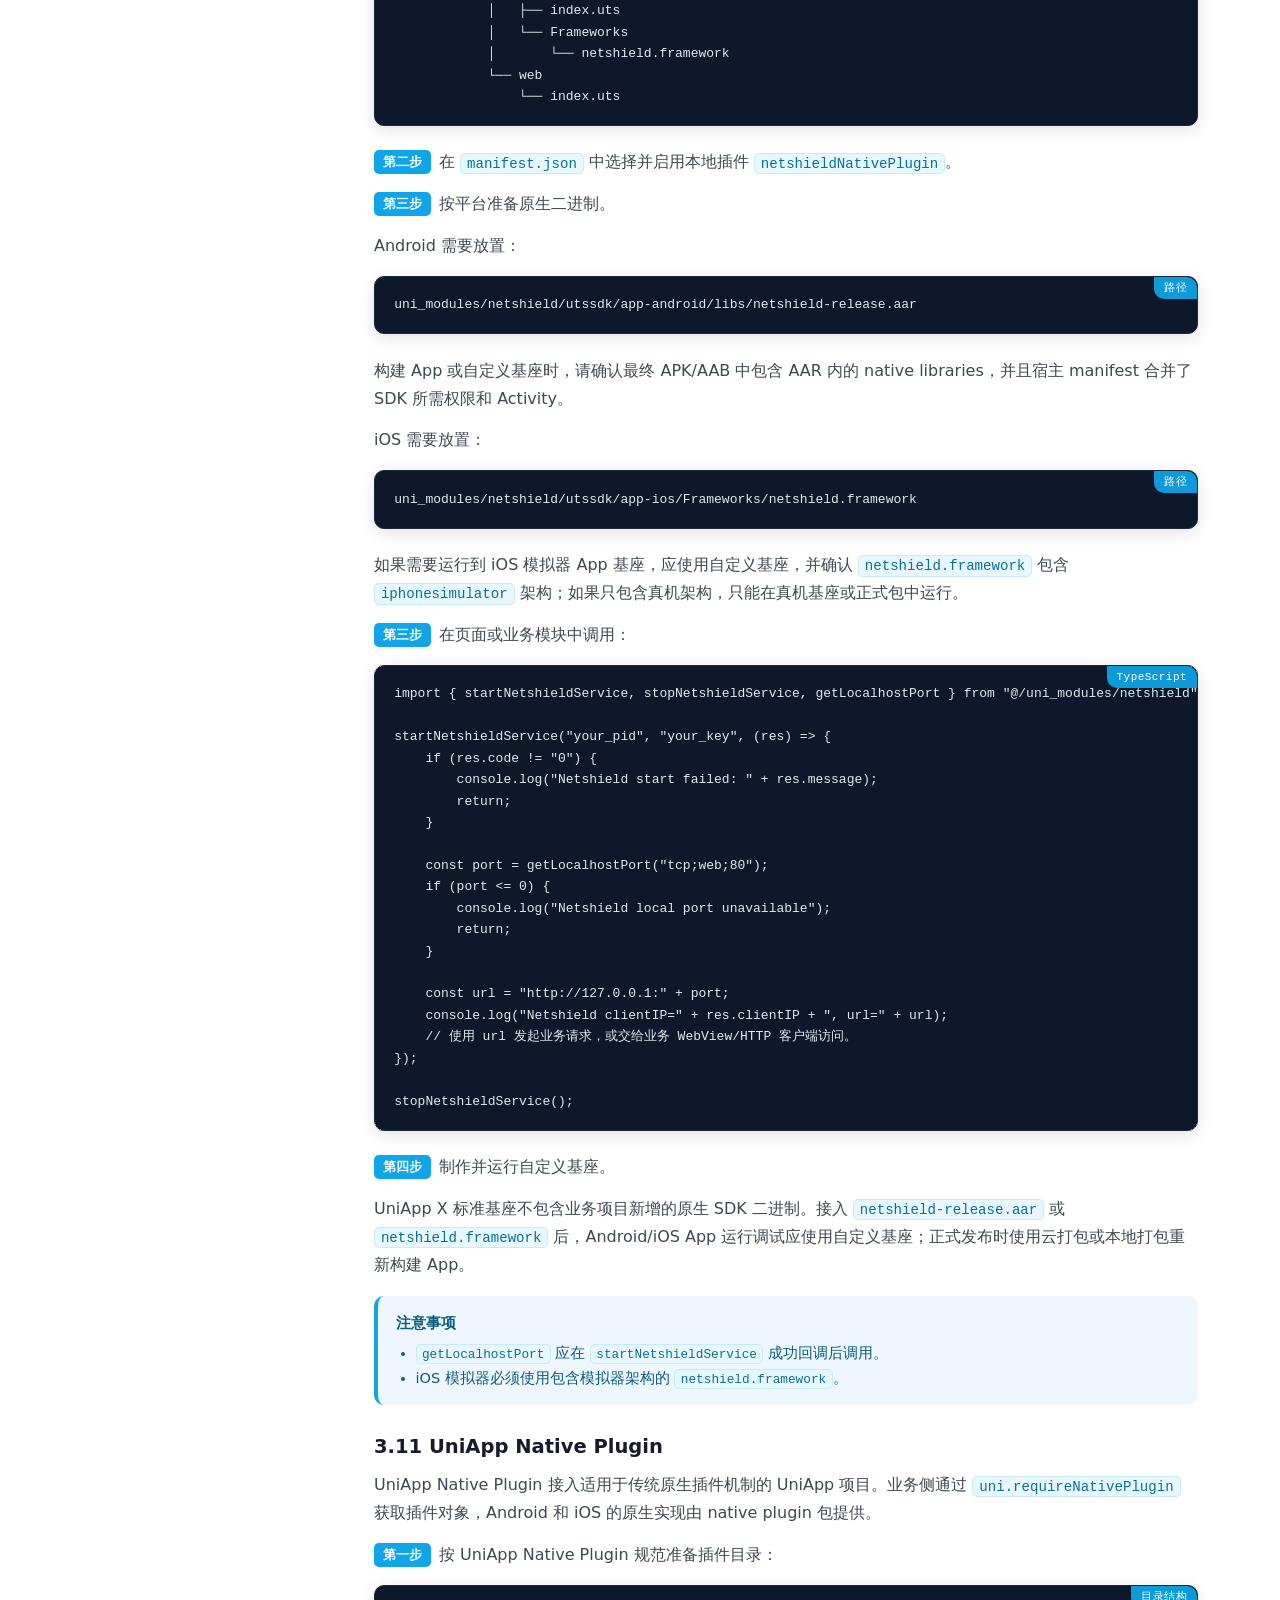
<file: sdk-docs.html>
<!DOCTYPE html>
<html lang="zh-CN">
<head>
    <meta charset="UTF-8">
    <meta http-equiv="X-UA-Compatible" content="IE=edge">
    <meta name="viewport" content="width=device-width, initial-scale=1.0">
    <meta name="author" content="GameShield SDK">
    <meta name="description" content="游戏盾SDK接入文档 - Netshield SDK Android/iOS/macOS/Windows/Linux/Flutter/Unity/Cocos/UniApp全平台集成指南、API Reference与FAQ。">
    <meta name="keywords" content="游戏盾SDK,SDK接入文档,Netshield SDK,Android接入,iOS接入,Unity插件,Flutter插件,Cocos Creator接入,UniApp接入">
    <link rel="canonical" href="https://www.safeengine.net/sdk-docs.html">

    <script type="application/ld+json">
    {
        "@context": "https://schema.org",
        "@type": "TechArticle",
        "headline": "游戏盾SDK接入文档",
        "description": "Netshield SDK 全平台接入指南、API Reference 与 FAQ。",
        "keywords": ["SDK接入", "API Reference", "Netshield", "Android", "iOS", "Unity", "Flutter"],
        "author": {
            "@type": "Organization",
            "name": "游戏盾SDK"
        }
    }
    </script>

    <link rel="stylesheet" href="assets/bootstrap/css/bootstrap.min.css">
    <link rel="stylesheet" href="assets/icons/crowbarcode-icons.css">
    <link rel="stylesheet" href="assets/css/animate.min.css">
    <link rel="stylesheet" href="assets/css/hover-min.css">
    <link rel="stylesheet" href="assets/owl-carousel/owl.carousel.min.css">
    <link rel="stylesheet" href="assets/owl-carousel/owl.theme.default.css">
    <link rel="stylesheet" href="assets/css/aos.css">
    <link rel="stylesheet" href="assets/css/style.css">
    <link rel="stylesheet" href="assets/css/style-responsive.css">
    <link rel="stylesheet" href="assets/css/themes.css">

    <!-- 接入文档专属样式：代码块 / 目录 / 表格 / 侧边栏 -->
    <style>
        /* ========== 布局 ========== */
        .docs-layout {
            display: flex;
            align-items: flex-start;
            gap: 2rem;
        }
        .docs-sidebar {
            width: 260px;
            flex: 0 0 260px;
            position: sticky;
            top: 90px;
            max-height: calc(100vh - 120px);
            overflow-y: auto;
            padding: 1.25rem 1rem;
            border-radius: 12px;
            background: #fff;
            border: 1px solid #eef2f6;
            box-shadow: 0 2px 14px rgba(14, 116, 180, 0.05);
        }
        .docs-sidebar .side-title {
            font-size: 13px;
            font-weight: 700;
            color: #1a1a2e;
            letter-spacing: .04em;
            text-transform: uppercase;
            margin: 0 0 .85rem .35rem;
        }
        .docs-sidebar .nav {
            flex-direction: column;
            gap: 2px;
        }
        .docs-sidebar .nav-link {
            font-size: 14px;
            color: #4a5568;
            padding: .42rem .75rem;
            border-radius: 7px;
            border-left: 2px solid transparent;
            transition: all .18s;
        }
        .docs-sidebar .nav-link:hover {
            background: #f0f9ff;
            color: #0ea5e9;
        }
        .docs-sidebar .nav-link.active {
            background: #e6f7fe;
            color: #0b7faf;
            font-weight: 600;
            border-left-color: #0ea5e9;
        }
        .docs-sidebar .nav-link.sub {
            padding-left: 1.65rem;
            font-size: 13px;
            color: #718096;
        }
        .docs-main {
            flex: 1 1 auto;
            min-width: 0;
        }
        @media (max-width: 991.98px) {
            .docs-sidebar { display: none; }
        }

        /* ========== 页眉 banner ========== */
        .docs-banner {
            background: linear-gradient(120deg, #f0f9ff 0%, #e6f7fe 55%, #eaf6ff 100%);
            border-bottom: 1px solid #e3eef5;
        }
        .docs-banner .eyebrow {
            color: #0ea5e9;
            font-weight: 600;
            letter-spacing: .08em;
            text-transform: uppercase;
            font-size: 13px;
        }

        /* ========== 标题层级 ========== */
        .docs-main h2 {
            font-size: 1.65rem;
            font-weight: 700;
            color: #1a1a2e;
            margin: 2.6rem 0 1.1rem;
            padding-bottom: .65rem;
            border-bottom: 2px solid #0ea5e9;
            display: inline-block;
        }
        .docs-main h3 {
            font-size: 1.22rem;
            font-weight: 700;
            color: #1a1a2e;
            margin: 1.9rem 0 .8rem;
        }
        .docs-main h4 {
            font-size: 1.02rem;
            font-weight: 700;
            color: #0b7faf;
            margin: 1.4rem 0 .5rem;
        }
        .docs-main h5 {
            font-size: .9rem;
            font-weight: 700;
            color: #64748b;
            letter-spacing: .06em;
            text-transform: uppercase;
            margin: 1.1rem 0 .35rem;
        }
        .docs-main p { color: #3d4852; line-height: 1.75; margin-bottom: .85rem; }

        /* ========== 表格 ========== */
        .docs-main table {
            width: 100%;
            border-collapse: collapse;
            margin: 1rem 0 1.4rem;
            font-size: 14px;
            background: #fff;
            border-radius: 10px;
            overflow: hidden;
            box-shadow: 0 1px 8px rgba(14, 116, 180, 0.07);
        }
        .docs-main thead th {
            background: #0ea5e9;
            color: #fff;
            font-weight: 600;
            text-align: left;
            padding: .7rem .9rem;
            border: none;
            white-space: nowrap;
        }
        .docs-main tbody td {
            padding: .65rem .9rem;
            border-top: 1px solid #edf2f7;
            color: #3d4852;
            vertical-align: top;
        }
        .docs-main tbody tr:nth-child(even) { background: #f8fbfd; }
        .docs-main tbody tr:hover { background: #f0f9ff; }
        .docs-main th:first-child, .docs-main td:first-child { white-space: normal; }
        .docs-main table code { white-space: normal; }

        /* ========== 代码块 ========== */
        pre[class*="language-"], pre.doc-code {
            background: #0f172a;
            color: #e2e8f0;
            border-radius: 10px;
            padding: 1.1rem 1.2rem;
            margin: 1rem 0 1.4rem;
            overflow-x: auto;
            font-size: 13px;
            line-height: 1.65;
            border: 1px solid #1e293b;
            box-shadow: 0 4px 16px rgba(15, 23, 42, .12);
        }
        pre.doc-code code {
            font-family: "SFMono-Regular", Consolas, "Liberation Mono", Menlo, "WenQuanYi Micro Hei", monospace;
            color: inherit;
            background: none;
            padding: 0;
            white-space: pre;
            font-size: inherit;
        }
        /* 行内代码 */
        .docs-main :not(pre) > code {
            background: #e6f7fe;
            color: #0b6f98;
            padding: .12em .42em;
            border-radius: 5px;
            font-size: .88em;
            font-family: "SFMono-Regular", Consolas, Menlo, monospace;
            border: 1px solid #c6ecfb;
        }
        /* 代码块语言角标 */
        pre.doc-code { position: relative; }
        pre.doc-code[data-lang]::before {
            content: attr(data-lang);
            position: absolute;
            top: 0;
            right: 0;
            background: rgba(14, 165, 233, .92);
            color: #fff;
            font-size: 11px;
            font-family: inherit;
            padding: 2px 10px;
            border-radius: 0 10px 0 10px;
            letter-spacing: .04em;
        }

        /* ========== 提示块 ========== */
        .callout {
            border-radius: 10px;
            padding: .9rem 1.1rem;
            margin: 1.1rem 0 1.5rem;
            font-size: 14.5px;
            line-height: 1.7;
            border-left: 4px solid;
        }
        .callout-warning {
            background: #fff8e6;
            border-color: #f0a500;
            color: #7a5a00;
        }
        .callout-note {
            background: #eef7ff;
            border-color: #0ea5e9;
            color: #0b5c80;
        }
        .callout-tip {
            background: #e9f8f0;
            border-color: #19a974;
            color: #0a6b47;
        }
        .callout .callout-title {
            font-weight: 700;
            display: block;
            margin-bottom: .25rem;
        }
        .callout ul { margin: .35rem 0 0; padding-left: 1.25rem; }

        /* ========== FAQ ========== */
        .faq-item { margin-bottom: .65rem; border-radius: 10px; overflow: hidden; border: 1px solid #eef2f6; }
        .faq-item .faq-q {
            width: 100%;
            text-align: left;
            background: #f8fbfd;
            border: none;
            padding: .85rem 1.1rem;
            font-size: 15px;
            font-weight: 600;
            color: #1a1a2e;
            cursor: pointer;
            display: flex;
            align-items: center;
            gap: .7rem;
            transition: background .18s;
        }
        .faq-item .faq-q:hover { background: #eef7ff; }
        .faq-item .faq-q .badge-q {
            flex: 0 0 auto;
            width: 24px; height: 24px;
            border-radius: 50%;
            background: #0ea5e9;
            color: #fff;
            font-size: 12px;
            font-weight: 700;
            display: inline-flex;
            align-items: center;
            justify-content: center;
        }
        .faq-item .faq-q .faq-toggle {
            margin-left: auto;
            color: #0ea5e9;
            transition: transform .25s;
            font-size: 13px;
        }
        .faq-item.open .faq-toggle { transform: rotate(45deg); }
        .faq-item .faq-a {
            max-height: 0;
            overflow: hidden;
            transition: max-height .3s ease;
            background: #fff;
        }
        .faq-item.open .faq-a { max-height: 800px; }
        .faq-item .faq-a-inner { padding: .25rem 1.1rem .9rem 3.4rem; font-size: 14.5px; color: #3d4852; line-height: 1.75; }
        .faq-item .faq-a-inner ul { padding-left: 1.25rem; margin: .35rem 0; }

        /* 步骤标签 */
        .step-label {
            display: inline-block;
            background: #0ea5e9;
            color: #fff;
            font-size: 12.5px;
            font-weight: 700;
            padding: 1px 9px;
            border-radius: 5px;
            margin-right: .5rem;
            vertical-align: 1px;
        }
    </style>
</head>
<body>

<!-- ===================== 页头 ===================== -->
<header>
    <div class="header-top pt-1 pb-1">
        <div class="container">
            <div class="row">
                <div class="col-md-auto d-flex justify-content-start">
                    <div class="text-with-icon pt-2 pb-2" style="white-space: nowrap; font-size: 16px; font-weight: 600; color: #1a1a2e;"><i class="cci-cloud-06"></i><span class="ms-2">游戏盾</span></div>
                </div>
                <div data-menumobile="1" class="col-md-10 d-flex justify-content-end ms-auto">
                    <div class="menu-mobile-header pb-2">
                        <div class="row pt-2 pb-2">
                            <div class="col-md-8">
                                <div class="logo"><img src="assets/img/logos/onbley-logo-white.svg" alt=""></div>
                            </div>
                            <div class="col-md d-flex justify-content-center align-items-end ms-auto">
                                <button aria-label="Open one menu mobile" data-eventmenumobile="1" class="btn-menu-mobile green-hover"><i class="cci-uncheck-01 d-flex"></i></button>
                            </div>
                        </div>
                    </div>
                    <div class="d-flex w-100">
                        <a href="index.html#" class="text-with-icon text-black pt-2 pb-2 ms-3 skyblue-hover-border"><i class="cci-support-07"></i><span class="ms-2">7×24小时技术支持</span></a>
                        <a href="index.html#" class="text-with-icon text-black pt-2 pb-2 ms-3 skyblue-hover-border"><i class="cci-padlock-01"></i><span class="ms-2">免费试用</span></a>
                        <a href="index.html#" class="text-with-icon text-black pt-2 pb-2 ms-3 skyblue-hover-border"><i class="cci-speed-01"></i><span class="ms-2">5分钟快速接入</span></a>
                    </div>
                    <a href="index.html#" class="text-with-icon text-black pt-2 pb-2 skyblue-hover-border" style="white-space: nowrap;"><i class="cci-padlock-01"></i><span class="ms-2">控制台登录</span></a>
                </div>
                <div class="col-md-10 d-flex ms-auto">
                    <button aria-label="Open one menu mobile" data-eventmenumobile="1" class="green-hover"><i class="cci-menu-05 d-flex"></i></button>
                </div>
            </div>
        </div>
    </div>

    <div class="header">
        <div class="container pt-2 pb-2">
            <div class="row align-items-center">
                <div class="col-md-3">
                    <div class="logo"><a href="index.html"><img src="assets/img/logos/onbley-logo-blue-and-black-gradient.svg" alt="游戏盾SDK Logo"></a></div>
                </div>
                <div data-menumobile="2" class="col-md-9 d-flex justify-content-end align-items-center">
                    <div class="menu-mobile-header w-100">
                        <div class="row pt-2 pb-2">
                            <div class="col-md-8">
                                <div class="logo"><img src="assets/img/logos/onbley-logo-white.svg" alt=""></div>
                            </div>
                            <div class="col-md d-flex justify-content-end align-items-center ms-auto">
                                <button aria-label="Open two menu mobile" data-eventmenumobile="2" class="btn-menu-mobile green-hover"><i class="cci-uncheck-01 d-flex"></i></button>
                            </div>
                        </div>
                    </div>
                    <nav class="navbar navbar-expand-lg navbar-light">
                        <div class="collapse navbar-collapse" id="navbarNavDropdown">
                            <ul class="navbar-nav">
                                <li class="nav-item"><a class="nav-link skyblue-hover-border text-with-icon" href="index.html"><i class="cci-home-05"></i><span class="ms-2">首页</span></a></li>
                                <li class="nav-item"><a class="nav-link skyblue-hover-border text-with-icon" href="game-shield-sdk.html"><i class="cci-layer-01"></i><span class="ms-2">产品服务</span></a></li>
                                <li class="nav-item dropdown">
                                    <a class="nav-link skyblue-hover-border dropdown-toggle text-with-icon" href="index.html#" id="solutions" role="button" data-bs-toggle="dropdown" aria-expanded="false"><i class="cci-company-01"></i><span class="ms-2">解决方案</span><i class="cci-arrow-02 ms-1"></i></a>
                                    <ul class="dropdown-menu" aria-labelledby="solutions">
                                        <li><span class="dropdown-header h6">按类型</span></li>
                                        <li><a class="dropdown-item text-with-icon" href="solutions-game.html"><i class="cci-layer-01"></i><span class="ms-2">游戏类防护</span></a></li>
                                        <li><a class="dropdown-item text-with-icon" href="solutions-finance.html"><i class="cci-padlock-02"></i><span class="ms-2">金融类防护</span></a></li>
                                        <li><a class="dropdown-item text-with-icon" href="solutions-social.html"><i class="cci-group-01"></i><span class="ms-2">社交类防护</span></a></li>
                                        <li><a class="dropdown-item text-with-icon" href="solutions-live.html"><i class="cci-video-01"></i><span class="ms-2">直播类防护</span></a></li>
                                    </ul>
                                </li>
                                <li class="nav-item dropdown">
                                    <a class="nav-link skyblue-hover-border dropdown-toggle text-with-icon menu-active" href="index.html#" id="company" role="button" data-bs-toggle="dropdown" aria-expanded="false"><i class="cci-info"></i><span class="ms-2">关于我们</span><i class="cci-arrow-02 ms-1"></i></a>
                                    <ul class="dropdown-menu" aria-labelledby="company">
                                        <li><a class="dropdown-item text-with-icon rounded" href="about-us.html"><i class="cci-company-02"></i><span class="ms-2">公司介绍</span></a></li>
                                        <li><a class="dropdown-item text-with-icon rounded" href="sdk-docs.html"><i class="cci-document-02"></i><span class="ms-2">接入文档</span></a></li>
                                        <li><a class="dropdown-item text-with-icon rounded" href="contact-us.html"><i class="cci-support-07"></i><span class="ms-2">联系我们</span></a></li>
                                    </ul>
                                </li>
                                <li><a class="nav-link skyblue-hover-border text-with-icon" href="contact-us.html"><i class="cci-support-07"></i><span class="ms-2">联系我们</span></a></li>
                            </ul>
                        </div>
                    </nav>
                    <a href="contact-us.html" class="btn btn-skyblue text-with-icon align-items-center justify-content-center h-100 ms-4"><i class="cci-padlock-02"></i><span class="ms-1">免费试用</span></a>
                </div>
                <div class="col-md d-flex justify-content-end ms-auto">
                    <button aria-label="Open two menu mobile" data-eventmenumobile="2" class="green-hover"><i class="cci-menu-08 d-flex"></i></button>
                </div>
            </div>
        </div>
    </div>
</header>

<!-- ===================== 主体 ===================== -->
<main>

    <!-- Banner -->
    <div class="docs-banner pt-5 pb-5">
        <div class="container">
            <div class="row align-items-center">
                <div class="col-md">
                    <span class="eyebrow">Netshield SDK · Developer Docs</span>
                    <h1 class="h2 text-grey-ligther mt-2">SDK 接入文档</h1>
                    <p class="mt-2 text-grey" style="max-width: 640px;">覆盖 Android / iOS / macOS / Windows / Linux / Flutter / Unity / Cocos Creator / UniApp 全平台接入，含集成示例、API Reference、线程模型与常见问题排查。</p>
                    <div class="d-flex flex-wrap gap-2 mt-3">
                        <span class="badge bg-white text-dark border px-3 py-2"><i class="cci-speed-01 me-1"></i>5 分钟快速接入</span>
                        <span class="badge bg-white text-dark border px-3 py-2"><i class="cci-layer-01 me-1"></i>10 种接入形态</span>
                        <span class="badge bg-white text-dark border px-3 py-2"><i class="cci-padlock-02 me-1"></i>全链路加密</span>
                    </div>
                </div>
                <div class="col-md-auto d-none d-md-block">
                    <div class="content-img"><img src="assets/img/design/cloud-02.svg" alt="SDK接入" width="220"></div>
                </div>
            </div>
        </div>
    </div>

    <section class="p-4 pt-5 pb-5">
        <div class="container">
            <div class="docs-layout">

                <!-- 侧边目录 -->
                <aside class="docs-sidebar">
                    <div class="side-title">目录</div>
                    <nav class="nav nav-pills flex-column" id="docsToc">
                        <a class="nav-link active" href="#sec-1">1. 概述</a>
                        <a class="nav-link" href="#sec-2">2. 接入前准备</a>
                        <a class="nav-link" href="#sec-3">3. SDK 集成</a>
                        <a class="nav-link sub" href="#sec-3-1">3.1 Android</a>
                        <a class="nav-link sub" href="#sec-3-2">3.2 iOS</a>
                        <a class="nav-link sub" href="#sec-3-3">3.3 macOS</a>
                        <a class="nav-link sub" href="#sec-3-4">3.4 Windows</a>
                        <a class="nav-link sub" href="#sec-3-5">3.5 Linux</a>
                        <a class="nav-link sub" href="#sec-3-6">3.6 Cocos Creator 2</a>
                        <a class="nav-link sub" href="#sec-3-7">3.7 Cocos Creator 3</a>
                        <a class="nav-link sub" href="#sec-3-8">3.8 Unity</a>
                        <a class="nav-link sub" href="#sec-3-9">3.9 Flutter</a>
                        <a class="nav-link sub" href="#sec-3-10">3.10 UniApp X UTS</a>
                        <a class="nav-link sub" href="#sec-3-11">3.11 UniApp Native Plugin</a>
                        <a class="nav-link" href="#sec-4">4. 初始化与业务流程</a>
                        <a class="nav-link" href="#sec-5">5. 异步调用与线程模型</a>
                        <a class="nav-link" href="#sec-6">6. 错误处理</a>
                        <a class="nav-link" href="#sec-7">7. 网络与安全</a>
                        <a class="nav-link" href="#sec-8">8. 生命周期管理</a>
                        <a class="nav-link" href="#sec-9">9. API Reference</a>
                        <a class="nav-link sub" href="#sec-9-1">基础结果约定</a>
                        <a class="nav-link sub" href="#sec-9-2">Android Java API</a>
                        <a class="nav-link sub" href="#sec-9-3">iOS/macOS API</a>
                        <a class="nav-link sub" href="#sec-9-4">Apple C ABI</a>
                        <a class="nav-link sub" href="#sec-9-5">Windows C ABI</a>
                        <a class="nav-link sub" href="#sec-9-6">Linux C ABI</a>
                        <a class="nav-link sub" href="#sec-9-7">Flutter API</a>
                        <a class="nav-link sub" href="#sec-9-8">Unity API</a>
                        <a class="nav-link sub" href="#sec-9-9">Cocos Creator 2 API</a>
                        <a class="nav-link sub" href="#sec-9-10">Cocos Creator 3 API</a>
                        <a class="nav-link sub" href="#sec-9-11">UniApp X UTS API</a>
                        <a class="nav-link sub" href="#sec-9-12">UniApp Native Plugin API</a>
                        <a class="nav-link" href="#sec-10">10. FAQ</a>
                    </nav>
                </aside>

                <!-- 正文 -->
                <article class="docs-main">

                    <!-- 1. 概述 -->
                    <h2 id="sec-1">1. 概述</h2>
                    <p>Netshield SDK 是客户端防护服务 SDK。App 启动 SDK 后，SDK 会启动本地监听服务；业务侧通过规则名调用 <code>getLocalhostPort</code> 获取本地端口，然后访问 <code>http://127.0.0.1:&lt;port&gt;</code> 完成受保护请求。</p>
                    <p>本文覆盖以下接入形态：</p>
                    <table>
                        <thead><tr><th>形态</th><th>适用开发者</th><th>语言/框架</th></tr></thead>
                        <tbody>
                            <tr><td><code>Android SDK</code></td><td>Android App</td><td>Java + JNI/C++</td></tr>
                            <tr><td><code>iOS/macOS SDK</code></td><td>iOS/macOS App</td><td>Objective-C / C ABI</td></tr>
                            <tr><td><code>Windows SDK</code></td><td>Windows 客户端</td><td>C ABI / DLL</td></tr>
                            <tr><td><code>Linux SDK</code></td><td>Linux 客户端</td><td>C ABI / SO</td></tr>
                            <tr><td><code>Flutter Plugin</code></td><td>Flutter App</td><td>Dart + 平台插件</td></tr>
                            <tr><td><code>Unity Plugin</code></td><td>Unity App/Game</td><td>C# + 平台插件</td></tr>
                            <tr><td><code>Cocos Creator 2</code></td><td>Cocos Creator 2 项目</td><td>JavaScript + JSB/Reflection</td></tr>
                            <tr><td><code>Cocos Creator 3</code></td><td>Cocos Creator 3 项目</td><td>TypeScript + JSB</td></tr>
                            <tr><td><code>UniApp X UTS</code></td><td>UniApp X 项目</td><td>UTS + Android/iOS</td></tr>
                            <tr><td><code>UniApp Native Plugin</code></td><td>UniApp Native Plugin 项目</td><td>Native Plugin</td></tr>
                        </tbody>
                    </table>

                    <!-- 2. 接入前准备 -->
                    <h2 id="sec-2">2. 接入前准备</h2>

                    <h3>通用准备</h3>
                    <table>
                        <thead><tr><th>项目</th><th>说明</th></tr></thead>
                        <tbody>
                            <tr><td><code>pid</code></td><td>客服提供的 pid，启动 SDK 必填。</td></tr>
                            <tr><td><code>key</code></td><td>客服提供的 key，启动 SDK 必填。</td></tr>
                            <tr><td>规则名 <code>rule</code></td><td>用于查询本地端口。如 <code>tcp;web;80</code>、<code>udp;socket;40090</code>。具体业务规则由服务端配置决定。</td></tr>
                            <tr><td>网络</td><td>SDK 启动时需要联网。</td></tr>
                        </tbody>
                    </table>

                    <h3>Android</h3>
                    <table>
                        <thead><tr><th>项目</th><th>要求</th></tr></thead>
                        <tbody>
                            <tr><td>minSdk</td><td>21</td></tr>
                            <tr><td>ABI</td><td>按发布包支持的 ABI 集成，常见为 <code>armeabi-v7a</code>、<code>arm64-v8a</code>、<code>x86</code>、<code>x86_64</code></td></tr>
                            <tr><td>权限</td><td>需要 <code>INTERNET</code>、<code>ACCESS_NETWORK_STATE</code>；如发布包要求，还需 <code>READ_GSERVICES</code></td></tr>
                        </tbody>
                    </table>

                    <h3>iOS</h3>
                    <table>
                        <thead><tr><th>项目</th><th>要求</th></tr></thead>
                        <tbody>
                            <tr><td>系统版本</td><td>iOS 11.0+</td></tr>
                            <tr><td>二进制</td><td><code>netshield.framework</code></td></tr>
                            <tr><td>系统 Framework</td><td><code>DeviceCheck</code>、<code>UIKit</code>、<code>CoreGraphics</code>、<code>CFNetwork</code>、<code>Foundation</code>；如使用官方发布包，通常已在集成配置中处理。</td></tr>
                        </tbody>
                    </table>

                    <h3>macOS</h3>
                    <table>
                        <thead><tr><th>项目</th><th>要求</th></tr></thead>
                        <tbody>
                            <tr><td>系统版本</td><td>macOS 10.11+</td></tr>
                            <tr><td>二进制</td><td><code>netshield.framework</code></td></tr>
                            <tr><td>系统 Framework</td><td><code>Cocoa</code>、<code>IOKit</code>、<code>SystemConfiguration</code>、<code>Network</code>、<code>Security</code>、<code>WebKit</code></td></tr>
                        </tbody>
                    </table>

                    <h3>Windows</h3>
                    <table>
                        <thead><tr><th>项目</th><th>要求</th></tr></thead>
                        <tbody>
                            <tr><td>二进制</td><td><code>netshield.dll</code>；部分发布包可能按架构提供 <code>netshield32.dll</code> 或 <code>netshield64.dll</code></td></tr>
                        </tbody>
                    </table>

                    <h3>Linux</h3>
                    <table>
                        <thead><tr><th>项目</th><th>要求</th></tr></thead>
                        <tbody>
                            <tr><td>二进制</td><td><code>libnetshield.so</code></td></tr>
                        </tbody>
                    </table>

                    <!-- 3. SDK 集成 -->
                    <h2 id="sec-3">3. SDK 集成</h2>

                    <h3 id="sec-3-1">3.1 Android</h3>
                    <p>第三方 App 接入时引入 SDK AAR，并确保 AAR 中的 native libraries 被打包到 APK/AAB。</p>
<pre class="doc-code" data-lang="Java"><code>import com.netshield.Netshield;

Netshield.startNetshieldService("your_pid", "your_key",
    (result, errorMessage, clientIP) -> {
        if (result == 0) {
            int port = Netshield.getLocalhostPort("tcp;web;80");
            String url = "http://127.0.0.1:" + port;
            // 使用 url 发起业务请求
        } else {
            // 启动失败；展示或记录 errorMessage
        }
    });</code></pre>

                    <h3 id="sec-3-2">3.2 iOS</h3>
                    <p>iOS 接入时将 <code>netshield.framework</code> 加入 App target，并按 Xcode 要求嵌入和签名。对外公开类为 <code>LibNetshield</code>：</p>
<pre class="doc-code" data-lang="Objective-C"><code>#import &lt;Netshield/LibNetshield.h&gt;</code></pre>
<pre class="doc-code" data-lang="Objective-C"><code>[LibNetshield startService:@"your_pid"
                       key:@"your_key"
   completionHandler:^(NSInteger startResult, NSString *errMessage, NSString *clientIP) {
    if (startResult == 0) {
        int port = [LibNetshield getLocalhostPort:@"tcp;web;80"];
        NSString *url = [NSString stringWithFormat:@"http://127.0.0.1:%d", port];
        // 使用 url 发起业务请求
    } else {
        // 启动失败；展示或记录 errMessage
    }
}];</code></pre>

                    <div class="callout callout-warning">
                        <span class="callout-title">⚠️ 结果极性变更提醒</span>
                        <code>startResult</code> 早期版本为 <code>BOOL</code>，<code>YES</code> 表示启动成功；当前版本为 <code>NSInteger</code>，<strong><code>0</code> 表示启动成功、非 <code>0</code> 表示失败</strong>。升级 SDK 时必须把判断改为 <code>if (startResult == 0)</code>：
                        <ul>
                            <li>只把 block 参数类型从 <code>BOOL</code> 改成 <code>NSInteger</code>、判断条件仍写 <code>if (startResult)</code> 的代码会把成功判成失败、失败判成成功。</li>
                            <li>若宿主工程仍在使用随旧 framework 分发的头文件（block 参数为 <code>BOOL</code>），编译不会报错，但运行期语义同样被反转，必须连同头文件一起升级。</li>
                            <li>仅 ObjC 包装层的 block 参数发生了极性变化；C ABI（<code>startNetshieldService</code>）以及 Android / Windows / Linux 的结果约定均为 <code>0</code> 成功、非 <code>0</code> 失败，未变化。</li>
                        </ul>
                    </div>

                    <h3 id="sec-3-3">3.3 macOS</h3>
                    <p>macOS 接入时将 <code>netshield.framework</code> 加入 App target，并确认运行时可加载该 framework。</p>

                    <h3 id="sec-3-4">3.4 Windows</h3>
                    <p>Windows 接入时，将 <code>netshield.dll</code> 放在应用可加载目录，例如可执行文件同级目录。应用可以通过导入库链接，也可以在运行时使用 <code>LoadLibrary</code> / <code>GetProcAddress</code> 动态加载 DLL。</p>
<pre class="doc-code" data-lang="C++"><code>#include "netshield.h"
#include &lt;stdio.h&gt;

static void __cdecl onStart(int startResult, const char *errMessage, const char *clientIP) {
    if (startResult == 0) {
        int port = getLocalhostPort("tcp;web;80");
        printf("clientIP=%s, url=http://127.0.0.1:%d\n", clientIP ? clientIP : "", port);
    } else {
        printf("start failed: %s\n", errMessage ? errMessage : getErrMessage());
    }
}

int main() {
    startNetshieldService("your_pid", "your_key", onStart);
    return 0;
}</code></pre>

                    <h3 id="sec-3-5">3.5 Linux</h3>
                    <p>Linux 接入时，确保应用运行时能加载 <code>libnetshield.so</code>。</p>
<pre class="doc-code" data-lang="C++"><code>#include "netshield.h"
#include &lt;stdio.h&gt;

static void onStart(int startResult, const char *errMessage, const char *clientIP) {
    if (startResult == 0) {
        int port = getLocalhostPort("tcp;web;80");
        printf("clientIP=%s, url=http://127.0.0.1:%d\n", clientIP ? clientIP : "", port);
    } else {
        printf("start failed: %s\n", errMessage ? errMessage : getErrMessage());
    }
}

int main() {
    startService("your_pid", "your_key", onStart);
    return 0;
}</code></pre>

                    <h3 id="sec-3-6">3.6 Cocos Creator 2</h3>
                    <p>Cocos Creator 2 接入推荐使用项目级 package。业务代码统一通过 <code>window.Netshield</code> 调用，不需要直接区分平台。</p>
                    <p><span class="step-label">第一步</span>将 Netshield package 放到 Cocos Creator 2 项目的 <code>packages</code> 目录：</p>
<pre class="doc-code" data-lang="目录结构"><code>&lt;CocosProject&gt;
├── assets
├── packages
│   └── netshield
│       ├── assets
│       │   └── Script
│       │       └── Netshield.js
│       ├── main.js
│       ├── package.json
│       └── native
│           ├── android
│           │   └── netshield-release.aar
│           ├── ios_mac
│           │   ├── ios
│           │   │   └── netshield.framework
│           │   └── mac
│           │       └── netshield.framework
│           └── windows
│               └── netshield.dll
└── project.json</code></pre>
                    <p><code>project.json</code> 需要保持项目级 package 目录配置：</p>
<pre class="doc-code" data-lang="JSON"><code>{
  "packages": "packages"
}</code></pre>
                    <p><span class="step-label">第二步</span>重启 Cocos Creator。确认 JS 门面已同步到：</p>
<pre class="doc-code" data-lang="路径"><code>&lt;CocosProject&gt;/assets/Script/Netshield.js</code></pre>
                    <p><span class="step-label">第三步</span>按平台准备原生二进制。</p>
                    <p>Android 需要放置：</p>
<pre class="doc-code" data-lang="路径"><code>packages/netshield/native/android/netshield-release.aar</code></pre>
                    <p>导出 Android Studio 工程后，请确认 AAR 已进入 app module 依赖，并且 native libraries 被合并到最终 APK/AAB：</p>
<pre class="doc-code" data-lang="Bash"><code>find . -name libnetshield.so -print</code></pre>
                    <p>如果导出的 Android Studio 工程包含多个 module，请构建实际的 application module。</p>
                    <p>iOS/macOS 需要放置：</p>
<pre class="doc-code" data-lang="路径"><code>packages/netshield/native/ios_mac/ios/netshield.framework
packages/netshield/native/ios_mac/mac/netshield.framework</code></pre>
                    <p>导出 iOS/macOS 工程后，请确认 <code>netshield.framework</code> 已加入目标 target，并完成嵌入、签名和运行时加载路径配置。</p>
                    <p>Windows 需要放置：</p>
<pre class="doc-code" data-lang="路径"><code>packages/netshield/native/windows/netshield.dll</code></pre>
                    <p>导出 Windows 工程后，请确认 <code>netshield.dll</code> 位于可执行文件可加载目录。</p>
                    <p><span class="step-label">第四步</span>在业务脚本中调用：</p>
<pre class="doc-code" data-lang="JavaScript"><code>const result = await window.Netshield.start("your_pid", "your_key");

if (result.startResult === 0) {
    const port = window.Netshield.getLocalhostPort("tcp;web;80");
    const url = "http://127.0.0.1:" + port;
    // 使用 url 发起业务请求。
} else {
    console.log(result.errMessage);
}</code></pre>

                    <h3 id="sec-3-7">3.7 Cocos Creator 3</h3>
                    <p>Cocos Creator 3 接入需要在原生平台 target 创建完成后引入 Netshield CMake 配置。</p>
                    <p><span class="step-label">第一步</span>按以下目录结构放置 Netshield TypeScript 门面、接入文件和平台二进制产物：</p>
<pre class="doc-code" data-lang="目录结构"><code>├── assets
│   └── netshield
│       └── Netshield.ts
└── native
    └── netshield
        ├── android
        │   ├── NetshieldNativeAndroid.cpp
        │   └── netshield-release.aar
        ├── cmake
        │   ├── CodesignMacBinary.cmake
        │   └── Netshield.cmake
        ├── common
        │   ├── NetshieldNative.h
        │   ├── jsb_netshield_manual.cpp
        │   └── jsb_netshield_manual.h
        ├── ios_mac
        │   ├── NetshieldBridge.h
        │   ├── NetshieldBridge.mm
        │   ├── NetshieldNativeApple.mm
        │   ├── ios
        │   │   └── netshield.framework
        │   └── mac
        │       └── netshield.framework
        └── windows
            ├── NetshieldNativeWindows.cpp
            └── netshield.dll</code></pre>
                    <p><span class="step-label">第二步</span>修改各平台 CMake 配置。</p>
                    <p>在 <code>native/engine/mac/CMakeLists.txt</code>、<code>native/engine/ios/CMakeLists.txt</code>、<code>native/engine/win64/CMakeLists.txt</code> 中，找到：</p>
<pre class="doc-code" data-lang="CMake"><code>add_executable(${EXECUTABLE_NAME} ${CC_ALL_SOURCES})</code></pre>
                    <p>在其后添加：</p>
<pre class="doc-code" data-lang="CMake"><code>set(TARGET_NAME_FOR_NETSHIELD ${EXECUTABLE_NAME})
include(${CC_PROJECT_DIR}/../../netshield/cmake/Netshield.cmake)</code></pre>
                    <p>在 <code>native/engine/android/CMakeLists.txt</code> 中，找到：</p>
<pre class="doc-code" data-lang="CMake"><code>add_library(${CC_LIB_NAME} SHARED ${CC_ALL_SOURCES})</code></pre>
                    <p>在其后添加：</p>
<pre class="doc-code" data-lang="CMake"><code>set(TARGET_NAME_FOR_NETSHIELD ${CC_LIB_NAME})
include(${CC_PROJECT_DIR}/../../netshield/cmake/Netshield.cmake)</code></pre>
                    <p>Android 还需要在 <code>native/engine/android/app/build.gradle</code> 的 <code>dependencies</code> 中添加 AAR 依赖：</p>
<pre class="doc-code" data-lang="Gradle"><code>dependencies {
    implementation files('../../../netshield/android/netshield-release.aar')
}</code></pre>
                    <p><span class="step-label">第三步</span>注册 JSB 绑定。</p>
                    <p>在 <code>native/engine/common/Classes/Game.cpp</code> 中添加头文件：</p>
<pre class="doc-code" data-lang="C++"><code>#include "jsb_netshield_manual.h"</code></pre>
                    <p>并在 <code>Game::init()</code> 中、<code>BaseGame::init()</code> 之前调用：</p>
<pre class="doc-code" data-lang="C++"><code>install_netshield_manual_bindings();</code></pre>
                    <p>如果 Cocos Creator 3 运行时报错：</p>
<pre class="doc-code" data-lang="报错"><code>Native netshield bridge is not available on globalThis.netshield.Netshield</code></pre>
                    <p>说明 TypeScript 层已经执行，但原生 JSB bridge 没有注册到 <code>globalThis.netshield.Netshield</code>。请检查：</p>
                    <ul>
                        <li><code>native/engine/common/Classes/Game.cpp</code> 是否包含 <code>#include "jsb_netshield_manual.h"</code>。</li>
                        <li><code>Game::init()</code> 中是否在 <code>BaseGame::init()</code> 之前调用了 <code>install_netshield_manual_bindings()</code>。</li>
                        <li>当前平台的 <code>native/engine/*/CMakeLists.txt</code> 是否在 native target 创建后 include 了 <code>native/netshield/cmake/Netshield.cmake</code>。</li>
                        <li>Android 是否已引入 <code>native/netshield/android/netshield-release.aar</code>。</li>
                    </ul>

                    <h3 id="sec-3-8">3.8 Unity</h3>
                    <p>Unity 接入推荐使用 <code>Assets/NetshieldPlugin</code> 作为项目内插件目录，C# 层统一通过 <code>Netshield4Unity</code> 调用。</p>
                    <p><span class="step-label">第一步</span>导入 Unity 插件。发布包如果提供 <code>Netshield.unitypackage</code>，可直接导入；如果提供插件目录，按以下结构放置 Unity 插件文件和平台二进制产物：</p>
<pre class="doc-code" data-lang="目录结构"><code>&lt;UnityProject&gt;
└── Assets
    └── NetshieldPlugin
        ├── Editor
        │   ├── NetshieldPluginImporterConfigurator.cs
        │   └── NetshieldiOSPostProcessBuild.cs
        ├── Runtime
        │   ├── INetshieldInterface.cs
        │   ├── Netshield.cs
        │   └── impl
        │       ├── Netshield4Android.cs
        │       ├── Netshield4OSX.cs
        │       ├── Netshield4Others.cs
        │       └── Netshield4Windows.cs
        └── Plugins
            ├── Android
            │   └── netshield-release.aar
            ├── iOS
            │   └── netshield.framework
            ├── macOS
            │   └── netshield.framework
            ├── x86
            │   └── netshield.dll
            └── x86_64
                └── netshield.dll</code></pre>
                    <p>导入 Unity 后，请确认各平台插件的导入设置与目标平台匹配。</p>
                    <p><span class="step-label">第二步</span>按平台准备原生二进制。</p>
                    <p>Android 需要放置：</p>
<pre class="doc-code" data-lang="路径"><code>Assets/NetshieldPlugin/Plugins/Android/netshield-release.aar</code></pre>
                    <p>导入 Unity 后请确认插件导入设置中 Android 平台已启用。</p>
                    <p>iOS 需要放置：</p>
<pre class="doc-code" data-lang="路径"><code>Assets/NetshieldPlugin/Plugins/iOS/netshield.framework</code></pre>
                    <p>导出 Xcode 工程后请确认 <code>netshield.framework</code> 已加入 target 的 <code>Embed Frameworks</code>，并设置为 <code>Code Sign On Copy</code>。</p>
                    <p>macOS 需要放置：</p>
<pre class="doc-code" data-lang="路径"><code>Assets/NetshieldPlugin/Plugins/macOS/netshield.framework</code></pre>
                    <p>Windows 需要按架构放置：</p>
<pre class="doc-code" data-lang="路径"><code>Assets/NetshieldPlugin/Plugins/x86/netshield.dll
Assets/NetshieldPlugin/Plugins/x86_64/netshield.dll</code></pre>
                    <p><span class="step-label">第三步</span>在业务 C# 脚本中调用：</p>
<pre class="doc-code" data-lang="C#"><code>using Netshield;
using UnityEngine;

public class NetshieldExample : MonoBehaviour
{
    private const string Pid = "your_pid";
    private const string Key = "your_key";
    private const string Rule = "tcp;web;80";

    private void Start()
    {
        Netshield4Unity.GetInstance().StartService(Pid, Key, OnNetshieldStarted);
    }

    private void OnNetshieldStarted(int startResult, string errMessage, string clientIP)
    {
        if (startResult != 0)
        {
            Debug.LogError("Netshield start failed: " + errMessage);
            return;
        }

        int port = Netshield4Unity.GetInstance().GetLocalhostPort(Rule);
        if (port <= 0)
        {
            Debug.LogError("Netshield local port unavailable, rule=" + Rule);
            return;
        }

        string url = "http://127.0.0.1:" + port;
        Debug.Log("Netshield clientIP=" + clientIP + ", url=" + url);
        // 使用 url 发起业务请求，或交给业务 WebView/HTTP 客户端访问。
    }

    private void OnApplicationQuit()
    {
        Netshield4Unity.GetInstance().StopService();
    }
}</code></pre>
                    <div class="callout callout-note">
                        <span class="callout-title">注意事项</span>
                        <ul>
                            <li><code>GetLocalhostPort</code> 应在 <code>StartService</code> 成功回调后调用。</li>
                            <li><code>StartService</code> 回调会投递回调用 <code>StartService</code> 时的同步上下文；建议在 Unity 主线程调用 <code>StartService</code>。</li>
                            <li>Android 若出现 SDK Java 类加载失败，优先检查 AAR 是否已导入 Unity 工程，并确认 Android 插件导入设置已启用。</li>
                        </ul>
                    </div>

                    <h3 id="sec-3-9">3.9 Flutter</h3>
                    <p>Flutter 接入推荐使用 <code>netshield4flutter</code> plugin。业务侧统一通过 Dart API 调用。</p>
                    <p><span class="step-label">第一步</span>将 <code>netshield4flutter</code> plugin 放到 Flutter 项目可访问的位置，并在业务 App 的 <code>pubspec.yaml</code> 中添加依赖：</p>
<pre class="doc-code" data-lang="YAML"><code>dependencies:
  netshield4flutter:
    path: ../path/to/netshield4flutter</code></pre>
                    <p><span class="step-label">第二步</span>拉取 Flutter 依赖：</p>
<pre class="doc-code" data-lang="Bash"><code>cd &lt;FlutterApp&gt;
fvm flutter pub get</code></pre>
                    <p><span class="step-label">第三步</span>确认 Android Maven 仓库配置。</p>
                    <p>如果发布包使用本地 Maven 仓库，宿主 Flutter App 的 Android 工程需要能解析该仓库。例如：</p>
<pre class="doc-code" data-lang="Gradle"><code>allprojects {
    repositories {
        maven {
            url uri("${rootProject.projectDir}/../../android/local-maven")
        }
        google()
        mavenCentral()
    }
}</code></pre>
                    <p>实际路径以业务 App 与 <code>netshield4flutter</code> plugin 的相对位置为准。</p>
                    <p><span class="step-label">第四步</span>在 Flutter 业务代码中调用：</p>
<pre class="doc-code" data-lang="Dart"><code>import 'package:netshield4flutter/netshield4flutter.dart';

final sdk = Netshield4flutter();

Future&lt;void&gt; startNetshield() async {
  final result = await sdk.startService('your_pid', 'your_key');

  if (!result.isSuccess) {
    print('Netshield start failed: ${result.errMessage}');
    return;
  }

  final port = await sdk.getLocalhostPort('tcp;web;80');
  if (port &lt;= 0) {
    print('Netshield local port unavailable');
    return;
  }

  final url = 'http://127.0.0.1:$port';
  print('Netshield clientIP=${result.clientIP}, url=$url');
  // 使用 url 发起业务请求，或交给业务 WebView/HTTP 客户端访问。
}

Future&lt;void&gt; stopNetshield() async {
  await sdk.stopService();
}</code></pre>
                    <p><span class="step-label">第五步</span>按目标平台构建。</p>
<pre class="doc-code" data-lang="Bash"><code>cd &lt;FlutterApp&gt;
fvm flutter build apk --release
fvm flutter build ios --release
fvm flutter build macos --release
fvm flutter build windows --release</code></pre>
                    <p>iOS 模拟器不能使用 <code>fvm flutter build ios --release</code>。如需模拟器测试，应使用：</p>
<pre class="doc-code" data-lang="Bash"><code>fvm flutter build ios --simulator
fvm flutter run -d &lt;simulator-id&gt;</code></pre>
                    <div class="callout callout-note">
                        <span class="callout-title">注意事项</span>
                        <ul>
                            <li><code>getLocalhostPort</code> 应在 <code>startService</code> 成功返回后调用。</li>
                            <li>macOS release 如需网络访问或本地监听，请确认 App entitlements 中包含相应网络权限。</li>
                            <li>Windows 构建或运行 Flutter Windows App 前，系统可能需要开启开发者模式，以允许 Flutter 插件使用 symlink。</li>
                            <li>Windows 构建产物需要能在可执行文件目录加载到 <code>netshield.dll</code>。</li>
                        </ul>
                    </div>

                    <h3 id="sec-3-10">3.10 UniApp X UTS</h3>
                    <p>UniApp X 接入推荐使用 <code>uni_modules</code> 形式的 UTS 插件。业务侧统一通过 <code>@/uni_modules/netshield</code> 调用。</p>
                    <p><span class="step-label">第一步</span>将 Netshield UTS 插件放到 UniApp X 项目的 <code>uni_modules</code> 目录：</p>
<pre class="doc-code" data-lang="目录结构"><code>&lt;UniAppXProject&gt;
├── App.uvue
├── manifest.json
├── pages.json
└── uni_modules
    └── netshield
        ├── package.json
        ├── readme.md
        └── utssdk
            ├── interface.uts
            ├── app-android
            │   ├── NetshieldBridge.kt
            │   ├── config.json
            │   ├── index.uts
            │   └── libs
            │       └── netshield-release.aar
            ├── app-ios
            │   ├── NetshieldBridge.swift
            │   ├── config.json
            │   ├── index.uts
            │   └── Frameworks
            │       └── netshield.framework
            └── web
                └── index.uts</code></pre>
                    <p><span class="step-label">第二步</span>在 <code>manifest.json</code> 中选择并启用本地插件 <code>netshieldNativePlugin</code>。</p>
                    <p><span class="step-label">第三步</span>按平台准备原生二进制。</p>
                    <p>Android 需要放置：</p>
<pre class="doc-code" data-lang="路径"><code>uni_modules/netshield/utssdk/app-android/libs/netshield-release.aar</code></pre>
                    <p>构建 App 或自定义基座时，请确认最终 APK/AAB 中包含 AAR 内的 native libraries，并且宿主 manifest 合并了 SDK 所需权限和 Activity。</p>
                    <p>iOS 需要放置：</p>
<pre class="doc-code" data-lang="路径"><code>uni_modules/netshield/utssdk/app-ios/Frameworks/netshield.framework</code></pre>
                    <p>如果需要运行到 iOS 模拟器 App 基座，应使用自定义基座，并确认 <code>netshield.framework</code> 包含 <code>iphonesimulator</code> 架构；如果只包含真机架构，只能在真机基座或正式包中运行。</p>
                    <p><span class="step-label">第三步</span>在页面或业务模块中调用：</p>
<pre class="doc-code" data-lang="TypeScript"><code>import { startNetshieldService, stopNetshieldService, getLocalhostPort } from "@/uni_modules/netshield";

startNetshieldService("your_pid", "your_key", (res) => {
    if (res.code != "0") {
        console.log("Netshield start failed: " + res.message);
        return;
    }

    const port = getLocalhostPort("tcp;web;80");
    if (port &lt;= 0) {
        console.log("Netshield local port unavailable");
        return;
    }

    const url = "http://127.0.0.1:" + port;
    console.log("Netshield clientIP=" + res.clientIP + ", url=" + url);
    // 使用 url 发起业务请求，或交给业务 WebView/HTTP 客户端访问。
});

stopNetshieldService();</code></pre>
                    <p><span class="step-label">第四步</span>制作并运行自定义基座。</p>
                    <p>UniApp X 标准基座不包含业务项目新增的原生 SDK 二进制。接入 <code>netshield-release.aar</code> 或 <code>netshield.framework</code> 后，Android/iOS App 运行调试应使用自定义基座；正式发布时使用云打包或本地打包重新构建 App。</p>
                    <div class="callout callout-note">
                        <span class="callout-title">注意事项</span>
                        <ul>
                            <li><code>getLocalhostPort</code> 应在 <code>startNetshieldService</code> 成功回调后调用。</li>
                            <li>iOS 模拟器必须使用包含模拟器架构的 <code>netshield.framework</code>。</li>
                        </ul>
                    </div>

                    <h3 id="sec-3-11">3.11 UniApp Native Plugin</h3>
                    <p>UniApp Native Plugin 接入适用于传统原生插件机制的 UniApp 项目。业务侧通过 <code>uni.requireNativePlugin</code> 获取插件对象，Android 和 iOS 的原生实现由 native plugin 包提供。</p>
                    <p><span class="step-label">第一步</span>按 UniApp Native Plugin 规范准备插件目录：</p>
<pre class="doc-code" data-lang="目录结构"><code>&lt;UniAppProject&gt;
├── manifest.json
├── pages.json
└── nativeplugins
    └── netshieldNativePlugin
        ├── package.json
        ├── android
        │   ├── NetshieldUniAppNativeBridge-release.aar
        │   └── netshield-debug.aar
        └── ios
            ├── NetshieldUniAppNativeBridge.framework
            └── netshield.framework</code></pre>
                    <p><span class="step-label">第二步</span>按平台准备原生二进制。</p>
                    <p>Android 需要确认 native plugin 声明了插件类：</p>
<pre class="doc-code" data-lang="类名"><code>com.netshield.NetshieldUniAppNativeBridge</code></pre>
                    <p>并声明或合并以下权限：</p>
<pre class="doc-code" data-lang="XML"><code>&lt;uses-permission android:name="android.permission.INTERNET" /&gt;
&lt;uses-permission android:name="android.permission.ACCESS_NETWORK_STATE" /&gt;
&lt;uses-permission android:name="com.google.android.providers.gsf.permission.READ_GSERVICES" /&gt;</code></pre>
                    <p>iOS 需要确认 native plugin 包含：</p>
<pre class="doc-code" data-lang="路径"><code>NetshieldUniAppNativeBridge.framework</code></pre>
                    <p>如果 iOS 需要在 HBuilderX 中运行调试，应先制作自定义基座，确保 <code>NetshieldUniAppNativeBridge.framework</code> 被嵌入并签名。</p>
                    <p><span class="step-label">第四步</span>在业务代码中调用：</p>
<pre class="doc-code" data-lang="JavaScript"><code>const netshieldNativePlugin = uni.requireNativePlugin('netshieldNativePlugin');

netshieldNativePlugin.startNetshieldService("your_pid", "your_key", (ret) => {
    if (ret.startResult == "0") {
        const port = netshieldNativePlugin.getLocalhostPort("tcp;web;80");
        const url = "http://127.0.0.1:" + port;
    } else {
        console.log(ret.errMessage);
    }
});

netshieldNativePlugin.stopNetshieldService();</code></pre>
                    <div class="callout callout-note">
                        <span class="callout-title">注意事项</span>
                        <ul>
                            <li>Native Plugin 接入后，App 调试应使用自定义基座；标准基座不会内置该原生插件。</li>
                            <li>iOS framework 如包含动态库，需要加入 Embed Frameworks 并在打包时签名。</li>
                            <li>Android 如出现类找不到或 native library 加载失败，请检查 native plugin 包结构、AAR 是否进入最终 APK，以及 manifest merge 结果。</li>
                        </ul>
                    </div>

                    <!-- 4. 初始化与业务流程 -->
                    <h2 id="sec-4">4. 初始化与业务流程</h2>
                    <p>SDK 没有单独的初始化对象或配置对象。启动接口即初始化入口。建议在应用启动后、业务请求发起前尽早启动 SDK。</p>
                    <p><strong>标准流程：</strong></p>
<pre class="doc-code" data-lang="流程"><code>准备 pid/key
  ↓
调用 start/startService/startNetshieldService
  ↓
等待启动回调
  ↓
startResult == 0：读取 clientIP，按 rule 查询本地端口
startResult != 0：展示/记录 errMessage</code></pre>
                    <p>启动成功后，业务侧使用 <code>getLocalhostPort(rule)</code> 获取本地监听端口，并访问 <code>http://127.0.0.1:&lt;port&gt;</code> 发起受保护请求。<code>getLocalhostPort</code> 返回 <code>-1</code> 表示未找到规则、SDK 未启动成功或内部状态不可用。</p>
                    <p><strong>参数说明：</strong></p>
                    <table>
                        <thead><tr><th>参数</th><th>类型</th><th>必填</th><th>说明</th><th>示例</th></tr></thead>
                        <tbody>
                            <tr><td><code>pid</code></td><td>string / <code>const char *</code> / <code>NSString *</code></td><td>是</td><td>客服提供的 pid</td><td><code>123</code></td></tr>
                            <tr><td><code>key</code></td><td>string / <code>const char *</code> / <code>NSString *</code></td><td>是</td><td>客服提供的 key</td><td>示例中为 32 位字符串</td></tr>
                            <tr><td><code>callback</code> / <code>completionHandler</code></td><td>函数/闭包</td><td>Android/Windows/Linux 可为空；iOS 示例应传入</td><td>启动完成回调</td><td>见示例</td></tr>
                        </tbody>
                    </table>

                    <!-- 5. 异步调用与线程模型 -->
                    <h2 id="sec-5">5. 异步调用与线程模型</h2>
                    <table>
                        <thead><tr><th>平台/包装层</th><th>启动接口</th><th>回调线程</th></tr></thead>
                        <tbody>
                            <tr><td>Android Java SDK</td><td>异步</td><td>SDK 通过 <code>Handler(Looper.getMainLooper())</code> 投递到 Android 主线程。</td></tr>
                            <tr><td>iOS/macOS</td><td>异步</td><td>通过 <code>dispatch_async(dispatch_get_main_queue())</code> 回调。</td></tr>
                            <tr><td>Windows C ABI</td><td>异步</td><td>基础 SDK 不保证回调在 UI 线程。Flutter/Unity/Cocos3 包装层会切回对应平台线程。</td></tr>
                            <tr><td>Linux C ABI</td><td>异步</td><td>回调不保证在 UI 主线程触发，UI 程序应自行切回主线程。</td></tr>
                            <tr><td>Flutter</td><td><code>Future</code></td><td>Android/iOS/macOS/Windows 插件会在平台层完成结果返回。</td></tr>
                            <tr><td>Unity</td><td>回调</td><td>启动结果投递回调用 <code>StartService</code> 时的上下文。</td></tr>
                            <tr><td>Cocos Creator 2/3</td><td><code>Promise</code></td><td>原生桥接层将启动结果投递回 Cocos 线程。</td></tr>
                            <tr><td>UniApp UTS</td><td>回调</td><td>Android SDK 回调为主线程；iOS UTS bridge 显式投递主线程。</td></tr>
                            <tr><td>UniApp Native Plugin</td><td>回调</td><td>Android/iOS native plugin 会将启动结果投递到主线程。</td></tr>
                        </tbody>
                    </table>

                    <!-- 6. 错误处理 -->
                    <h2 id="sec-6">6. 错误处理</h2>
                    <table>
                        <thead><tr><th>字段</th><th>类型</th><th>含义</th></tr></thead>
                        <tbody>
                            <tr><td><code>startResult</code> / <code>result</code></td><td>int</td><td><code>0</code> 表示成功；其他值表示失败。</td></tr>
                            <tr><td><code>errMessage</code> / <code>errorMessage</code></td><td>string</td><td>启动失败原因。成功时通常为空。</td></tr>
                            <tr><td><code>getLocalhostPort</code> 返回值</td><td>int</td><td>成功返回本地监听端口；失败返回 <code>-1</code>。</td></tr>
                        </tbody>
                    </table>
                    <p>SDK 可能返回的常见失败信息包括：</p>
                    <table>
                        <thead><tr><th>失败信息片段</th><th>含义</th><th>建议处理</th></tr></thead>
                        <tbody>
                            <tr><td><code>pid and key must not be empty</code></td><td><code>pid</code> 或 <code>key</code> 为空</td><td>检查业务配置。</td></tr>
                            <tr><td><code>netshield service has been started.</code></td><td>重复启动或服务已启动</td><td>避免重复调用；防护 SDK 通常按进程生命周期启动一次。</td></tr>
                            <tr><td><code>netshield service is starting</code></td><td>Android 已有启动任务进行中</td><td>等待上一次启动回调。</td></tr>
                            <tr><td><code>SDK was closed</code></td><td>SDK 内部状态已关闭</td><td>避免重复初始化或异常生命周期调用。</td></tr>
                            <tr><td><code>failed to create local server</code></td><td>本地服务创建失败</td><td>检查端口占用、系统权限。</td></tr>
                            <tr><td><code>startup timed out while waiting for network</code></td><td>iOS/macOS 等待网络超时</td><td>检查网络状态后重试。</td></tr>
                        </tbody>
                    </table>

                    <!-- 7. 网络与安全 -->
                    <h2 id="sec-7">7. 网络与安全</h2>
                    <p>SDK 可确认的网络/安全行为：</p>
                    <ul>
                        <li>SDK 启动时会启动本地服务。</li>
                        <li>业务侧请求应访问 <code>http://127.0.0.1:&lt;port&gt;</code>。</li>
                    </ul>
                    <div class="callout callout-tip">
                        <span class="callout-title">安全提示</span>
                        不要在业务日志中打印真实 <code>key</code>。文档和 Demo 中的 pid/key 仅用于示例，不应作为生产配置。
                    </div>

                    <!-- 8. 生命周期管理 -->
                    <h2 id="sec-8">8. 生命周期管理</h2>
                    <table>
                        <thead><tr><th>阶段</th><th>API</th><th>说明</th></tr></thead>
                        <tbody>
                            <tr><td>启动/初始化</td><td><code>start...</code></td><td>异步启动；通过回调判断结果。</td></tr>
                            <tr><td>使用</td><td><code>getLocalhostPort(rule)</code></td><td>启动成功后调用，得到本地监听端口。</td></tr>
                            <tr><td>停止</td><td><code>stop...</code></td><td>可在应用退出或不再需要防护服务时调用，释放 SDK 资源。</td></tr>
                        </tbody>
                    </table>
                    <p><strong>重复启动：</strong></p>
                    <ul>
                        <li>SDK 会通过服务状态防止重复启动。</li>
                        <li>Android 正在启动时会回调 <code>-1</code> 和 <code>netshield service is starting</code>。</li>
                        <li>已启动后再次启动可能返回 <code>-1</code> 和 <code>netshield service has been started.</code>。</li>
                        <li>防护 SDK 通常按进程生命周期启动一次，不建议业务侧设计运行期重启流程。</li>
                        <li>调用停止接口后，已获取的本地端口不应继续使用；如需再次访问，应重新启动 SDK 并重新查询端口。</li>
                    </ul>

                    <!-- 9. API Reference -->
                    <h2 id="sec-9">9. API Reference</h2>

                    <h3 id="sec-9-1">1. 基础结果约定</h3>
                    <table>
                        <thead><tr><th>字段/返回值</th><th>含义</th></tr></thead>
                        <tbody>
                            <tr><td><code>0</code></td><td>启动成功。</td></tr>
                            <tr><td>非 <code>0</code></td><td>启动失败。</td></tr>
                            <tr><td><code>clientIP</code></td><td>启动成功时返回客户端真实 IP；失败时通常为空。</td></tr>
                            <tr><td><code>errMessage</code> / <code>errorMessage</code></td><td>启动失败原因；成功时通常为空。</td></tr>
                            <tr><td><code>getLocalhostPort</code> 返回 <code>-1</code></td><td>查询失败、SDK 未启动成功或规则不存在。</td></tr>
                        </tbody>
                    </table>

                    <h3 id="sec-9-2">2. Android Java API</h3>
                    <p><strong>类：</strong></p>
<pre class="doc-code" data-lang="Java"><code>com.netshield.Netshield</code></pre>

                    <h4><code>Netshield.startNetshieldService</code></h4>
                    <h5>功能</h5>
                    <p>异步启动防护服务。SDK 内部负责后台启动，并把结果投递到 Android 主线程。</p>
                    <h5>函数定义</h5>
<pre class="doc-code" data-lang="Java"><code>public static void startNetshieldService(
    final String pid,
    final String key,
    final StartServiceCallback callback
)</code></pre>
                    <h5>参数</h5>
                    <table>
                        <thead><tr><th>参数</th><th>类型</th><th>必填</th><th>说明</th></tr></thead>
                        <tbody>
                            <tr><td><code>pid</code></td><td><code>String</code></td><td>是</td><td>客服提供的 pid。</td></tr>
                            <tr><td><code>key</code></td><td><code>String</code></td><td>是</td><td>客服提供的 key。</td></tr>
                            <tr><td><code>callback</code></td><td><code>StartServiceCallback</code></td><td>否</td><td>启动结果回调；代码允许为空。</td></tr>
                        </tbody>
                    </table>
                    <h5>Callback</h5>
<pre class="doc-code" data-lang="Java"><code>@FunctionalInterface
public interface StartServiceCallback {
    void onComplete(int result, String errorMessage, String clientIP);
}</code></pre>
                    <table>
                        <thead><tr><th>参数</th><th>类型</th><th>说明</th></tr></thead>
                        <tbody>
                            <tr><td><code>result</code></td><td><code>int</code></td><td><code>0</code> 成功，非 <code>0</code> 失败。</td></tr>
                            <tr><td><code>errorMessage</code></td><td><code>String</code></td><td>失败详情；成功时通常为空。</td></tr>
                            <tr><td><code>clientIP</code></td><td><code>String</code></td><td>成功时为客户端真实 IP；失败时通常为空。</td></tr>
                        </tbody>
                    </table>
                    <h5>示例</h5>
<pre class="doc-code" data-lang="Java"><code>Netshield.startNetshieldService("your_pid", "your_key",
    (result, errorMessage, clientIP) -> {
        if (result == 0) {
            int port = Netshield.getLocalhostPort("tcp;web;80");
        }
    });</code></pre>

                    <h4><code>Netshield.getLocalhostPort</code></h4>
<pre class="doc-code" data-lang="Java"><code>public static native int getLocalhostPort(String rule);</code></pre>
                    <p>启动成功后根据规则名获取本地监听端口。失败返回 <code>-1</code>。</p>

                    <h4><code>Netshield.getErrMessage</code></h4>
<pre class="doc-code" data-lang="Java"><code>public static native String getErrMessage();</code></pre>
                    <p>获取最近一次启动失败信息。新启动接口的回调已经返回 <code>errorMessage</code>，通常优先使用回调参数。</p>

                    <h4><code>Netshield.stopService</code></h4>
<pre class="doc-code" data-lang="Java"><code>public static native void stopService();</code></pre>
                    <p>停止防护服务，释放 SDK 资源。</p>

                    <h3 id="sec-9-3">3. iOS/macOS Objective-C API</h3>
                    <p><strong>类：</strong></p>
<pre class="doc-code" data-lang="Objective-C"><code>LibNetshield</code></pre>

                    <h4><code>+startService:key:completionHandler:</code></h4>
<pre class="doc-code" data-lang="Objective-C"><code>+ (void)startService:(NSString *)pid
                 key:(NSString *)key
completionHandler:(void (^)(NSInteger startResult,
                                  NSString *errMessage,
                                  NSString *clientIP))completionHandler;</code></pre>
                    <table>
                        <thead><tr><th>参数</th><th>类型</th><th>必填</th><th>说明</th></tr></thead>
                        <tbody>
                            <tr><td><code>pid</code></td><td><code>NSString *</code></td><td>是</td><td>客服提供的 pid。</td></tr>
                            <tr><td><code>key</code></td><td><code>NSString *</code></td><td>是</td><td>客服提供的 key。</td></tr>
                            <tr><td><code>completionHandler</code></td><td>block</td><td>是</td><td>启动完成回调。</td></tr>
                        </tbody>
                    </table>
                    <p>回调通过主线程触发。</p>
                    <div class="callout callout-warning">
                        <span class="callout-title">⚠️ 结果极性变更提醒</span>
                        <code>startResult</code> 由 <code>BOOL</code>（<code>YES</code> 表示成功）改为 <code>NSInteger</code>（<code>0</code> 表示成功）后，判断条件必须写成 <code>if (startResult == 0)</code>；沿用 <code>if (startResult)</code> 会把成功与失败整体反转。使用旧 framework 头文件编译的宿主工程不会报错，但运行期语义同样被反转，需要连同头文件一起升级。
                    </div>

                    <h4><code>+getLocalhostPort:</code></h4>
<pre class="doc-code" data-lang="Objective-C"><code>+ (int)getLocalhostPort:(NSString *)rule;</code></pre>
                    <p>启动成功后根据规则名获取本地监听端口。</p>

                    <h4><code>+stopService</code></h4>
<pre class="doc-code" data-lang="Objective-C"><code>+ (void)stopService;</code></pre>
                    <p>停止防护服务，释放 SDK 资源。</p>

                    <h3 id="sec-9-4">4. Apple C ABI</h3>
                    <h4><code>startNetshieldService</code></h4>
<pre class="doc-code" data-lang="C++"><code>void startNetshieldService(
    const char *pid,
    const char *key,
    void (*completionHandler)(int startResult, const char *errMessage, const char *clientIP)
);</code></pre>
                    <h4><code>getLocalhostPort</code></h4>
<pre class="doc-code" data-lang="C++"><code>int getLocalhostPort(const char *rule);</code></pre>
                    <h4><code>stopNetshieldService</code></h4>
<pre class="doc-code" data-lang="C++"><code>void stopNetshieldService();</code></pre>

                    <h3 id="sec-9-5">5. Windows C ABI</h3>
                    <h4><code>NetshieldStartServiceCallback</code></h4>
<pre class="doc-code" data-lang="C++"><code>typedef void(__cdecl *NetshieldStartServiceCallback)(
    int startResult,
    const char *errMessage,
    const char *clientIP
);</code></pre>
                    <h4><code>startNetshieldService</code></h4>
<pre class="doc-code" data-lang="C++"><code>__declspec(dllexport) void __cdecl startNetshieldService(
    const char *pid,
    const char *key,
    NetshieldStartServiceCallback callback
);</code></pre>
                    <p>异步启动防护服务。回调可为空。</p>
                    <h4><code>getLocalhostPort</code></h4>
<pre class="doc-code" data-lang="C++"><code>__declspec(dllexport) int __cdecl getLocalhostPort(const char *rule);</code></pre>
                    <h4><code>getErrMessage</code></h4>
<pre class="doc-code" data-lang="C++"><code>__declspec(dllexport) const char *__cdecl getErrMessage();</code></pre>
                    <h4><code>stopNetshieldService</code></h4>
<pre class="doc-code" data-lang="C++"><code>__declspec(dllexport) void __cdecl stopNetshieldService();</code></pre>

                    <h3 id="sec-9-6">6. Linux C ABI</h3>
                    <h4><code>NetshieldStartServiceCallback</code></h4>
<pre class="doc-code" data-lang="C++"><code>typedef void (*NetshieldStartServiceCallback)(
    int startResult,
    const char *errMessage,
    const char *clientIP
);</code></pre>
                    <h4><code>startService</code></h4>
<pre class="doc-code" data-lang="C++"><code>__attribute__((visibility("default"))) void startService(
    const char *pid,
    const char *key,
    NetshieldStartServiceCallback callback
);</code></pre>
                    <h4><code>getLocalhostPort</code></h4>
<pre class="doc-code" data-lang="C++"><code>__attribute__((visibility("default"))) int getLocalhostPort(const char *rule);</code></pre>
                    <h4><code>getErrMessage</code></h4>
<pre class="doc-code" data-lang="C++"><code>__attribute__((visibility("default"))) const char *getErrMessage();</code></pre>
                    <h4><code>stopService</code></h4>
<pre class="doc-code" data-lang="C++"><code>__attribute__((visibility("default"))) void stopService();</code></pre>

                    <h3 id="sec-9-7">7. Flutter API</h3>
                    <p><strong>包：</strong></p>
<pre class="doc-code" data-lang="Dart"><code>package:netshield4flutter/netshield4flutter.dart</code></pre>
                    <h4><code>Netshield4flutter.startService</code></h4>
<pre class="doc-code" data-lang="Dart"><code>Future&lt;NetshieldStartResult&gt; startService(String pid, String key)</code></pre>
                    <h4><code>NetshieldStartResult</code></h4>
<pre class="doc-code" data-lang="Dart"><code>class NetshieldStartResult {
  final int resultCode;
  final String clientIP;
  final String errMessage;

  bool get isSuccess => resultCode == 0;
}</code></pre>
                    <h4><code>Netshield4flutter.getLocalhostPort</code></h4>
<pre class="doc-code" data-lang="Dart"><code>Future&lt;int&gt; getLocalhostPort(String rule)</code></pre>
                    <h4><code>Netshield4flutter.stopService</code></h4>
<pre class="doc-code" data-lang="Dart"><code>Future&lt;void&gt; stopService()</code></pre>
                    <h4><code>Netshield4flutter.getPlatformVersion</code></h4>
<pre class="doc-code" data-lang="Dart"><code>Future&lt;String?&gt; getPlatformVersion()</code></pre>

                    <h3 id="sec-9-8">8. Unity API</h3>
                    <p><strong>命名空间：</strong></p>
<pre class="doc-code" data-lang="C#"><code>Netshield</code></pre>
                    <h4><code>Netshield4Unity.GetInstance</code></h4>
<pre class="doc-code" data-lang="C#"><code>public static Netshield4Unity GetInstance()</code></pre>
                    <p>返回 SDK 单例。</p>
                    <h4><code>Netshield4Unity.StartService</code></h4>
<pre class="doc-code" data-lang="C#"><code>public void StartService(string pid, string key, CompletionHandler completionHandler)</code></pre>
                    <h4><code>CompletionHandler</code></h4>
<pre class="doc-code" data-lang="C#"><code>public delegate void CompletionHandler(
    int startResult,
    string errMessage,
    string clientIP
);</code></pre>
                    <h4><code>Netshield4Unity.GetLocalhostPort</code></h4>
<pre class="doc-code" data-lang="C#"><code>public int GetLocalhostPort(string rule)</code></pre>
                    <h4><code>Netshield4Unity.StopService</code></h4>
<pre class="doc-code" data-lang="C#"><code>public void StopService()</code></pre>

                    <h3 id="sec-9-9">9. Cocos Creator 2 API</h3>
                    <p><strong>全局对象：</strong></p>
<pre class="doc-code" data-lang="JavaScript"><code>window.Netshield</code></pre>
                    <h4><code>window.Netshield.start</code></h4>
<pre class="doc-code" data-lang="JavaScript"><code>start(pid, key): Promise&lt;{ startResult, errMessage, clientIP }&gt;</code></pre>
                    <h4><code>window.Netshield.getLocalhostPort</code></h4>
<pre class="doc-code" data-lang="JavaScript"><code>getLocalhostPort(rule): number</code></pre>
                    <h4><code>window.Netshield.stop</code></h4>
<pre class="doc-code" data-lang="JavaScript"><code>stop(): void</code></pre>

                    <h3 id="sec-9-10">10. Cocos Creator 3 API</h3>
                    <p><strong>模块：</strong></p>
<pre class="doc-code" data-lang="TypeScript"><code>import { Netshield } from 'Netshield';</code></pre>
                    <h4><code>Netshield.start</code></h4>
<pre class="doc-code" data-lang="TypeScript"><code>start(pid: string, key: string): Promise&lt;NetshieldStartResult&gt;</code></pre>
<pre class="doc-code" data-lang="TypeScript"><code>export interface NetshieldStartResult {
    startResult: number;
    errMessage: string;
    clientIP: string;
}</code></pre>
                    <h4><code>Netshield.getLocalhostPort</code></h4>
<pre class="doc-code" data-lang="TypeScript"><code>getLocalhostPort(rule: string): number</code></pre>
                    <h4><code>Netshield.stop</code></h4>
<pre class="doc-code" data-lang="TypeScript"><code>stop(): void</code></pre>

                    <h3 id="sec-9-11">11. UniApp X UTS API</h3>
                    <p><strong>模块：</strong></p>
<pre class="doc-code" data-lang="TypeScript"><code>@/uni_modules/netshield</code></pre>
                    <h4><code>startNetshieldService</code></h4>
<pre class="doc-code" data-lang="TypeScript"><code>export type StartNetshieldService =
  (pid: string, key: string, callback: (res: NetshieldServiceResult) =&gt; void) =&gt; void</code></pre>
                    <p><strong>回调对象：</strong></p>
                    <table>
                        <thead><tr><th>字段</th><th>含义</th></tr></thead>
                        <tbody>
                            <tr><td><code>res.code</code></td><td><code>"0"</code> 成功，其他值失败。</td></tr>
                            <tr><td><code>res.message</code></td><td>错误信息。</td></tr>
                            <tr><td><code>res.clientIP</code></td><td>客户端真实 IP。</td></tr>
                        </tbody>
                    </table>
                    <h4><code>getLocalhostPort</code></h4>
<pre class="doc-code" data-lang="TypeScript"><code>export type GetLocalhostPort = (rule: string) =&gt; number</code></pre>
                    <h4><code>stopNetshieldService</code></h4>
<pre class="doc-code" data-lang="TypeScript"><code>export type StopNetshieldService = () =&gt; void</code></pre>

                    <h3 id="sec-9-12">12. UniApp Native Plugin API</h3>
                    <p><strong>插件名：</strong></p>
<pre class="doc-code" data-lang="JavaScript"><code>netshieldNativePlugin</code></pre>
                    <p><strong>获取插件：</strong></p>
<pre class="doc-code" data-lang="JavaScript"><code>const netshieldNativePlugin = uni.requireNativePlugin('netshieldNativePlugin');</code></pre>
                    <h4><code>startNetshieldService</code></h4>
<pre class="doc-code" data-lang="JavaScript"><code>netshieldNativePlugin.startNetshieldService(pid, key, callback)</code></pre>
                    <p><strong>回调对象：</strong></p>
<pre class="doc-code" data-lang="TypeScript"><code>{
  startResult: string,
  errMessage: string,
  clientIP: string
}</code></pre>
                    <h4><code>getLocalhostPort</code></h4>
<pre class="doc-code" data-lang="JavaScript"><code>const port = netshieldNativePlugin.getLocalhostPort(rule)</code></pre>
                    <h4><code>stopNetshieldService</code></h4>
<pre class="doc-code" data-lang="JavaScript"><code>netshieldNativePlugin.stopNetshieldService()</code></pre>

                    <!-- 10. FAQ -->
                    <h2 id="sec-10">10. FAQ</h2>
                    <div class="faq-list">

                        <div class="faq-item open">
                            <button class="faq-q"><span class="badge-q">1</span><span>SDK 初始化失败</span><i class="cci-uncheck-01 faq-toggle"></i></button>
                            <div class="faq-a"><div class="faq-a-inner">
                                <p><strong>现象：</strong>启动回调中 <code>startResult != 0</code>。</p>
                                <p><strong>原因：</strong></p>
                                <ul>
                                    <li><code>pid</code> 或 <code>key</code> 为空。</li>
                                    <li><code>pid/key</code> 与服务端配置不匹配。</li>
                                    <li>当前网络无法拉取配置。</li>
                                    <li>SDK 初始化失败。</li>
                                    <li>本地目录或设备标识获取失败。</li>
                                </ul>
                                <p><strong>排查方式：</strong></p>
                                <ul>
                                    <li>确认传入的 <code>pid</code>、<code>key</code> 来自客服提供。</li>
                                    <li>打印并上报启动回调中的 <code>errMessage</code>。</li>
                                    <li>检查设备网络是否可访问外网。</li>
                                    <li>Android 检查 App 是否有 <code>INTERNET</code> 和 <code>ACCESS_NETWORK_STATE</code> 权限。</li>
                                    <li>桌面平台检查二进制依赖是否完整。</li>
                                </ul>
                                <p><strong>解决方案：</strong></p>
                                <ul>
                                    <li>修正 <code>pid/key</code>。</li>
                                    <li>网络恢复后重新调用启动接口。</li>
                                    <li>如果 <code>errMessage</code> 指向目录权限或设备标识，检查运行目录、沙盒权限和系统权限。</li>
                                </ul>
                            </div></div>
                        </div>

                        <div class="faq-item">
                            <button class="faq-q"><span class="badge-q">2</span><span>重复启动失败</span><i class="cci-uncheck-01 faq-toggle"></i></button>
                            <div class="faq-a"><div class="faq-a-inner">
                                <p><strong>现象：</strong>返回 <code>netshield service is starting</code> 或 <code>netshield service has been started.</code></p>
                                <p><strong>原因：</strong></p>
                                <ul>
                                    <li>上一次启动尚未回调。</li>
                                    <li>SDK 已经处于启动成功状态。</li>
                                </ul>
                                <p><strong>排查方式：</strong></p>
                                <ul>
                                    <li>检查业务代码是否重复点击启动按钮或并发调用启动 API。</li>
                                    <li>Android 示例中使用 <code>startingSDK</code> 防止重复点击。</li>
                                </ul>
                                <p><strong>解决方案：</strong></p>
                                <ul>
                                    <li>启动期间禁用启动按钮。</li>
                                    <li>已启动后不要再次调用启动；防护 SDK 通常随进程运行，不建议业务侧设计主动重启流程。</li>
                                </ul>
                            </div></div>
                        </div>

                        <div class="faq-item">
                            <button class="faq-q"><span class="badge-q">3</span><span><code>getLocalhostPort</code> 返回 <code>-1</code></span><i class="cci-uncheck-01 faq-toggle"></i></button>
                            <div class="faq-a"><div class="faq-a-inner">
                                <p><strong>现象：</strong>启动后查询规则端口返回 <code>-1</code>。</p>
                                <p><strong>原因：</strong></p>
                                <ul>
                                    <li>SDK 尚未启动成功。</li>
                                    <li>传入的 <code>rule</code> 不存在或与服务端配置不匹配。</li>
                                    <li>SDK 启动流程失败或尚未进入可用状态。</li>
                                </ul>
                                <p><strong>排查方式：</strong></p>
                                <ul>
                                    <li>确认只在启动成功回调后调用。</li>
                                    <li>检查规则名是否与服务端配置一致。</li>
                                    <li>记录启动回调中的 <code>errMessage</code>。</li>
                                </ul>
                                <p><strong>解决方案：</strong></p>
                                <ul>
                                    <li>等待启动成功后再查端口。</li>
                                    <li>使用服务端实际下发的规则名。</li>
                                    <li>启动失败时不要继续发起本地请求。</li>
                                </ul>
                            </div></div>
                        </div>

                        <div class="faq-item">
                            <button class="faq-q"><span class="badge-q">4</span><span>请求 <code>127.0.0.1:&lt;port&gt;</code> 失败</span><i class="cci-uncheck-01 faq-toggle"></i></button>
                            <div class="faq-a"><div class="faq-a-inner">
                                <p><strong>现象：</strong>端口已获取，但访问本地地址失败。</p>
                                <p><strong>原因：</strong></p>
                                <ul>
                                    <li><code>getLocalhostPort</code> 返回 <code>-1</code>，业务仍拼接 URL。</li>
                                    <li>本地服务未启动或不可用。</li>
                                    <li>规则对应的上游网络不可达。</li>
                                    <li>Windows/桌面平台可能存在权限或安全软件拦截。</li>
                                </ul>
                                <p><strong>排查方式：</strong></p>
                                <ul>
                                    <li>检查端口值是否大于 0。</li>
                                    <li>确认请求发生在启动成功之后。</li>
                                    <li>记录 HTTP 状态码和网络错误。</li>
                                </ul>
                                <p><strong>解决方案：</strong></p>
                                <ul>
                                    <li>端口为 <code>-1</code> 时不要发起请求。</li>
                                    <li>网络恢复后重试。</li>
                                    <li>Windows 场景检查应用权限和防火墙/安全软件策略。</li>
                                </ul>
                            </div></div>
                        </div>

                        <div class="faq-item">
                            <button class="faq-q"><span class="badge-q">5</span><span>Timeout</span><i class="cci-uncheck-01 faq-toggle"></i></button>
                            <div class="faq-a"><div class="faq-a-inner">
                                <p><strong>现象：</strong>启动失败信息包含 timeout，例如 <code>startup timed out while waiting for network</code>。</p>
                                <p><strong>原因：</strong></p>
                                <ul>
                                    <li>网络状态长期不可用。</li>
                                </ul>
                                <p><strong>排查方式：</strong></p>
                                <ul>
                                    <li>检查设备网络。</li>
                                    <li>Android/iOS/macOS 检查 WebView/WebKit 是否可正常加载页面。</li>
                                </ul>
                                <p><strong>解决方案：</strong></p>
                                <ul>
                                    <li>提示用户切换网络或稍后重试。</li>
                                    <li>允许用户重新启动 SDK。</li>
                                </ul>
                            </div></div>
                        </div>

                        <div class="faq-item">
                            <button class="faq-q"><span class="badge-q">6</span><span>SSL / TLS / Certificate 错误</span><i class="cci-uncheck-01 faq-toggle"></i></button>
                            <div class="faq-a"><div class="faq-a-inner">
                                <p><strong>现象：</strong>启动失败或配置拉取失败，错误信息指向网络安全链路。</p>
                                <p><strong>原因：</strong></p>
                                <ul>
                                    <li>当前公开 API 没有证书配置项；证书和安全链路由 SDK 内部处理。</li>
                                    <li>设备网络、代理、证书环境异常可能导致内部请求失败。</li>
                                </ul>
                                <p><strong>排查方式：</strong></p>
                                <ul>
                                    <li>记录 <code>errMessage</code>。</li>
                                    <li>检查系统时间、代理、抓包工具和企业网络证书策略。</li>
                                </ul>
                                <p><strong>解决方案：</strong></p>
                                <ul>
                                    <li>关闭异常代理/抓包环境后重试。</li>
                                    <li>将完整 <code>errMessage</code> 提交给技术支持。</li>
                                </ul>
                            </div></div>
                        </div>

                        <div class="faq-item">
                            <button class="faq-q"><span class="badge-q">7</span><span>Callback 没有触发</span><i class="cci-uncheck-01 faq-toggle"></i></button>
                            <div class="faq-a"><div class="faq-a-inner">
                                <p><strong>现象：</strong>调用启动接口后业务层没有收到回调。</p>
                                <p><strong>原因：</strong></p>
                                <ul>
                                    <li>应用进程过早退出。</li>
                                    <li>桌面 C ABI 示例没有保持主线程/事件循环。</li>
                                    <li>包装层回调对象被业务层释放。</li>
                                </ul>
                                <p><strong>排查方式：</strong></p>
                                <ul>
                                    <li>确认进程在异步启动完成前仍然存活。</li>
                                    <li>Unity/Cocos/Flutter 使用 SDK 发布包提供的官方包装层，不要直接绕过包装层调用 native API。</li>
                                    <li>Windows/Linux C ABI 接入时确认 callback 函数生命周期足够长。</li>
                                </ul>
                                <p><strong>解决方案：</strong></p>
                                <ul>
                                    <li>在启动完成前保持页面/对象存活。</li>
                                    <li>对 C/C++ 应用，用 condition variable、事件循环或消息循环等待回调。</li>
                                </ul>
                            </div></div>
                        </div>

                        <div class="faq-item">
                            <button class="faq-q"><span class="badge-q">8</span><span>多线程问题</span><i class="cci-uncheck-01 faq-toggle"></i></button>
                            <div class="faq-a"><div class="faq-a-inner">
                                <p><strong>现象：</strong>回调里更新 UI 崩溃或无效。</p>
                                <p><strong>原因：</strong></p>
                                <ul>
                                    <li>Windows/Linux 基础 C ABI 未确认会回调到 UI 主线程。</li>
                                    <li>业务层直接调用基础 C ABI 后在回调中更新 UI。</li>
                                </ul>
                                <p><strong>排查方式：</strong></p>
                                <ul>
                                    <li>确认当前使用的是基础 SDK 还是 Flutter/Unity/Cocos/UniApp 包装层。</li>
                                    <li>基础 C ABI 使用方自行切回 UI 线程。</li>
                                </ul>
                                <p><strong>解决方案：</strong></p>
                                <ul>
                                    <li>Android Java SDK 回调已投递到 Android 主线程。</li>
                                    <li>iOS/macOS <code>LibNetshield</code> 回调已投递到主线程。</li>
                                    <li>Flutter/Unity/Cocos/UniApp 使用 SDK 发布包提供的官方包装层。</li>
                                    <li>Windows/Linux 原生 App 在回调里手动投递到 UI 线程。</li>
                                </ul>
                            </div></div>
                        </div>

                        <div class="faq-item">
                            <button class="faq-q"><span class="badge-q">9</span><span>SDK 崩溃</span><i class="cci-uncheck-01 faq-toggle"></i></button>
                            <div class="faq-a"><div class="faq-a-inner">
                                <p><strong>现象：</strong>启动或请求过程中崩溃。</p>
                                <p><strong>原因：</strong></p>
                                <ul>
                                    <li>native 二进制和包装层版本不匹配。</li>
                                    <li>缺少 DLL/SO/dylib/framework 或 ABI 不匹配。</li>
                                    <li>重复启动、并发初始化或生命周期调用异常。</li>
                                    <li>平台依赖缺失。</li>
                                </ul>
                                <p><strong>排查方式：</strong></p>
                                <ul>
                                    <li>确认使用同一批 SDK 产物。</li>
                                    <li>Android 检查 ABI 和 <code>.so</code> 是否打包。</li>
                                    <li>Windows 检查 <code>netshield.dll</code> 是否在加载路径中。</li>
                                    <li>iOS/macOS 检查 framework 是否嵌入和签名。</li>
                                    <li>记录崩溃堆栈和 <code>errMessage</code>。</li>
                                </ul>
                                <p><strong>解决方案：</strong></p>
                                <ul>
                                    <li>重新集成匹配的二进制。</li>
                                    <li>避免重复启动或并发初始化。</li>
                                    <li>将崩溃堆栈、平台、系统版本、SDK 产物版本提交给技术支持。</li>
                                </ul>
                            </div></div>
                        </div>

                        <div class="faq-item">
                            <button class="faq-q"><span class="badge-q">10</span><span>错误码处理</span><i class="cci-uncheck-01 faq-toggle"></i></button>
                            <div class="faq-a"><div class="faq-a-inner">
                                <p><strong>现象：</strong>开发者希望按错误码分类处理。</p>
                                <p><strong>原因：</strong></p>
                                <ul>
                                    <li>当前公开接入按启动成功或失败处理，并同时返回错误字符串。</li>
                                </ul>
                                <p><strong>排查方式：</strong></p>
                                <ul>
                                    <li>查阅本文 "API Reference" 中的返回值约定。</li>
                                </ul>
                                <p><strong>解决方案：</strong></p>
                                <ul>
                                    <li>业务侧按 <code>startResult == 0</code> 判断成功。</li>
                                    <li>失败时展示或上报 <code>errMessage</code>。</li>
                                </ul>
                            </div></div>
                        </div>

                        <div class="faq-item">
                            <button class="faq-q"><span class="badge-q">11</span><span>网络配置在哪里设置？</span><i class="cci-uncheck-01 faq-toggle"></i></button>
                            <div class="faq-a"><div class="faq-a-inner">
                                <p><strong>现象：</strong>开发者希望配置 Server URL、代理、证书、超时。</p>
                                <p><strong>原因：</strong></p>
                                <ul>
                                    <li>当前公开 API 没有网络配置项。</li>
                                </ul>
                                <p><strong>排查方式：</strong></p>
                                <ul>
                                    <li>公开接入 API 主要用于启动、端口查询和错误信息查询。</li>
                                </ul>
                                <p><strong>解决方案：</strong></p>
                                <ul>
                                    <li>将需求（目标 Server、代理方式、超时要求等）提交给客服，由技术支持配置并下发。</li>
                                </ul>
                            </div></div>
                        </div>

                    </div><!-- /.faq-list -->

                </article>
            </div>
        </div>
    </section>

</main>

<!-- ===================== 页脚 ===================== -->
<footer>
    <div class="w-100 m-0 row">
        <div class="col-md-12 pt-3 pb-3">
            <div class="container">
                <p>Copyright 2026 © 游戏盾SDK 版权所有</p>
            </div>
        </div>
    </div>
</footer>

<!-- 右侧悬浮客服 -->
<style>
    .float-contact {
        position: fixed;
        right: 0;
        top: 50%;
        transform: translateY(-50%);
        z-index: 9999;
        display: flex;
        flex-direction: column;
        gap: 0;
        box-shadow: -2px 0 10px rgba(0,0,0,0.1);
        border-radius: 8px 0 0 8px;
        overflow: hidden;
    }
    .float-contact a {
        display: flex;
        align-items: center;
        padding: 12px 15px;
        background: #fff;
        color: #333;
        text-decoration: none;
        font-size: 13px;
        border-bottom: 1px solid #f0f0f0;
        transition: all 0.3s;
        white-space: nowrap;
    }
    .float-contact a:last-child { border-bottom: none; }
    .float-contact a:hover {
        background: #0ea5e9;
        color: #fff;
        padding-right: 20px;
    }
    .float-contact a svg {
        width: 20px;
        height: 20px;
        margin-right: 8px;
        flex-shrink: 0;
        transition: transform 0.2s;
    }
    .float-contact a:hover svg { transform: scale(1.15); }
    .float-contact .fc-label {
        max-width: 0;
        overflow: hidden;
        transition: max-width 0.3s;
    }
    .float-contact a:hover .fc-label { max-width: 200px; }
</style>
<div class="float-contact">
    <a href="https://t.me/dunsdk" target="_blank" title="Telegram: @dunsdk" aria-label="Telegram @dunsdk">
        <svg width="20" height="20" viewBox="0 0 24 24" fill="currentColor" aria-hidden="true"><path d="M21.94 4.6 18.6 19.34c-.25 1.14-.92 1.42-1.86.88l-5.15-3.79-2.49 2.4c-.28.28-.5.5-1.03.5l.37-5.25L17.78 5.4c.4-.36-.09-.56-.62-.2L7.06 12.5l-5.18-1.62c-1.13-.35-1.15-1.13.24-1.67L20.3 2.93c.94-.35 1.76.22 1.64 1.67z"/></svg>
        <span class="fc-label">Telegram @dunsdk</span>
    </a>
    <a href="https://t.me/youxidun" target="_blank" title="Telegram: @youxidun" aria-label="Telegram @youxidun">
        <svg width="20" height="20" viewBox="0 0 24 24" fill="currentColor" aria-hidden="true"><path d="M21.94 4.6 18.6 19.34c-.25 1.14-.92 1.42-1.86.88l-5.15-3.79-2.49 2.4c-.28.28-.5.5-1.03.5l.37-5.25L17.78 5.4c.4-.36-.09-.56-.62-.2L7.06 12.5l-5.18-1.62c-1.13-.35-1.15-1.13.24-1.67L20.3 2.93c.94-.35 1.76.22 1.64 1.67z"/></svg>
        <span class="fc-label">Telegram @youxidun</span>
    </a>
    <a href="https://wa.me/447925060092" target="_blank" title="WhatsApp: +44 7925 060092" aria-label="WhatsApp">
        <svg width="20" height="20" viewBox="0 0 24 24" fill="currentColor" aria-hidden="true"><path d="M17.472 14.382c-.297-.149-1.758-.867-2.03-.967-.273-.099-.471-.148-.67.15-.197.297-.767.966-.94 1.164-.173.199-.347.223-.644.075-.297-.15-1.255-.463-2.39-1.475-.883-.788-1.48-1.761-1.653-2.059-.173-.297-.018-.458.13-.606.134-.133.298-.347.446-.52.149-.174.198-.298.298-.497.099-.198.05-.371-.025-.52-.074-.149-.669-1.612-.916-2.207-.242-.579-.487-.5-.669-.51-.173-.008-.371-.01-.57-.01-.198 0-.52.074-.792.372-.272.297-1.04 1.016-1.04 2.479 0 1.462 1.065 2.875 1.213 3.074.149.198 2.096 3.2 5.077 4.487.709.306 1.262.489 1.694.625.712.227 1.36.195 1.871.118.571-.085 1.758-.719 2.006-1.413.248-.694.248-1.289.173-1.413-.074-.124-.272-.198-.57-.347m-5.421 7.403h-.004a9.87 9.87 0 01-5.031-1.378l-.361-.214-3.741.982.998-3.648-.235-.374a9.86 9.86 0 01-1.51-5.26c.001-5.45 4.436-9.884 9.888-9.884 2.64 0 5.122 1.03 6.988 2.898a9.825 9.825 0 012.893 6.994c-.003 5.45-4.437 9.884-9.885 9.884m8.413-18.297A11.815 11.815 0 0012.05 0C5.495 0 .16 5.335.157 11.892c0 2.096.547 4.142 1.588 5.945L.057 24l6.305-1.654a11.882 11.882 0 005.683 1.448h.005c6.554 0 11.89-5.335 11.893-11.893a11.821 11.821 0 00-3.48-8.413z"/></svg>
        <span class="fc-label">WhatsApp +44 7925 060092</span>
    </a>
    <a href="mailto:aoecloud@hotmail.com" title="邮箱: aoecloud@hotmail.com" aria-label="邮箱">
        <svg width="20" height="20" viewBox="0 0 24 24" fill="currentColor" aria-hidden="true"><path d="M20 4H4c-1.1 0-1.99.9-1.99 2L2 18c0 1.1.9 2 2 2h16c1.1 0 2-.9 2-2V6c0-1.1-.9-2-2-2zm0 4l-8 5-8-5V6l8 5 8-5v2z"/></svg>
        <span class="fc-label">aoecloud@hotmail.com</span>
    </a>
</div>

<!-- FAQ 折叠 + 目录高亮 -->
<script>
document.addEventListener('DOMContentLoaded', function () {
    // FAQ 折叠
    document.querySelectorAll('.faq-q').forEach(function (btn) {
        btn.addEventListener('click', function () {
            btn.parentElement.classList.toggle('open');
        });
    });

    // 侧边目录滚动高亮
    var links = document.querySelectorAll('#docsToc .nav-link');
    var targets = [];
    links.forEach(function (a) {
        var el = document.querySelector(a.getAttribute('href'));
        if (el) targets.push({ link: a, el: el });
    });
    function onScroll() {
        var pos = window.scrollY + 140, current = null;
        targets.forEach(function (t) { if (t.el.offsetTop <= pos) current = t.link; });
        links.forEach(function (a) { a.classList.remove('active'); });
        if (current) current.classList.add('active');
    }
    window.addEventListener('scroll', onScroll, { passive: true });
    onScroll();
});
</script>

<script src="assets/js/jquery-3.6.0.slim.min.js"></script>
<script src="assets/bootstrap/js/bootstrap.bundle.min.js"></script>
</body>
</html>
</file>
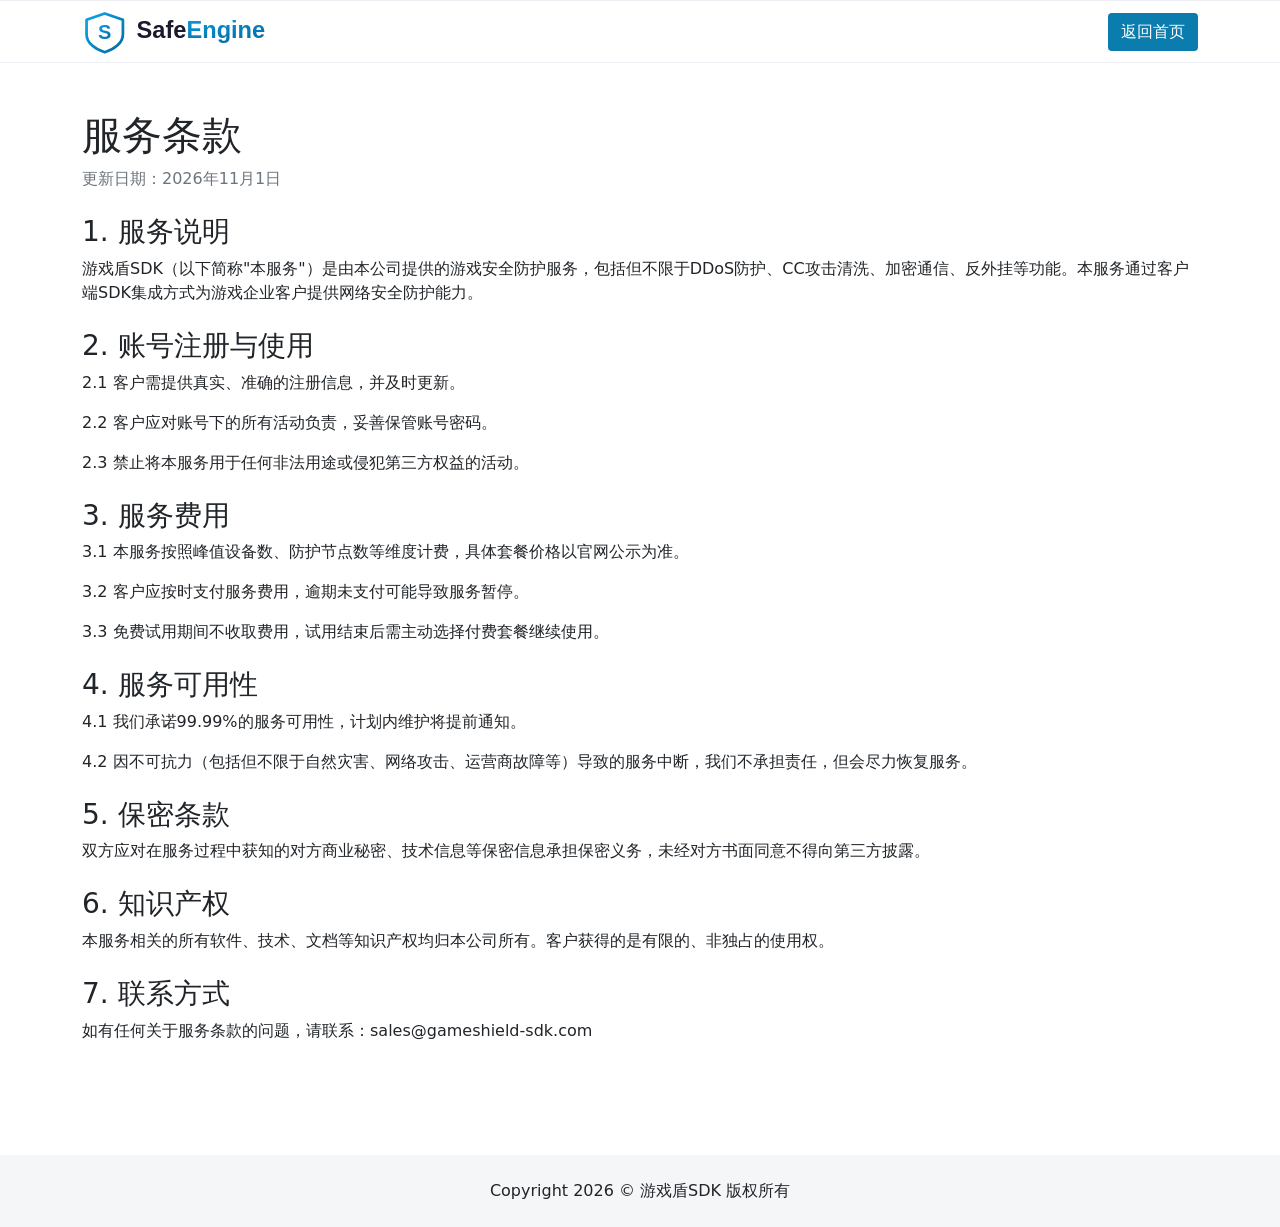
<file: terms-of-service.html>
<!DOCTYPE html>
<html lang="zh-CN">
<head>
    <meta charset="UTF-8">
    <meta http-equiv="X-UA-Compatible" content="IE=edge">
    <meta name="viewport" content="width=device-width, initial-scale=1.0">
    <title>服务条款 - 游戏盾SDK</title>
    <link rel="stylesheet" href="assets/bootstrap/css/bootstrap.min.css">
    <link rel="stylesheet" href="assets/css/style.css">
    <link rel="stylesheet" href="assets/css/themes.css">
</head>
<body>
    <header>
        <div class="header">
            <div class="container pt-2 pb-2">
                <div class="row align-items-center">
                    <div class="col-md-3">
                      <div class="logo"><a href="index.html"><img src="assets/img/logos/onbley-logo-blue-and-black-gradient.svg" alt="游戏盾SDK"></a></div>
                    </div>
                    <div class="col-md-9 d-flex justify-content-end">
                        <a href="index.html" class="btn btn-skyblue">返回首页</a>
                    </div>
                </div>
            </div>
        </div>
    </header>

    <main class="container py-5">
        <h1>服务条款</h1>
        <p class="text-muted">更新日期：2026年11月1日</p>
        
        <div class="mt-4">
            <h3>1. 服务说明</h3>
            <p>游戏盾SDK（以下简称"本服务"）是由本公司提供的游戏安全防护服务，包括但不限于DDoS防护、CC攻击清洗、加密通信、反外挂等功能。本服务通过客户端SDK集成方式为游戏企业客户提供网络安全防护能力。</p>
        </div>

        <div class="mt-4">
            <h3>2. 账号注册与使用</h3>
            <p>2.1 客户需提供真实、准确的注册信息，并及时更新。</p>
            <p>2.2 客户应对账号下的所有活动负责，妥善保管账号密码。</p>
            <p>2.3 禁止将本服务用于任何非法用途或侵犯第三方权益的活动。</p>
        </div>

        <div class="mt-4">
            <h3>3. 服务费用</h3>
            <p>3.1 本服务按照峰值设备数、防护节点数等维度计费，具体套餐价格以官网公示为准。</p>
            <p>3.2 客户应按时支付服务费用，逾期未支付可能导致服务暂停。</p>
            <p>3.3 免费试用期间不收取费用，试用结束后需主动选择付费套餐继续使用。</p>
        </div>

        <div class="mt-4">
            <h3>4. 服务可用性</h3>
            <p>4.1 我们承诺99.99%的服务可用性，计划内维护将提前通知。</p>
            <p>4.2 因不可抗力（包括但不限于自然灾害、网络攻击、运营商故障等）导致的服务中断，我们不承担责任，但会尽力恢复服务。</p>
        </div>

        <div class="mt-4">
            <h3>5. 保密条款</h3>
            <p>双方应对在服务过程中获知的对方商业秘密、技术信息等保密信息承担保密义务，未经对方书面同意不得向第三方披露。</p>
        </div>

        <div class="mt-4">
            <h3>6. 知识产权</h3>
            <p>本服务相关的所有软件、技术、文档等知识产权均归本公司所有。客户获得的是有限的、非独占的使用权。</p>
        </div>

        <div class="mt-4">
            <h3>7. 联系方式</h3>
            <p>如有任何关于服务条款的问题，请联系：sales@gameshield-sdk.com</p>
        </div>
    </main>

    <footer class="bg-grey py-4 mt-5">
        <div class="container">
            <p class="text-center mb-0">Copyright 2026 © 游戏盾SDK 版权所有</p>
        </div>
    </footer>

    <script src="assets/js/jquery-3.6.0.slim.min.js"></script>
    <script src="assets/bootstrap/js/bootstrap.bundle.min.js"></script>
</body>
</html>
</file>
<file: assets/icons/crowbarcode-icons.css>
@font-face {
    font-family: "crowbarcode-icons";
    src: url("crowbarcode-icons.eot%3Fdb0a034a1bc068955be870ae69049fb8%3F") format("embedded-opentype"),
url("crowbarcode-icons.woff2%3Fdb0a034a1bc068955be870ae69049fb8") format("woff2"),
url("crowbarcode-icons.woff%3Fdb0a034a1bc068955be870ae69049fb8") format("woff"),
url("crowbarcode-icons.ttf%3Fdb0a034a1bc068955be870ae69049fb8") format("truetype"),
url("crowbarcode-icons.svg%3Fdb0a034a1bc068955be870ae69049fb8") format("svg");
}

i[class^="cci-"]:before, i[class*=" cci-"]:before {
    font-family: crowbarcode-icons !important;
    font-style: normal;
    font-weight: normal !important;
    font-variant: normal;
    text-transform: none;
    line-height: 1;
    -webkit-font-smoothing: antialiased;
    -moz-osx-font-smoothing: grayscale;
}

.cci-301-01:before {
    content: "\f101";
}
.cci-404-01:before {
    content: "\f102";
}
.cci-ads-01:before {
    content: "\f103";
}
.cci-ads-02:before {
    content: "\f104";
}
.cci-ads-03:before {
    content: "\f105";
}
.cci-amex-fill-01:before {
    content: "\f106";
}
.cci-android-fill-01:before {
    content: "\f107";
}
.cci-antenna-01:before {
    content: "\f108";
}
.cci-arrow-01:before {
    content: "\f109";
}
.cci-arrow-02:before {
    content: "\f10a";
}
.cci-backup-01:before {
    content: "\f10b";
}
.cci-backup-02:before {
    content: "\f10c";
}
.cci-bitcoin-fill-01:before {
    content: "\f10d";
}
.cci-blog-01:before {
    content: "\f10e";
}
.cci-blog-02:before {
    content: "\f10f";
}
.cci-blog-03:before {
    content: "\f110";
}
.cci-book-info-01:before {
    content: "\f111";
}
.cci-bot-01:before {
    content: "\f112";
}
.cci-bot-02:before {
    content: "\f113";
}
.cci-browser-01:before {
    content: "\f114";
}
.cci-browser-tell-01:before {
    content: "\f115";
}
.cci-browser-tell-02:before {
    content: "\f116";
}
.cci-cart-01:before {
    content: "\f117";
}
.cci-cart-02:before {
    content: "\f118";
}
.cci-cart-03:before {
    content: "\f119";
}
.cci-cart-04:before {
    content: "\f11a";
}
.cci-chat-tell-01:before {
    content: "\f11b";
}
.cci-check-01:before {
    content: "\f11c";
}
.cci-check-02:before {
    content: "\f11d";
}
.cci-check-03:before {
    content: "\f11e";
}
.cci-check-06:before {
    content: "\f11f";
}
.cci-close-menu-02:before {
    content: "\f120";
}
.cci-cloud-01:before {
    content: "\f121";
}
.cci-cloud-02:before {
    content: "\f122";
}
.cci-cloud-03:before {
    content: "\f123";
}
.cci-cloud-04:before {
    content: "\f124";
}
.cci-cloud-05:before {
    content: "\f125";
}
.cci-cloud-06:before {
    content: "\f126";
}
.cci-cloud-07:before {
    content: "\f127";
}
.cci-cloud-08:before {
    content: "\f128";
}
.cci-cogwheel-01:before {
    content: "\f129";
}
.cci-company-01:before {
    content: "\f12a";
}
.cci-company-02:before {
    content: "\f12b";
}
.cci-configure-01:before {
    content: "\f12c";
}
.cci-contract-01:before {
    content: "\f12d";
}
.cci-controls-01:before {
    content: "\f12e";
}
.cci-controls-02:before {
    content: "\f12f";
}
.cci-customer-01:before {
    content: "\f130";
}
.cci-customer-02:before {
    content: "\f131";
}
.cci-customer-03:before {
    content: "\f132";
}
.cci-dark-mode-01:before {
    content: "\f133";
}
.cci-discord-fill-01:before {
    content: "\f134";
}
.cci-discover-fill-01:before {
    content: "\f135";
}
.cci-disk-01:before {
    content: "\f136";
}
.cci-disk-02:before {
    content: "\f137";
}
.cci-dns-01:before {
    content: "\f138";
}
.cci-domain-01:before {
    content: "\f139";
}
.cci-domain-02:before {
    content: "\f13a";
}
.cci-domain-03:before {
    content: "\f13b";
}
.cci-domain-04:before {
    content: "\f13c";
}
.cci-download-01:before {
    content: "\f13d";
}
.cci-download-02:before {
    content: "\f13e";
}
.cci-download-03:before {
    content: "\f13f";
}
.cci-ecommerce-01:before {
    content: "\f140";
}
.cci-email-01:before {
    content: "\f141";
}
.cci-email-02:before {
    content: "\f142";
}
.cci-ethernet-01:before {
    content: "\f143";
}
.cci-ethernet-02:before {
    content: "\f144";
}
.cci-facebook-01:before {
    content: "\f145";
}
.cci-facebook-02:before {
    content: "\f146";
}
.cci-facebook-03:before {
    content: "\f147";
}
.cci-facebook-04:before {
    content: "\f148";
}
.cci-facebook-05:before {
    content: "\f149";
}
.cci-facebook-06:before {
    content: "\f14a";
}
.cci-facebook-07:before {
    content: "\f14b";
}
.cci-facebook-fill-01:before {
    content: "\f14c";
}
.cci-file-01:before {
    content: "\f14d";
}
.cci-firewall-01:before {
    content: "\f14e";
}
.cci-firewall-02:before {
    content: "\f14f";
}
.cci-folder-01:before {
    content: "\f150";
}
.cci-folder-02:before {
    content: "\f151";
}
.cci-folder-03:before {
    content: "\f152";
}
.cci-geo-01:before {
    content: "\f153";
}
.cci-geo-02:before {
    content: "\f154";
}
.cci-google-fill-01:before {
    content: "\f155";
}
.cci-group-01:before {
    content: "\f156";
}
.cci-group-tell-01:before {
    content: "\f157";
}
.cci-headphone-01:before {
    content: "\f158";
}
.cci-heart-mic-01:before {
    content: "\f159";
}
.cci-home-01:before {
    content: "\f15a";
}
.cci-home-02:before {
    content: "\f15b";
}
.cci-home-03:before {
    content: "\f15c";
}
.cci-home-04:before {
    content: "\f15d";
}
.cci-home-05:before {
    content: "\f15e";
}
.cci-hosting-01:before {
    content: "\f15f";
}
.cci-hosting-02:before {
    content: "\f160";
}
.cci-hosting-03:before {
    content: "\f161";
}
.cci-house-01:before {
    content: "\f162";
}
.cci-http-01:before {
    content: "\f163";
}
.cci-https-01:before {
    content: "\f164";
}
.cci-info-01:before {
    content: "\f165";
}
.cci-instagram-fill-01:before {
    content: "\f166";
}
.cci-ip-01:before {
    content: "\f167";
}
.cci-laptop-01:before {
    content: "\f168";
}
.cci-layer-01:before {
    content: "\f169";
}
.cci-layer-02:before {
    content: "\f16a";
}
.cci-layer-03:before {
    content: "\f16b";
}
.cci-layer-04:before {
    content: "\f16c";
}
.cci-layer-05:before {
    content: "\f16d";
}
.cci-linux-01:before {
    content: "\f16e";
}
.cci-list-01:before {
    content: "\f16f";
}
.cci-list-02:before {
    content: "\f170";
}
.cci-list-03:before {
    content: "\f171";
}
.cci-logout-01:before {
    content: "\f172";
}
.cci-logout-02:before {
    content: "\f173";
}
.cci-mail-02:before {
    content: "\f174";
}
.cci-mail-03:before {
    content: "\f175";
}
.cci-mail-cog-01:before {
    content: "\f176";
}
.cci-mail-phone-01:before {
    content: "\f177";
}
.cci-manager-01:before {
    content: "\f178";
}
.cci-map-01:before {
    content: "\f179";
}
.cci-mastercard-fill-01:before {
    content: "\f17a";
}
.cci-menu-01:before {
    content: "\f17b";
}
.cci-menu-02:before {
    content: "\f17c";
}
.cci-menu-03:before {
    content: "\f17d";
}
.cci-menu-04:before {
    content: "\f17e";
}
.cci-menu-05:before {
    content: "\f17f";
}
.cci-menu-06:before {
    content: "\f180";
}
.cci-menu-07:before {
    content: "\f181";
}
.cci-menu-08:before {
    content: "\f182";
}
.cci-message-01:before {
    content: "\f183";
}
.cci-money-01:before {
    content: "\f184";
}
.cci-money-02:before {
    content: "\f185";
}
.cci-mouse-01:before {
    content: "\f186";
}
.cci-network-01:before {
    content: "\f187";
}
.cci-network-02:before {
    content: "\f188";
}
.cci-network-03:before {
    content: "\f189";
}
.cci-padlock-01:before {
    content: "\f18a";
}
.cci-padlock-02:before {
    content: "\f18b";
}
.cci-padlock-03:before {
    content: "\f18c";
}
.cci-padlock-open-01:before {
    content: "\f18d";
}
.cci-page-01:before {
    content: "\f18e";
}
.cci-paypal-fill-01:before {
    content: "\f18f";
}
.cci-phone-01:before {
    content: "\f190";
}
.cci-plugin-01:before {
    content: "\f191";
}
.cci-question-01:before {
    content: "\f192";
}
.cci-repair-01:before {
    content: "\f193";
}
.cci-reseller-01:before {
    content: "\f194";
}
.cci-rounded-01-fill:before {
    content: "\f195";
}
.cci-rounded-01:before {
    content: "\f196";
}
.cci-router-01:before {
    content: "\f197";
}
.cci-script-01:before {
    content: "\f198";
}
.cci-search-01:before {
    content: "\f199";
}
.cci-secure-01:before {
    content: "\f19a";
}
.cci-security-01:before {
    content: "\f19b";
}
.cci-security-02:before {
    content: "\f19c";
}
.cci-seo-01:before {
    content: "\f19d";
}
.cci-server-01:before {
    content: "\f19e";
}
.cci-server-02:before {
    content: "\f19f";
}
.cci-server-03:before {
    content: "\f1a0";
}
.cci-server-04:before {
    content: "\f1a1";
}
.cci-server-05:before {
    content: "\f1a2";
}
.cci-server-06:before {
    content: "\f1a3";
}
.cci-server-07:before {
    content: "\f1a4";
}
.cci-server-08:before {
    content: "\f1a5";
}
.cci-server-09:before {
    content: "\f1a6";
}
.cci-server-10:before {
    content: "\f1a7";
}
.cci-server-11:before {
    content: "\f1a8";
}
.cci-service-01:before {
    content: "\f1a9";
}
.cci-service-02:before {
    content: "\f1aa";
}
.cci-setting-01:before {
    content: "\f1ab";
}
.cci-setting-02:before {
    content: "\f1ac";
}
.cci-setting-03:before {
    content: "\f1ad";
}
.cci-settings-01:before {
    content: "\f1ae";
}
.cci-settings-02:before {
    content: "\f1af";
}
.cci-settings-03:before {
    content: "\f1b0";
}
.cci-settings-04:before {
    content: "\f1b1";
}
.cci-share-01:before {
    content: "\f1b2";
}
.cci-share-02:before {
    content: "\f1b3";
}
.cci-share-04:before {
    content: "\f1b4";
}
.cci-sharing-01:before {
    content: "\f1b5";
}
.cci-sharing-02:before {
    content: "\f1b6";
}
.cci-sharing-03:before {
    content: "\f1b7";
}
.cci-skype-fill-01:before {
    content: "\f1b8";
}
.cci-speed-01:before {
    content: "\f1b9";
}
.cci-ssd-01:before {
    content: "\f1ba";
}
.cci-ssd-02:before {
    content: "\f1bb";
}
.cci-ssl-01:before {
    content: "\f1bc";
}
.cci-star-01:before {
    content: "\f1bd";
}
.cci-star-fill-01:before {
    content: "\f1be";
}
.cci-star-half-01:before {
    content: "\f1bf";
}
.cci-startup-01:before {
    content: "\f1c0";
}
.cci-stripe-fill-01:before {
    content: "\f1c1";
}
.cci-support-01:before {
    content: "\f1c2";
}
.cci-support-02:before {
    content: "\f1c3";
}
.cci-support-03:before {
    content: "\f1c4";
}
.cci-support-04:before {
    content: "\f1c5";
}
.cci-support-05:before {
    content: "\f1c6";
}
.cci-support-06:before {
    content: "\f1c7";
}
.cci-support-07:before {
    content: "\f1c8";
}
.cci-tools-01:before {
    content: "\f1c9";
}
.cci-transfer-01:before {
    content: "\f1ca";
}
.cci-transfer-02:before {
    content: "\f1cb";
}
.cci-transfer-03:before {
    content: "\f1cc";
}
.cci-transfer-04:before {
    content: "\f1cd";
}
.cci-tutorial-01:before {
    content: "\f1ce";
}
.cci-twitter-01:before {
    content: "\f1cf";
}
.cci-twitter-02:before {
    content: "\f1d0";
}
.cci-twitter-fill-01:before {
    content: "\f1d1";
}
.cci-uncheck-01:before {
    content: "\f1d2";
}
.cci-upload-01:before {
    content: "\f1d3";
}
.cci-upload-02:before {
    content: "\f1d4";
}
.cci-upload-03:before {
    content: "\f1d5";
}
.cci-upload-05:before {
    content: "\f1d6";
}
.cci-user-mic-01:before {
    content: "\f1d7";
}
.cci-user-phone-01:before {
    content: "\f1d8";
}
.cci-visa-fill-01:before {
    content: "\f1d9";
}
.cci-vpn-01:before {
    content: "\f1da";
}
.cci-vpn-02:before {
    content: "\f1db";
}
.cci-vpn-03:before {
    content: "\f1dc";
}
.cci-vps-01:before {
    content: "\f1dd";
}
.cci-website-01:before {
    content: "\f1de";
}
.cci-whatsapp-01:before {
    content: "\f1df";
}
.cci-whatsapp-02:before {
    content: "\f1e0";
}
.cci-whatsapp-fill-01:before {
    content: "\f1e1";
}
.cci-wifi-01:before {
    content: "\f1e2";
}
.cci-wifi-02:before {
    content: "\f1e3";
}
.cci-www-01:before {
    content: "\f1e4";
}
.cci-youtube-fill-01:before {
    content: "\f1e5";
}
</file>
<file: assets/css/style.css>
/* STARTING ROOT */

:root {
    /* BACKGROUND COLOR */
    --bg-white: #fff;
    --bg-grey: #f5f6f8;
    --bg-grey-lighter: #fafafc;
    --bg-blue: #1c165f;
    /* BORDER COLOR */
    --border-grey-light: 1px solid #ededf4;
    /* TEXT COLOR */
    --text-color-grey: #5e6065;
    --text-color-black-lighter: #32363b;
    --text-color-white: #fff;
    /* COLORS */
    --skyblue: #0b82b6;
}

/* ENDING ROOT */

/* STARTING FONT */

@font-face {
    font-family: "font-light";
    font-display: swap;
    src: url("../fonts/OpenSans-Medium.ttf")
}

@font-face {
    font-family: "font-regular";
    font-display: swap;
    src: url("../fonts/OpenSans-Regular.ttf");
}

@font-face {
    font-family: "font-medium";
    font-display: swap;
    src: url("http://qiche4s.com/assets/fonts/Roboto-Medium.ttf");
}

/* ENDING FONT */

/* STARTING ANIMATION */

/* ENDING ANIMATION */

/* STARTING DEFAULT CSS */

html, body {
    margin: 0;
    height: 100%;
    scroll-behavior: smooth;
}

html,
body {
  height: 100%;
}

body {
    display: flex;
    flex-direction: column;
    overflow-x: hidden;
}

main {
    flex-grow: 1;
    overflow-x: hidden;
}

header, main, footer {
    flex-shrink: 0;
}

.font-light {
    font-family: "font-light" !important;
}

.font-regular {
    font-family: "font-regular" !important;
}

.font-medium {
    font-family: "font-medium" !important;
}

a {
    color: #0b5fdd;
}

cite {
    font-family: "font-light" !important;
    font-style: normal;
}

.bg-grey {
    background-color: var(--bg-grey) !important;
}

.bg-grey-lighter {
    background-color: var(--bg-grey-lighter) !important;
}

.bg-blue,
.bg-blue .header,
.bg-blue .carousel-item {
    background: #0a1486;
    background-image: url(http://themelooks.org/demo/bluishost/wp-content/uploads/2018/12/section_pattern-1.png);
    background-image: url(http://themelooks.org/demo/bluishost/wp-content/uploads/2018/12/section_pattern-1.png),-webkit-linear-gradient(top, #0a1486 0%,#050e7f 100%);
    background-image: url(http://themelooks.org/demo/bluishost/wp-content/uploads/2018/12/section_pattern-1.png),linear-gradient(to bottom, #090f50 0%,#05076b, #04094d 100%);
    background-attachment: fixed;
}

.bg-blue-dark,
.bg-blue-dark .carousel-item {
    background: #0816bf;
    background-image: url(http://themelooks.org/demo/bluishost/wp-content/uploads/2018/12/footer-pattern.png);
    background-image: -webkit-linear-gradient(top, #0b168a 0%,#050e7f 100%);
    background-image: url(http://themelooks.org/demo/bluishost/wp-content/uploads/2018/12/footer-pattern.png),linear-gradient(to bottom, #070d5f 0%,#040b6d, #070f6e 100%);
    background-attachment: fixed;
}

.bg-blue-dark:nth-child(3) {
    border-bottom: 1px solid rgba(255, 255, 255, 0.233) !important;
}

.bg-blue *,
.bg-blue .carousel-item *,
.bg-blue-dark i,
.bg-blue-dark *,
.bg-blue-dark .carousel-item *,
.bg-blue-dark .icons li i {
    color: #fff !important;
}

.bg-blue .header {
    border-top: 1px solid rgba(255,255,255,0.1);
    border-bottom: 1px solid rgba(255,255,255,0.1);
}

.logo {
    max-width: 200px;
}

.logo,
.logo img {
    width: 100%;
    height: auto;
}

.text-with-icon {
    text-decoration: none;
}

.text-with-icon,
.text-with-icon i {
    display: flex;
    align-items: center;
}

.text-black {
    color: black;
}

.text-grey {
    color: rgba(0, 0, 0, 0.76);
}

.text-grey-ligther {
    color: var(--text-color-black-lighter);
}

.text-link {
    text-decoration: none;
}

[class*="hover-border"] {
    border-bottom: 2.9px solid transparent;
    transition: border-bottom 0.2s ease-in-out;
}

.skyblue-hover-border:hover,
.menu-active {
    border-bottom: 2.9px solid #037dad !important;
}

.green-hover-border:hover {
    border-bottom: 2.9px solid #11a54f !important;
}

.green-hover {
    transition: color 0.1s ease-in-out;
}

.green-hover:hover {
    color: #11a54f !important;
}

.green-hover:active {
    color: #097c39 !important;
}

.skyblue-hover:hover {
    color: #037dad !important;
}

.skyblue-hover:active {
    color: #026891 !important;
}

.dropdown-menu[data-bs-popper] {
    left: unset !important;
    right: 0 !important;
}

.dropdown-menu {
    border: 1px solid rgb(0 0 0 / 9%) !important;
}

.dropdown-toggle::after {
    display: none;
}

.dropdown-menu span,
.dropdown-menu i {
    color: black !important;
}

.nav-link {
    color: black !important;
    border-bottom: 2px solid transparent;
    transition: border-bottom 0.1s ease-in-out;
}

.dropdown-toggle > i {
    font-size: 13px;
    transition: transform 0.1s ease-in-out;
}

.dropdown [aria-expanded*="true"] [class*="cci-arrow"] {
    transform: rotate(180deg);
}

.dropdown-large {
    padding: 20px;
    left: unset !important;
    right: 0;
}

.dropdown-large [class*="col-"] > span {
    margin-left: 5px;
}

.dropdown-large ul {
    padding: unset;
    margin-top: 6px;
}

.dropdown-large ul li a {
    border-radius: 3px;
}

.dropdown-large ul li {
    list-style-type: none;
}

header .dropdown-menu li:active i,
header .dropdown-menu li:active span {
    color: #fff !important;
}

.dropdown-large [class*="col"] {
    margin-top: 8px;
    margin-bottom: 8px;
}

.carousel-inner .carousel-item {
    min-height: 470px;
    border-bottom: var(--border-grey-light);
}
.carousel-inner .subtitle {
    font-weight: unset !important;
}

.carousel-inner p {
    font-size: 18px;
}

.carousel-inner .btn {
    max-width: 230px;
    font-size: 16px;
}

.content-img {
    width: 100%;
    max-width: 400px;
}

.content-img img {
    width: 100%;
    height: auto;
}

.box-register {
    width: 100%;
    max-width: 360px;
}

.reviews-stars i {
    background-color: #034ab4;
    color: #fff;
    padding: 4px;
    border-radius: 2px;
}

.btn-blue {
    background-color: #0063f8;
    color: #fff;
}
.btn-blue:hover{
    background-color: #0851bd;
    border-color: #0851bd;;
}

.btn-blue:active,
.btn-transparent:active {
    background-color: #053f96;
    border-color: #053f96;
}

.btn-transparent:hover,
.btn-outline-secondary:hover {
    background-color: #06658d !important;
    border-color: #06658d !important;
}

.btn-skyblue {
    background-color: #0a7cad;
    color: #fff !important;
}

.btn-skyblue:hover {
    background-color: #06658d;
}

.btn-skyblue:active {
    background-color: #044e6d;
}

.btn-pink {
    background-color: #d601a8;
}

.btn-pink:hover {
    background-color: rgb(168, 11, 142)
}

.btn-pink:active {
    background-color: rgb(138, 13, 117)
}

.btn-transparent {
    color: #fff;
    background-color: transparent;
    border-color: #fff;
}

.icons,
.links {
    margin: unset;
    padding: unset;
    display: flex;
}

.icons li {
    list-style-type: none;
    font-size: 22px;
    margin-right: 7px;
    transition: color 0.2s ease-in-out;
}

.icons li a {
    text-decoration: none;
}

.icons li i {
    color: var(--skyblue);
}

.icons li a,
.links li a {
    color: black;
    transition: color 0.1s ease-in-out;
    align-items: center;
}

.icons li a:hover,
.links li a:hover {
    color: #11a54f !important;
}

.icons li a:active,
.links li a:active {
    color: #097c39 !important;
}

.links {
    flex-direction: column;
    flex-wrap: wrap;
}

.links-in-line {
    flex-direction: row;
}

.links li {
    list-style-type: none;
    margin-top: 3.5px;
    margin-bottom: 3.5px;
    transition: color 0.1s ease-in-out;
}

.links li a {
    transition: color 0.1s ease-in-out;
}

.partners .owl-stage-outer {
    max-height: 40px;
}

.partners li {
    margin-right: 16px !important;
}

.payment-methods {
    flex-wrap: wrap;
}

.payment-methods li {
    font-size: 40px;
    pointer-events: none;
    height: 40px;
}

.menu-mobile-header {
    display: none;
}

[data-eventmenumobile] {
    display: none;
}

.overlay {
    width: 100vw;
    height: 100vh;
    background-color: rgba(0, 0, 0, 0.219);
    position: fixed;
    top: 0;
    left: 0;
    z-index: 100;
}

.border-top-light {
    border-bottom: var(--border-grey-light) !important;
}

.border-bottom-light {
    border-bottom: var(--border-grey-light) !important;
}

.border-left-light {
    border-left: var(--border-grey-light) !important;
}

.border-right-light {
    border-right: var(--border-grey-light) !important;
}

.content-img {
    display: flex;
    align-items: center;
    justify-content: center;
}

.content-img img {
    width: 100%;
    height: auto;
}

.content-img-icon {
    max-width: 60px;
    margin: 13px;
}

.img-reverse {
    transform: scaleX(-1);
}

.content-mu-img {
    width: 50px !important;
}

.content-feature {
    min-width: 215px;
    max-width: 500px;
}

.content-profile {
    max-width: 100px;
}

.features,
.user-in-line {
    margin: unset;
    display: flex;
    justify-content: center;
}

.features-transparent [class*="col-"] {
    background-color: transparent !important;
}

.features i {
    font-size: 70px;
    margin: 6px;
}

.features .text-left {
    margin: 6px;
}

.features .content-img {
    width: 160px;
    margin: 0 auto;
}

.features-hover-bg > [class*="col-"],
.card-hover-bg > .card,
.row-hover-bg > .col {
    transition: transform 0.2s ease-in-out;
}

.features-hover-bg > [class*="col-"]:hover,
.card-hover-bg > .card:hover,
.row-hover-bg > .col:hover {
    box-shadow: 0 6px 18px 0 rgba(#000, 0.1);
    transform: translateY(-6px);
}

.features *,
.card * {
    color: var(--color-blue-dark);
}

.features > [class*="col"] {
    width: 100%;
    max-width: 400px;
}

.tlds {
    display: flex;
    flex-wrap: wrap;
    justify-content: center;
    align-items: center;
}

.tlds .tld {
    width: 110px;
    display: flex;
    flex-direction: column;
    justify-content: center;
    margin: 10px;
}

.tlds .tld .content-img {
    width: 80px;
}

.tlds .tld cite {
    font-family: "font-bold";
    margin-top: 4px;
}

.domain {
    max-width: 900px;
}

.domain form [type*="submit"] {
    border-top-left-radius: unset;
    border-bottom-left-radius: unset;
}

.partners {
    width: 100%;
    display: flex;
    align-items: center;
    justify-content: center;
}

.partners-slider {
    display: flex !important;
}

.partners img {
    max-width: 120px;
    margin-right: 18px;
    margin-top: 10px;
    margin-bottom: 10px;
    user-select: none;
}

.partners > img {
    height: max-content;
}

.carousel-indicators [data-bs-target] {
    background-color: rgb(3, 3, 88);
}

.carousel-indicators [data-bs-target]:hover {
    background-color: rgb(13, 13, 114) !important;
}

.social-network {
    display: flex;
    justify-content: center;
    align-items: center;
    height: auto;
    padding: unset;
}

.social-network .follow-us {
    margin-right: 7px;
}

.social-network li {
    font-size: 20px;
    list-style-type: none;
    margin: 2.5px;
}

.social-network li a {
    color: #0a7cad;
    transition: color 0.2s ease-in-out;
    text-decoration: none;
}

.social-network li a:hover {
    color: #06658d;
}

.social-network li a:active {
    color: #044e6d;
}

table .content-img {
    max-width: 24px;
}

.fixed-top {
    position: fixed;
    top: -100%;
    right: 0;
    left: 0;
    z-index: 1030;
    transition: top 0.3s ease-in-out;
    border-bottom: var(--border-grey-light);
}

.up-to-top {
    min-width: 40px;
    padding: 10px;
    position: fixed;
    right: 50px;
    bottom: 70px;
    z-index: 1000;
    border-color: #0a7cad !important;
    background-color: #0a7cad !important;
    color: #fff !important;
}

.up-to-top:hover {
    background-color: #06658d !important;
}

.up-to-top:active {
    background-color: #044e6d !important;
}

.up-to-top i {
    display: flex;
    align-items: center;
    justify-content: center;
    transform: rotate(180deg);
}

.loading-page {
    position: fixed;
    left: 0;
    top: 0;
    width: 100%;
    height: 100%;
    background-color: var(--bg-blue);
    color: #fff;
    z-index: 1100;
    display: flex;
    justify-content: center;
    align-items: center;
}

.loading-page .spinner-border {
    margin-right: 10px;
}

.loading-page .loading-title {
    margin: unset;
    font-size: 22px;
}

/* ENDING DEFAULT CSS */

/* STARTING HEADER AND FOOTER */

.header {
    background-color: var(--bg-white);
    border-top: var(--border-grey-light);
    border-bottom: var(--border-grey-light);
}

.header-top .text-with-icon {
    border-bottom: 2.9px solid transparent;
}

.header-info {
    background-image: linear-gradient(90deg, #0b82b6 0%, #0a74a1 100%);
    min-height: 143px;
    padding-top: 30px;
    padding-bottom: 30px;
    display: flex;
    align-items: center;
}

.header-info * {
    color: var(--text-color-white);
}

footer .col-md-12:nth-child(2) .col-md:nth-of-type(2) {
    margin-left: 160px;
}

footer .col-md-12:nth-child(3) {
    border-bottom: var(--border-grey-light);
}

footer .col-md-12:nth-child(3) .content-img {
    max-width: 120px;
}

footer .col-md-12:nth-child(3) p,
footer .col-md-12:nth-child(3) span,
footer .col-md-12:nth-child(4) p,
footer .col-md-12:nth-child(4) li {
    margin: unset !important;
}

footer .partners {
    justify-content: flex-start;
}

/* ENDING HEADER AND FOOTER */

/* STARTING PRICE */

.price,
.price-style-01 {
    width: 100%;
}

.price p,
.price span,
.one-price p,
.one-price span,
.one-price li {
    text-align: start;
}

.price ul {
    width: 100%;
    max-width: max-content;
    margin: 0 auto;
}

.price li {
    display: flex;
    align-items: center;
    font-size: 18px;
    margin-top: 7px;
    margin-bottom: 7px;
    text-align: start;
}

.price .content-img {
    width: 24px;
    margin-right: 6px;
}

.price-style-01 .card-header span,
.card-header span i {
    display: flex;
    justify-content: center;
    align-items: center;
}

.price-style-01 li {
    text-align: start;
}

.price .card-header .content-img {
    margin: unset;
    margin-left: 6px;
}

.price li i,
.price li strong,
.price span i,
.one-price li i {
    margin-right: 8px;
}

.price .text-muted {
    font-size: 20px;
}

.btn-outline-secondary {
    color: var(--text-color-black-lighter);
}

.price .btn-primary,
.btn-outline-secondary:hover {
    color: #fff !important;
    background-color: #0652DD;
    border-color: #0652DD;
}

.price .btn-primary:hover {
    background-color: #054bcc;
}

.price .btn-primary:active {
    background-color: #0343bb;
}

.price .card {
    margin: 7px;
}

.price .card-header {
    padding: 18px;
    background-color: transparent;
}

.price > [class*="col"] {
    padding: unset;
}

.one-price .card-deck {
    width: 80%;
}

.price-modern {
    padding: 30px;
    box-shadow: var(--box-shadow-one);
    display: flex;
    align-items: center;
}

.price-modern > [class*="col"],
.card-deck .card {
    padding: 10px;
}

.price-modern > [class*="col"] .card-header {
    margin-top: 20px;
}

.price-modern .card-body {
    padding-left: 24px !important;
    padding-right: 24px !important;
}

.price-modern ul {
    margin: unset;
}

.price-modern ul li {
    display: flex;
    align-items: center;
    margin-top: 7px;
    margin-bottom: 7px;
}

.price-modern ul li [class*="cci-check"] {
    margin-right: 6px;
    color: green;
}

.price-modern ul li [class*="cci-uncheck"] {
    margin-right: 6px;
    color: red;
}

.price-modern .btn {
    width: 100%;
    max-width: 300px;
    font-size: 16px;
    border-radius: 2px;
}

.price-modern .card-header {
    border: unset;
}

.price-ft {
    margin-top: 10px;
    margin-bottom: 10px !important;
}

/* ENDING PRICE */
</file>
<file: assets/css/style-responsive.css>
@media (max-width: 1024px) {

    footer .col-md-12:nth-child(2) .col-md:nth-of-type(2) {
        margin-left: 80px;
    }

}

@media (max-width: 992px) {

    .menu-mobile-header {
        width: 100%;
        display: initial;
    }

    .menu-mobile-header .logo {
        max-width: 170px;
    }

    .header > .container > .row > [class*="col"],
    .header-top > .container > .row > [class*="col"],
    .menu-mobile-header > .row  > [class*="col"] {
        width: fit-content;
    }

    [data-eventmenumobile] {
        background-color: transparent;
        border: unset;
        outline: none;
        color: #063479;
        display: initial;
    }

    [data-eventmenumobile*="2"] {
        font-size: 30px;
    }

    [data-menumobile] {
        width: 100% !important;
        max-width: 320px;
        height: 100vh;
        background-color: var(--bg-blue);
        position: fixed;
        top: 0;
        right: 0;
        flex-direction: column;
        align-items: flex-start !important;
        justify-content: flex-start !important;
        padding: 15px;
        overflow-y: auto;
        z-index: 105;
        display: none !important;
    }

    [data-menumobile] .btn {
        color: #fff;
        background-color: transparent;
        border-color: #fff;
        margin: unset !important;
        height: unset !important;
    }

    [data-menumobile] .btn:hover {
        background-color: #0063f8;
        border-color: #0063f8;;
    }

    [data-menumobile] .btn:active {
        background-color: #053f96;
        border-color: #053f96;
    }

    [data-menumobile] .dropdown-menu {
        background-color: transparent;
        border: unset !important;
        padding: unset;
        margin-left: 10px;
    }

    [data-menumobile] .dropdown-menu span,
    [data-menumobile] .dropdown-menu i {
        color: #fff !important;
    }

    [data-menumobile] .dropdown-menu li a {
        transition: color 0.1s ease-in-out;
    }

    [data-menumobile] .dropdown-menu li a:hover {
        background-color: #11a54f !important;
    }

    [data-menumobile] .dropdown-menu li a:active {
        background-color: #097c39 !important;
    }

    [data-menumobile] .nav-link {
        color: #fff !important;
        border: unset !important;
        transition: color 0.1s ease-in-out;
    }
    
    [data-menumobile] .nav-link:hover {
        color: #11a54f !important;
    }
    
    [data-menumobile] .nav-link:active {
        color: #097c39 !important;
    }

    [data-menumobile] .collapse:not(.show) {
        display: initial !important;
    }

    [data-menumobile*="1"] .d-flex {
        flex-direction: column;
    }

    [data-menumobile*="1"] .text-with-icon,
    [data-menumobile*="1"] .d-flex a {
        color: #fff !important;
        border: unset !important;
        margin: unset !important;
        transition: color 0.1s ease-in-out;
    }

    [data-menumobile*="1"] .text-with-icon:hover,
    [data-menumobile*="1"] .d-flex a:hover {
        color: #11a54f !important;
    }

    [data-menumobile*="1"] .text-with-icon:active
    [data-menumobile*="1"] .d-flex a:active {
        color: #097c39 !important;
    }

    .btn-menu-mobile {
        background-color: transparent;
        border: unset;
        outline: unset;
        color: #fff;
        font-size: 16px;
    }

    .menu-mobile-active {
        display: flex !important;
        right: -100%;
        transition: right 0.3s ease-in-out;
    }

    .menu-mobile-animation {
        right: 0;
    }

}

@media (max-width: 768px) {

    .alert {
        width: 100% !important;
    }

    .input-group {
        flex-direction: column;
    }

    .input-group * {
        width: 100% !important;
        padding-top: 6px;
        padding-top: 6px;
        border-radius: 3px !important;
    }

    .form-contact {
        width: 100% !important;
        padding: 15px !important;
    }

    .price-modern,
    .one-price > [class*="col"] > .row,
    .one-price > [class*="col"] {
        width: 100% !important;
        padding: unset;
    }

    footer .col-md-12:nth-child(2) .col-md:nth-of-type(1) {
        margin-bottom: 20px;
        margin-right: 60px;
    }

    footer .col-md-12:nth-child(2) .col-md:nth-of-type(2) {
        margin-left: unset !important;
        margin-right: unset !important;
    }

    footer .col-md-12:nth-child(2) [class*="col-md"] {
        padding-left: unset !important;
        padding-right: unset !important;
    }

    footer .payment-methods {
        justify-content: flex-start !important;
        margin: unset !important;
    }

    footer .col-md-12:last-child > .container > .row > [class*="col"] {
        width: 100%;
        display: flex !important;
        align-items: center !important;
        justify-content: center !important;
        text-align: center !important;
    }

    footer .col-md-12:last-child > .container > .row > [class*="col"]:last-child {
        margin-top: 6px;
    }

}

@media (max-width: 480px) {
    
    .header {
        padding-top: 7px;
        padding-bottom: 7px;
    }

    .logo {
        max-width: 170px;
    }

}

/* STARTING TIMELINE */

.main-timeline{position:relative}
.main-timeline:before{content:"";width:5px;height:100%;border-radius:20px;margin:0 auto;background:#242922;position:absolute;top:0;left:0;right:0}
.main-timeline .timeline{display:inline-block;margin-bottom:50px;position:relative}
.main-timeline .timeline:before{content:"";width:20px;height:20px;border-radius:50%;border:4px solid #fff;background:#ec496e;position:absolute;top:50%;left:50%;z-index:1;transform:translate(-50%,-50%)}
.main-timeline .timeline-icon{display:inline-block;width:130px;height:130px;border-radius:50%;border:3px solid #ec496e;padding:13px;text-align:center;position:absolute;top:50%;left:30%;transform:translateY(-50%)}
.main-timeline .timeline-icon i{display:block;border-radius:50%;background:#ec496e;font-size:64px;color:#fff;line-height:100px;z-index:1;position:relative}
.main-timeline .timeline-icon:after,.main-timeline .timeline-icon:before{content:"";width:100px;height:4px;background:#ec496e;position:absolute;top:50%;right:-100px;transform:translateY(-50%)}
.main-timeline .timeline-icon:after{width:70px;height:50px;background:#fff;top:89px;right:-30px}
.main-timeline .timeline-content{width:50%;padding:0 50px;margin:52px 0 0;float:right;position:relative}
.main-timeline .timeline-content:before{content:"";width:70%;height:100%;border:3px solid #ec496e;border-top:none;border-right:none;position:absolute;bottom:-13px;left:35px}
.main-timeline .timeline-content:after{content:"";width:37px;height:3px;background:#ec496e;position:absolute;top:13px;left:0}
.main-timeline .title{font-size:20px;font-weight:600;color:#ec496e;text-transform:uppercase;margin:0 0 5px}
.main-timeline .description{display:inline-block;font-size:16px;color:#404040;line-height:20px;letter-spacing:1px;margin:0}
.main-timeline .timeline:nth-child(even) .timeline-icon{left:auto;right:30%}
.main-timeline .timeline:nth-child(even) .timeline-icon:before{right:auto;left:-100px}
.main-timeline .timeline:nth-child(even) .timeline-icon:after{right:auto;left:-30px}
.main-timeline .timeline:nth-child(even) .timeline-content{float:left}
.main-timeline .timeline:nth-child(even) .timeline-content:before{left:auto;right:35px;transform:rotateY(180deg)}
.main-timeline .timeline:nth-child(even) .timeline-content:after{left:auto;right:0}
.main-timeline .timeline:nth-child(2n) .timeline-content:after,.main-timeline .timeline:nth-child(2n) .timeline-icon i,.main-timeline .timeline:nth-child(2n) .timeline-icon:before,.main-timeline .timeline:nth-child(2n):before{background:#f9850f}
.main-timeline .timeline:nth-child(2n) .timeline-icon{border-color:#f9850f}
.main-timeline .timeline:nth-child(2n) .title{color:#f9850f}
.main-timeline .timeline:nth-child(2n) .timeline-content:before{border-left-color:#f9850f;border-bottom-color:#f9850f}
.main-timeline .timeline:nth-child(3n) .timeline-content:after,.main-timeline .timeline:nth-child(3n) .timeline-icon i,.main-timeline .timeline:nth-child(3n) .timeline-icon:before,.main-timeline .timeline:nth-child(3n):before{background:#8fb800}
.main-timeline .timeline:nth-child(3n) .timeline-icon{border-color:#8fb800}
.main-timeline .timeline:nth-child(3n) .title{color:#8fb800}
.main-timeline .timeline:nth-child(3n) .timeline-content:before{border-left-color:#8fb800;border-bottom-color:#8fb800}
.main-timeline .timeline:nth-child(4n) .timeline-content:after,.main-timeline .timeline:nth-child(4n) .timeline-icon i,.main-timeline .timeline:nth-child(4n) .timeline-icon:before,.main-timeline .timeline:nth-child(4n):before{background:#2fcea5}
.main-timeline .timeline:nth-child(4n) .timeline-icon{border-color:#2fcea5}
.main-timeline .timeline:nth-child(4n) .title{color:#2fcea5}
.main-timeline .timeline:nth-child(4n) .timeline-content:before{border-left-color:#2fcea5;border-bottom-color:#2fcea5}
@media only screen and (max-width:1200px){.main-timeline .timeline-icon:before{width:50px;right:-50px}
.main-timeline .timeline:nth-child(even) .timeline-icon:before{right:auto;left:-50px}
.main-timeline .timeline-content{margin-top:75px}
}
@media only screen and (max-width:990px){.main-timeline .timeline{margin:0 0 10px}
.main-timeline .timeline-icon{left:25%}
.main-timeline .timeline:nth-child(even) .timeline-icon{right:25%}
.main-timeline .timeline-content{margin-top:115px}
}
@media only screen and (max-width:767px){.main-timeline{padding-top:50px}
.main-timeline:before{left:80px;right:0;margin:0}
.main-timeline .timeline{margin-bottom:70px}
.main-timeline .timeline:before{top:0;left:83px;right:0;margin:0}
.main-timeline .timeline-icon{width:60px;height:60px;line-height:40px;padding:5px;top:0;left:0}
.main-timeline .timeline:nth-child(even) .timeline-icon{left:0;right:auto}
.main-timeline .timeline-icon:before,.main-timeline .timeline:nth-child(even) .timeline-icon:before{width:25px;left:auto;right:-25px}
.main-timeline .timeline-icon:after,.main-timeline .timeline:nth-child(even) .timeline-icon:after{width:25px;height:30px;top:44px;left:auto;right:-5px}
.main-timeline .timeline-icon i{font-size:30px;line-height:45px}
.main-timeline .timeline-content,.main-timeline .timeline:nth-child(even) .timeline-content{width:100%;margin-top:-15px;padding-left:130px;padding-right:5px}
.main-timeline .timeline:nth-child(even) .timeline-content{float:right}
.main-timeline .timeline-content:before,.main-timeline .timeline:nth-child(even) .timeline-content:before{width:50%;left:120px}
.main-timeline .timeline:nth-child(even) .timeline-content:before{right:auto;transform:rotateY(0)}
.main-timeline .timeline-content:after,.main-timeline .timeline:nth-child(even) .timeline-content:after{left:85px}
}
@media only screen and (max-width:479px){.main-timeline .timeline-content,.main-timeline .timeline:nth-child(2n) .timeline-content{padding-left:110px}
.main-timeline .timeline-content:before,.main-timeline .timeline:nth-child(2n) .timeline-content:before{left:99px}
.main-timeline .timeline-content:after,.main-timeline .timeline:nth-child(2n) .timeline-content:after{left:65px}
}

/* ENDING TIMELINE */
</file>
<file: assets/css/themes.css>
/* BLUE THEME*/

.theme-blue header,
.theme-blue .header,
.theme-blue .carousel-item,
.theme-blue footer,
.theme-blue footer .bg-grey,
.theme-blue .bg-grey-lighter {
    background: #080e53;
    background-image: url("../img/design/section_pattern-1.png");
    background-image: url("../img/design/section_pattern-1.png"),-webkit-linear-gradient(top, #0a1486 0%,#050e7f 100%);
    background-image: url("../img/design/section_pattern-1.png"),linear-gradient(to bottom, #090f50 0%,#05076b, #04094d 100%);
    background-attachment: fixed;
}

.theme-blue .header {
    border-top: 1px solid rgba(255,255,255,0.1);
    border-bottom: 1px solid rgba(255,255,255,0.1);
}

.theme-blue footer .icons li a:hover,
.theme-blue footer .links li a:hover {
    color: #11a54f !important;
}

.theme-blue footer .icons li a:active,
.theme-blue footer .links li a:active {
    color: #097c39 !important;
}

.theme-blue .border-top {
    border-top: 1px solid rgba(255, 255, 255, 0.171) !important;
}

.theme-blue .border-bottom,
.theme-blue footer .col-md-12:nth-child(3) {
    border-bottom: 1px solid rgba(255, 255, 255, 0.171) !important;
}

.theme-blue header *,
.theme-blue .header *,
.theme-blue .carousel-item *,
.theme-blue footer > *,
.theme-blue footer .links li a,
.theme-blue footer .links-in-line a,
.theme-blue footer .icons li i,
.theme-blue .bg-grey-lighter * {
    color: #fff;
}

.theme-blue .btn-skyblue {
    color: #fff;
    background-color: transparent;
    border-color: #fff;
}

.theme-blue .btn-skyblue:hover {
    background-color: #037dad;
    border-color: #037dad;
}

.theme-blue .btn-skyblue:active {
    background-color: #053f96;
    border-color: #053f96;
}

.theme-blue .carousel-indicators [data-bs-target] {
    background-color: #fff;
}

.theme-blue .carousel-indicators [data-bs-target]:hover {
    background-color: #fff !important;
}

/* FULL BLUE THEME*/

.theme-full-blue header,
.theme-full-blue .header,
.theme-full-blue .carousel-item,
.theme-full-blue footer,
.theme-full-blue .bg-grey-lighter,
.theme-full-blue main .accordion-item,
.theme-full-blue main .accordion-button,
.theme-full-blue main {
    background: #080e53;
    background-image: url("../img/design/section_pattern-1.png");
    background-image: url("../img/design/section_pattern-1.png"),-webkit-linear-gradient(top, #0a1486 0%,#050e7f 100%);
    background-image: url("../img/design/section_pattern-1.png"),linear-gradient(to bottom, #090f50 0%,#05076b, #04094d 100%);
    background-attachment: fixed;
}

.theme-full-blue main .bg-grey,
.theme-full-blue main .header-info,
.theme-full-blue footer .bg-grey,
.theme-full-blue main .bg-light {
    background: #060b3f !important;
}

.theme-full-blue .header {
    border-top: 1px solid rgba(255,255,255,0.1);
    border-bottom: 1px solid rgba(255,255,255,0.1);
}

.theme-full-blue footer .icons li a:hover,
.theme-full-blue footer .links li a:hover {
    color: #11a54f !important;
}

.theme-full-blue footer .icons li a:active,
.theme-full-blue footer .links li a:active {
    color: #097c39 !important;
}

.theme-full-blue .border-top {
    border-top: 1px solid rgba(255, 255, 255, 0.171) !important;
}

.theme-full-blue .border-bottom,
.theme-full-blue footer .col-md-12:nth-child(3) {
    border-bottom: 1px solid rgba(255, 255, 255, 0.171) !important;
}

.theme-full-blue .carousel-item {
    border-bottom: 1px solid rgba(255, 255, 255, 0.144) !important;
}

.theme-full-blue header *,
.theme-full-blue .header *,
.theme-full-blue .carousel-item *,
.theme-full-blue footer > *,
.theme-full-blue footer .links li a,
.theme-full-blue footer .links-in-line a,
.theme-full-blue footer .icons li i,
.theme-full-blue .bg-grey-lighter *,
.theme-full-blue main * {
    color: #fff;
}

.theme-full-blue .btn-skyblue {
    color: #fff;
    background-color: transparent;
    border-color: #fff;
}

.theme-full-blue .btn-skyblue:hover {
    background-color: #037dad;
    border-color: #037dad;
}

.theme-full-blue .btn-skyblue:active {
    background-color: #053f96;
    border-color: #053f96;
}

.theme-full-blue .carousel-indicators [data-bs-target] {
    background-color: #fff;
}

.theme-full-blue .carousel-indicators [data-bs-target]:hover {
    background-color: #fff !important;
}

.theme-dark main input {
    background-color: transparent;
}

/* ORANGE THEME */

.theme-grey header,
.theme-grey .header,
.theme-grey .carousel-item,
.theme-grey footer,
.theme-grey footer .bg-grey,
.theme-grey .bg-grey-lighter {
    background: #34495e;
    background-image: url("../img/design/section_pattern-1.png");
    background-image: url("../img/design/section_pattern-1.png"),-webkit-linear-gradient(top, #34495e 0%,#2c3e50 100%);
    background-image: url("../img/design/section_pattern-1.png"),linear-gradient(to bottom, #34495e 0%,#2c3e50, #2c3e50 100%);
    background-attachment: fixed;
}

.theme-grey .loading-page {
    background: #34495e;
}

@media (max-width: 992px) {

    .theme-grey [data-menumobile] {
        background: #34495e;
    }

}

.theme-grey .header {
    border-top: 1px solid rgba(255,255,255,0.1);
    border-bottom: 1px solid rgba(255,255,255,0.1);
}

.theme-grey footer .icons li a:hover,
.theme-grey footer .links li a:hover {
    color: #11a54f !important;
}

.theme-grey footer .icons li a:active,
.theme-grey footer .links li a:active {
    color: #097c39 !important;
}

.theme-grey .border-top {
    border-top: 1px solid rgba(255, 255, 255, 0.171) !important;
}

.theme-grey .border-bottom,
.theme-grey footer .col-md-12:nth-child(3) {
    border-bottom: 1px solid rgba(255, 255, 255, 0.171) !important;
}

.theme-grey header *,
.theme-grey .header *,
.theme-grey .carousel-item *,
.theme-grey footer > *,
.theme-grey footer .links li a,
.theme-grey footer .links-in-line a,
.theme-grey footer .icons li i,
.theme-grey .bg-grey-lighter * {
    color: #fff;
}

.theme-grey .btn-skyblue {
    color: #fff;
    background-color: transparent;
    border-color: #fff;
}

.theme-grey .btn-skyblue:hover {
    background-color: #037dad;
    border-color: #037dad;
}

.theme-grey .btn-skyblue:active {
    background-color: #053f96;
    border-color: #053f96;
}

.theme-grey .carousel-indicators [data-bs-target] {
    background-color: #fff;
}

.theme-grey .carousel-indicators [data-bs-target]:hover {
    background-color: #fff !important;
}

/* DARK THEME */

.theme-dark header,
.theme-dark .header,
.theme-dark .carousel-item,
.theme-dark footer,
.theme-dark footer .bg-grey,
.theme-dark .bg-grey-lighter {
    background: #151b20;
    background-image: url("../img/design/section_pattern-1.png");
    background-image: url("../img/design/section_pattern-1.png"),-webkit-linear-gradient(top, #151b20 0%,#151b20 100%);
    background-image: url("../img/design/section_pattern-1.png"),linear-gradient(to bottom, #151b20 0%,#151b20, #151b20 100%);
    background-attachment: fixed;
}

@media (max-width: 992px) {

    .theme-dark [data-menumobile] {
        background: #1e272e;
    }

    .theme-dark header .dropdown-menu {
        background-color: transparent !important;
    }

}

.theme-dark main,
.theme-dark main .bg-white,
.theme-dark main .bg-light,
.theme-dark main .accordion-item,
.theme-dark main .accordion-button,
.theme-dark .dropdown-menu {
    background-color: #2f3338 !important;
}

.theme-dark .loading-page {
    background: #2f3338;
}

.theme-dark .dropdown-menu span,
.theme-dark .dropdown-menu a i,
.theme-dark .dropdown-menu a span {
    color: #fff !important;
}

.theme-dark .dropdown-item:hover {
    background-color: #f37137;
}

.theme-dark .dropdown-item:active {
    background-color: #e05d21;
}

.theme-dark .menu-active,
.theme-dark .skyblue-hover-border:hover {
    border-color: #fff !important;
}

.theme-dark .skyblue-hover-border:active {
    border-color: #fff !important;
}

.theme-dark main .bg-grey,
.theme-dark main .header-info {
    background-color: #161723 !important;
}

.theme-dark .header {
    border-top: 1px solid rgba(255,255,255,0.1);
    border-bottom: 1px solid rgba(255,255,255,0.1);
}

.theme-dark footer .icons li a:hover,
.theme-dark footer .links li a:hover {
    color: #11a54f !important;
}

.theme-dark footer .icons li a:active,
.theme-dark footer .links li a:active {
    color: #097c39 !important;
}

.theme-dark .border-top {
    border-top: 1px solid rgba(255, 255, 255, 0.171) !important;
}

.theme-dark .border-bottom,
.theme-dark footer .col-md-12:nth-child(3) {
    border-bottom: 1px solid rgba(255, 255, 255, 0.171) !important;
}

.theme-dark main *,
.theme-dark header *,
.theme-dark .header *,
.theme-dark .carousel-item *,
.theme-dark footer > *,
.theme-dark footer .links li a,
.theme-dark footer .links-in-line a,
.theme-dark footer .icons li i {
    color: #fff;
}

.theme-dark .btn-skyblue {
    color: #fff;
    background-color: transparent;
    border-color: #fff;
}

.theme-dark .btn-primary,
.theme-dark .up-to-top {
    background-color: #f17c45 !important;
    border-color: #f17c45 !important;
}

.theme-dark .btn-skyblue:hover,
.theme-dark .btn-outline-secondary:hover,
.theme-dark .btn-primary:hover {
    background-color: #f37137 !important;
    border-color: #f37137 !important;
}

.theme-dark .btn-skyblue:active,
.theme-dark .btn-outline-secondary:active,
.theme-dark .btn-primary:active {
    background-color: #e05d21 !important;
    border-color: #e05d21 !important;
}

.theme-dark .carousel-indicators [data-bs-target] {
    background-color: #fff;
}

.theme-dark .carousel-indicators [data-bs-target]:hover {
    background-color: #fff !important;
}

.theme-dark main input {
    background-color: transparent;
}

/* ADD YOUR CODE IN BELOW OF THE THIS COMMENTED LINE */
</file>
